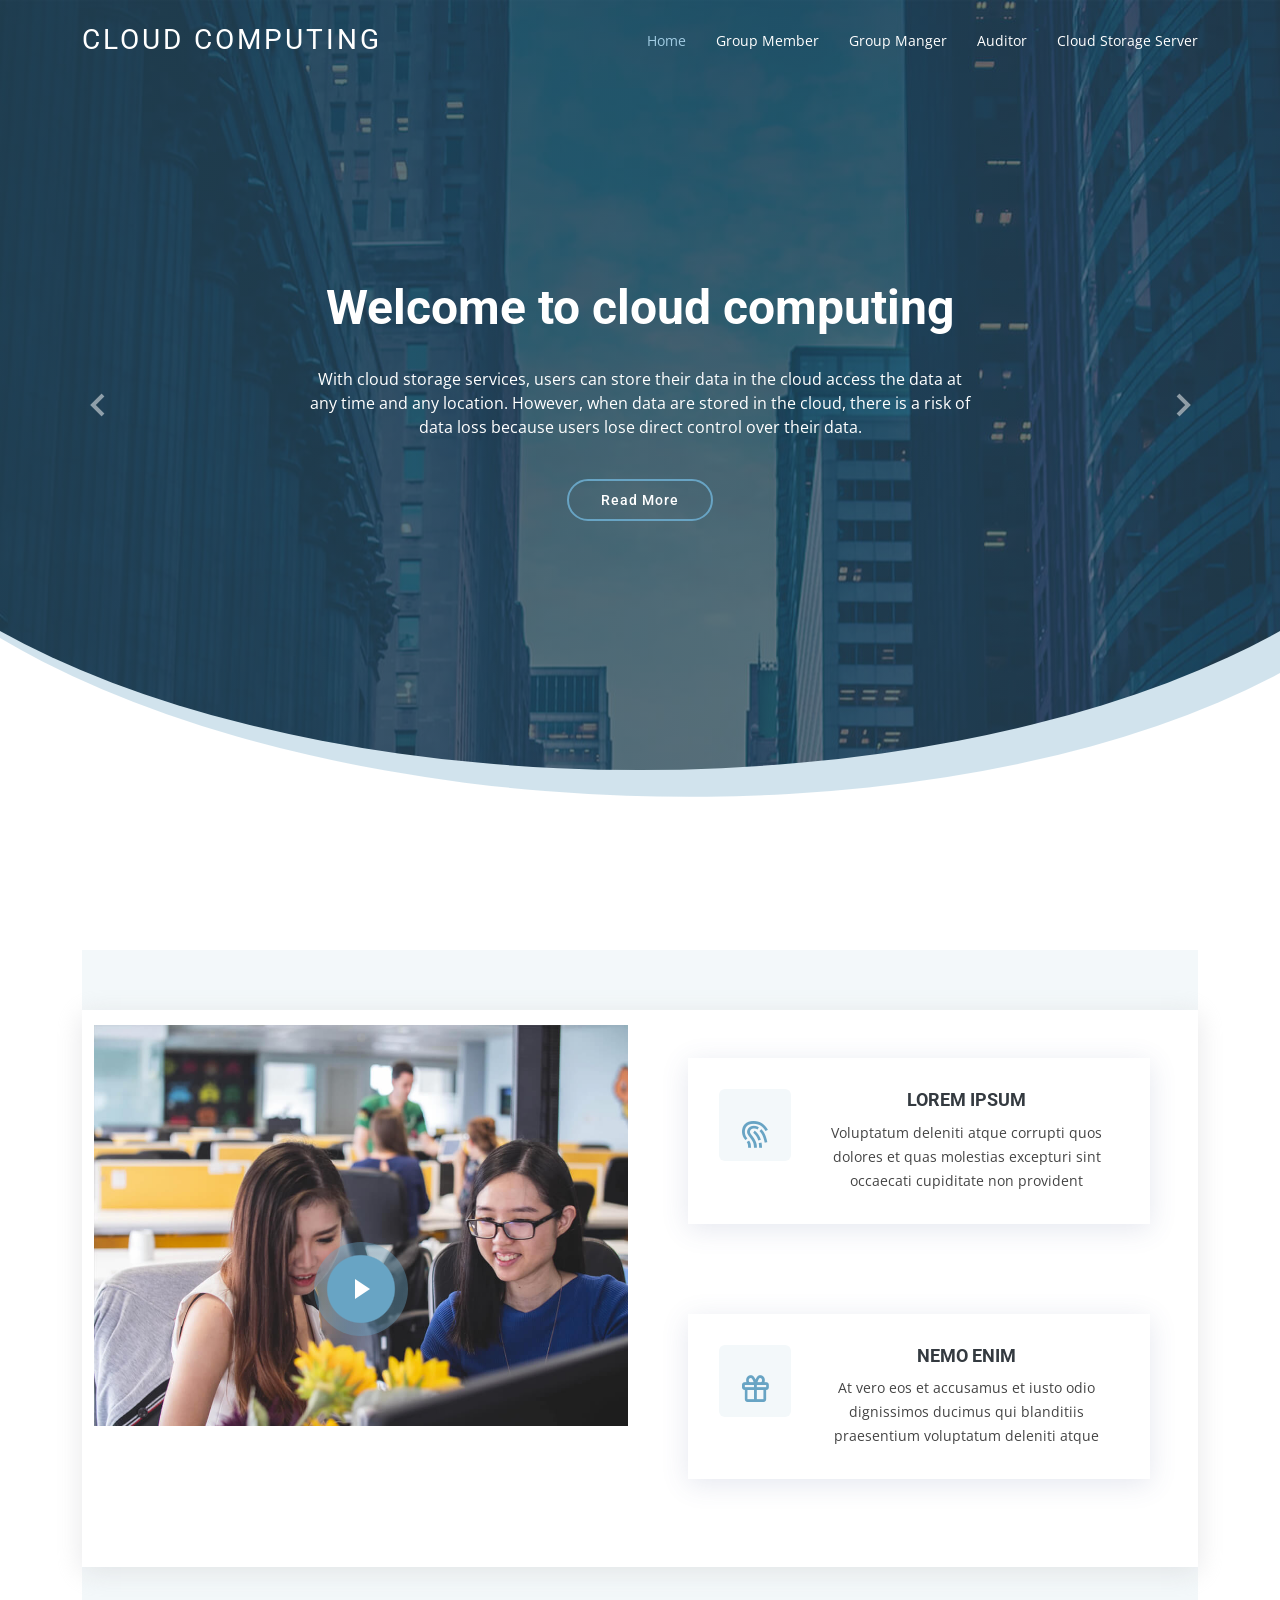
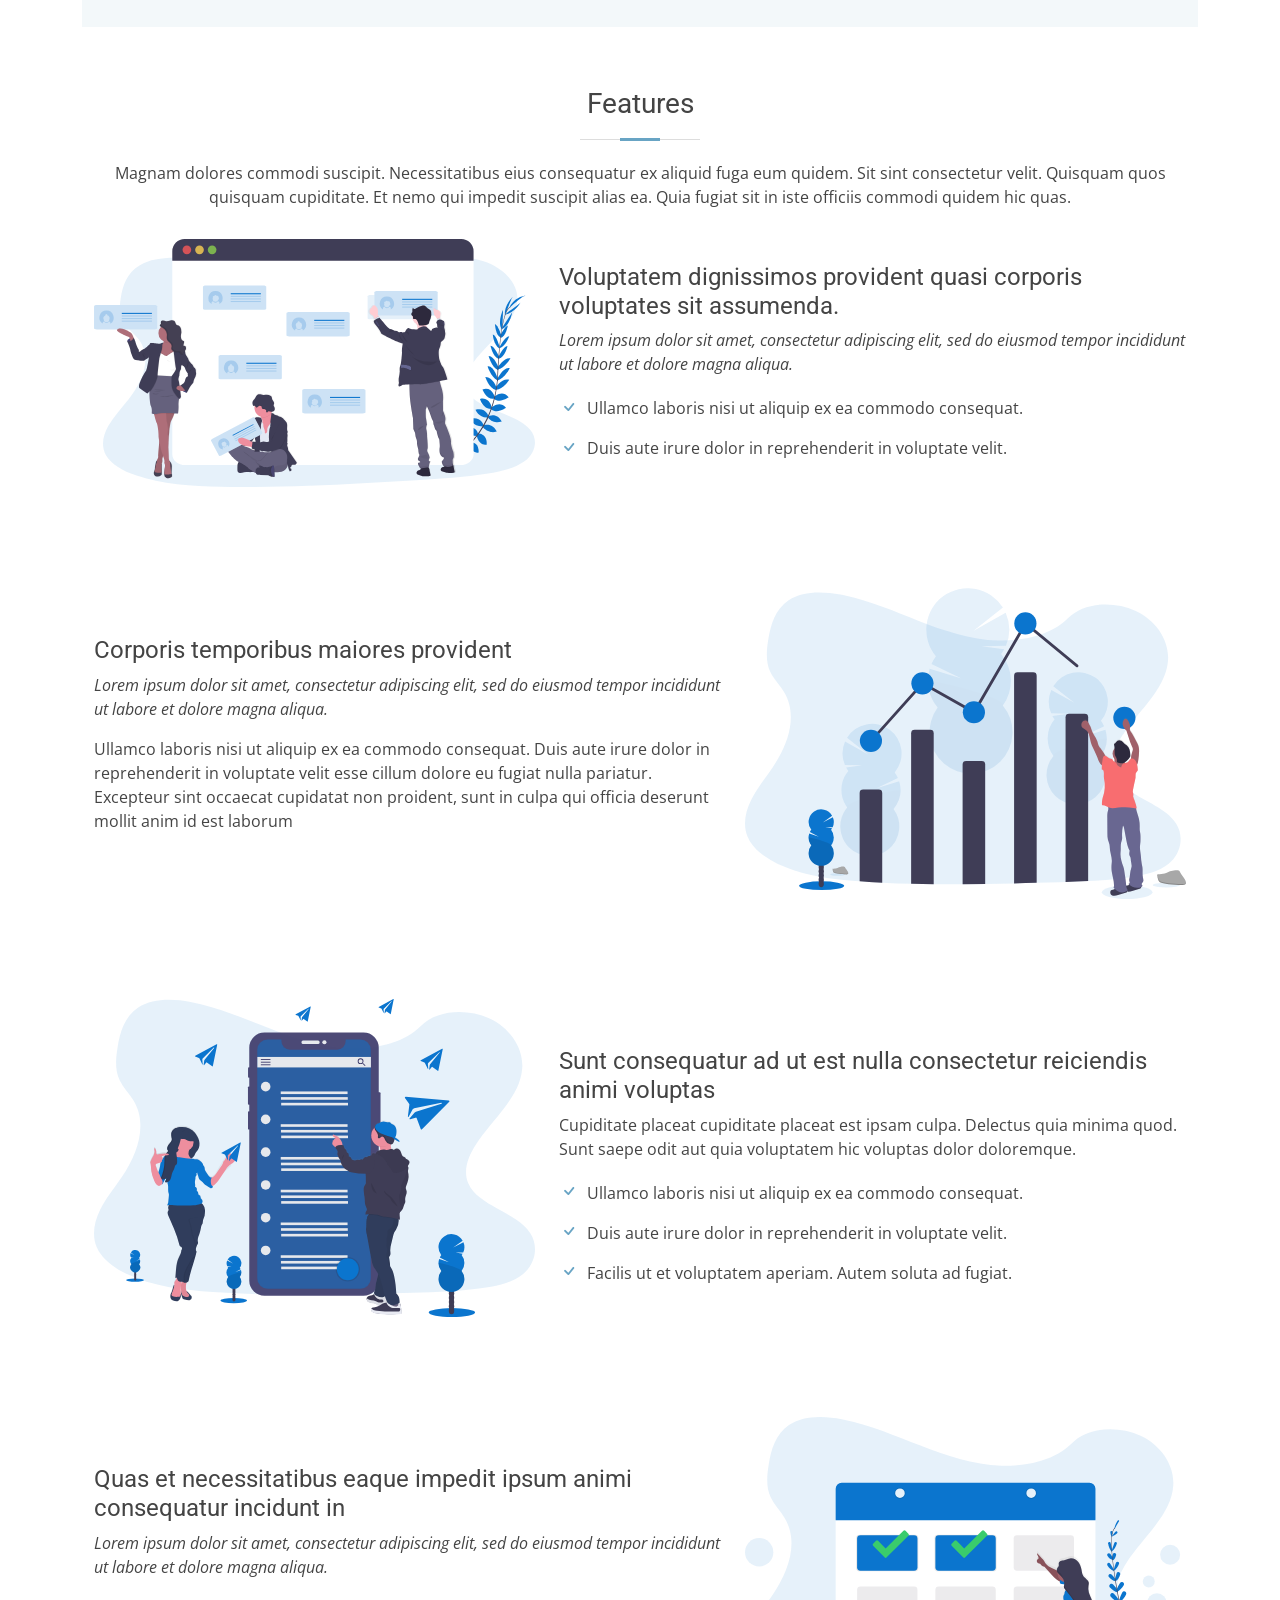
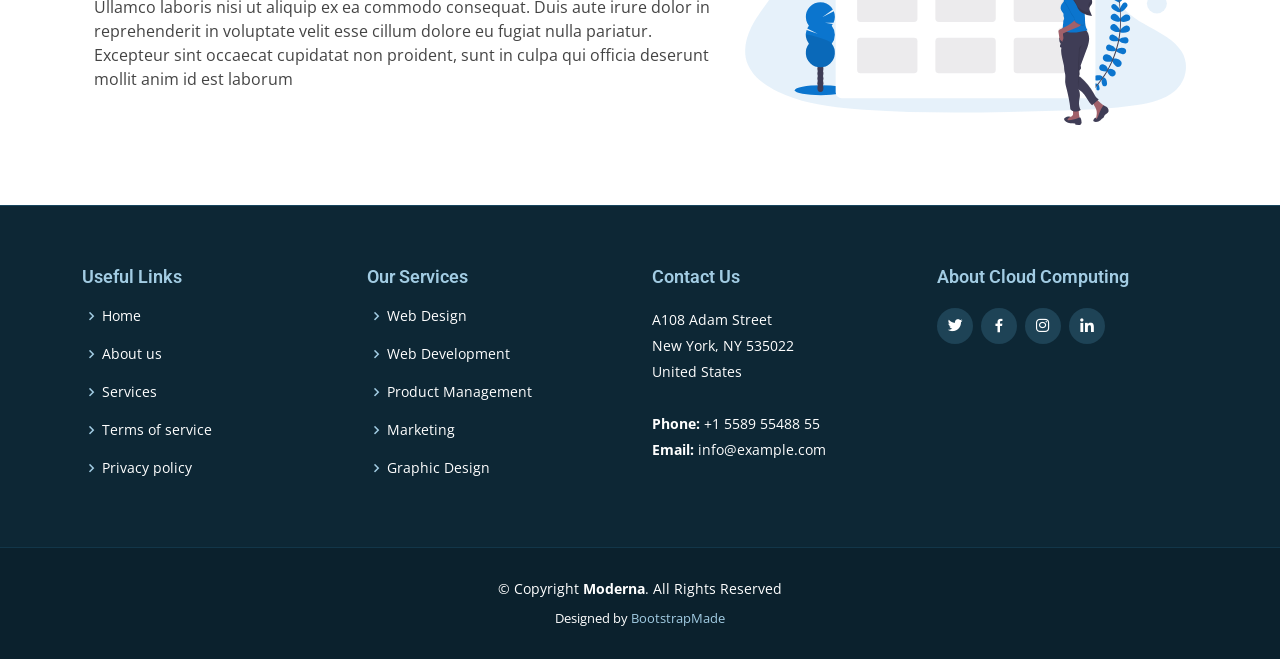
<file: MJCC16-2025/WebContent/index.html>
<!DOCTYPE html>
<html lang="en">

<head>
  <meta charset="utf-8">
  <meta content="width=device-width, initial-scale=1.0" name="viewport">

  <title>vtjcc07</title>
  <meta content="" name="description">
  <meta content="" name="keywords">

  <!-- Favicons -->
  <link href="assets/img/favicon.png" rel="icon">
  <link href="assets/img/apple-touch-icon.png" rel="apple-touch-icon">

  <!-- Google Fonts -->
  <link href="https://fonts.googleapis.com/css?family=Open+Sans:300,300i,400,400i,600,600i,700,700i|Roboto:300,300i,400,400i,500,500i,700,700i&display=swap" rel="stylesheet">

  <!-- Vendor CSS Files -->
  <link href="assets/vendor/animate.css/animate.min.css" rel="stylesheet">
  <link href="assets/vendor/aos/aos.css" rel="stylesheet">
  <link href="assets/vendor/bootstrap/css/bootstrap.min.css" rel="stylesheet">
  <link href="assets/vendor/bootstrap-icons/bootstrap-icons.css" rel="stylesheet">
  <link href="assets/vendor/boxicons/css/boxicons.min.css" rel="stylesheet">
  <link href="assets/vendor/glightbox/css/glightbox.min.css" rel="stylesheet">
  <link href="assets/vendor/swiper/swiper-bundle.min.css" rel="stylesheet">

  <!-- Template Main CSS File -->
  <link href="assets/css/style.css" rel="stylesheet">

  <!-- =======================================================
  * Template Name: Moderna - v4.10.1
  * Template URL: https://bootstrapmade.com/free-bootstrap-template-corporate-moderna/
  * Author: BootstrapMade.com
  * License: https://bootstrapmade.com/license/
  ======================================================== -->
</head>

<body>

  <!-- ======= Header ======= -->
  <header id="header" class="fixed-top d-flex align-items-center header-transparent">
    <div class="container d-flex justify-content-between align-items-center">

      <div class="logo">
        <h1 class="text-light"><a href="index.html"><span>CLOUD COMPUTING</span></a></h1>
        <!-- Uncomment below if you prefer to use an image logo -->
        <!-- <a href="index.html"><img src="assets/img/logo.png" alt="" class="img-fluid"></a>-->
      </div>

      <nav id="navbar" class="navbar">
        <ul>
          <li><a class="active " href="index.html">Home</a></li>
          <li><a href="groupmember.html">Group Member</a></li>
          <li><a href="groupmanager.html">Group Manger</a></li>
          <li><a href="publicver.jsp"> Auditor</a></li>
          <li><a href="Cloudlogin.jsp">Cloud Storage Server</a></li>
         
         
         <!--  <li class="dropdown"><a href="#"><span>Drop Down</span> <i class="bi bi-chevron-down"></i></a>
            <ul>
              <li><a href="#">Drop Down 1</a></li>
              <li class="dropdown"><a href="#"><span>Deep Drop Down</span> <i class="bi bi-chevron-right"></i></a>
                <ul>
                  <li><a href="#">Deep Drop Down 1</a></li>
                  <li><a href="#">Deep Drop Down 2</a></li>
                  <li><a href="#">Deep Drop Down 3</a></li>
                  <li><a href="#">Deep Drop Down 4</a></li>
                  <li><a href="#">Deep Drop Down 5</a></li>
                </ul>
              </li>
              <li><a href="#">Drop Down 2</a></li>
              <li><a href="#">Drop Down 3</a></li>
              <li><a href="#">Drop Down 4</a></li>
            </ul>
          </li>
          <li><a href="contact.html">Contact Us</a></li> -->
        </ul>
        <i class="bi bi-list mobile-nav-toggle"></i>
      </nav><!-- .navbar -->

    </div>
  </header><!-- End Header -->

  <!-- ======= Hero Section ======= -->
  <section id="hero" class="d-flex justify-cntent-center align-items-center">
    <div id="heroCarousel" class="container carousel carousel-fade" data-bs-ride="carousel" data-bs-interval="5000">

      <!-- Slide 1 -->
      <div class="carousel-item active">
        <div class="carousel-container">
          <h2 class="animate__animated animate__fadeInDown">Welcome to <span>cloud computing</span></h2>
          <p class="animate__animated animate__fadeInUp">With cloud storage services, users can store their data in the cloud access the data
at any time and any location. However, when data are stored in the cloud, there is a risk of data loss because
users lose direct control over their data.</p>
          <a href="" class="btn-get-started animate__animated animate__fadeInUp">Read More</a>
        </div>
      </div>

      <!-- Slide 2 -->
      <div class="carousel-item">
        <div class="carousel-container">
          <h2 class="animate__animated animate__fadeInDown">Abstract</h2>
          <p class="animate__animated animate__fadeInUp">With cloud storage services, users can store their data in the cloud access the data
at any time and any location. However, when data are stored in the cloud, there is a risk of data loss because
users lose direct control over their data. To solve this problem, many cloud storage auditing techniques have
been studied.  proposed a public auditing scheme for shared data that supports data privacy,
identity traceability, and group dynamics. In this paper, we point out that their scheme is insecure against
tag forgery or proof forgery attacks, which means that, even if the cloud server has deleted some outsourced
data, it can still generate valid proof that the server had accurately stored the data. We then propose a new
scheme that provides the same functionalities and is secure against the above attacks. Moreover, we compare
the results with other schemes in terms of computation and communication costs.</p>
          <a href="" class="btn-get-started animate__animated animate__fadeInUp">Read More</a>
        </div>
      </div>

      

      <a class="carousel-control-prev" href="#heroCarousel" role="button" data-bs-slide="prev">
        <span class="carousel-control-prev-icon bx bx-chevron-left" aria-hidden="true"></span>
      </a>

      <a class="carousel-control-next" href="#heroCarousel" role="button" data-bs-slide="next">
        <span class="carousel-control-next-icon bx bx-chevron-right" aria-hidden="true"></span>
      </a>

    </div>
  </section><!-- End Hero -->

  <main id="main">

    <!-- ======= Services Section ======= -->
    <section class="services">
      <div class="container">

       
    <!-- ======= Why Us Section ======= -->
    <section class="why-us section-bg" data-aos="fade-up" date-aos-delay="200">
      <div class="container">

        <div class="row">
          <div class="col-lg-6 video-box">
            <img src="assets/img/why-us.jpg" class="img-fluid" alt="">
            <a href="https://in.video.search.yahoo.com/yhs/search?fr=yhs-fc-2461&ei=UTF-8&hsimp=yhs-2461&hspart=fc&param1=7&param2=eJwti0EKgzAQRa8ySwWJk5jEBo%2FRVREXqaYajImoxdLTd4Qym%2FfeZ0Y%2FtE13f3BEKYxsiy6SG2NuhNeEStRCkPQk3BD4lUgaJlAxITQTiuLoElUfCd%2BWaElfH4ItFUPITh%2BHdO4QD%2BDIsAEKWjbw0TIHu67Bne45%2B6NUVc0qDdk8HUsoIPjZwej6OeXQT1taXMnxxvA62O3Lbv7%2F8gPiqzrw&p=cloud+computing+tutorial&type=fc_ADDA49F0A8D_s58_g_e_d052722_n9998_c19#id=1&vid=7b3dfee40f3a49c26fdd85727904ce77&action=click" class="venobox play-btn mb-4" data-vbtype="video" data-autoplay="true"></a>
          </div>

          <div class="col-lg-6 d-flex flex-column justify-content-center p-5">

            <div class="icon-box">
              <div class="icon"><i class="bx bx-fingerprint"></i></div>
              <h4 class="title"><a href="">Lorem Ipsum</a></h4>
              <p class="description">Voluptatum deleniti atque corrupti quos dolores et quas molestias excepturi sint occaecati cupiditate non provident</p>
            </div>

            <div class="icon-box">
              <div class="icon"><i class="bx bx-gift"></i></div>
              <h4 class="title"><a href="">Nemo Enim</a></h4>
              <p class="description">At vero eos et accusamus et iusto odio dignissimos ducimus qui blanditiis praesentium voluptatum deleniti atque</p>
            </div>

          </div>
        </div>

      </div>
    </section><!-- End Why Us Section -->

    <!-- ======= Features Section ======= -->
    <section class="features">
      <div class="container">

        <div class="section-title">
          <h2>Features</h2>
          <p>Magnam dolores commodi suscipit. Necessitatibus eius consequatur ex aliquid fuga eum quidem. Sit sint consectetur velit. Quisquam quos quisquam cupiditate. Et nemo qui impedit suscipit alias ea. Quia fugiat sit in iste officiis commodi quidem hic quas.</p>
        </div>

        <div class="row" data-aos="fade-up">
          <div class="col-md-5">
            <img src="assets/img/features-1.svg" class="img-fluid" alt="">
          </div>
          <div class="col-md-7 pt-4">
            <h3>Voluptatem dignissimos provident quasi corporis voluptates sit assumenda.</h3>
            <p class="fst-italic">
              Lorem ipsum dolor sit amet, consectetur adipiscing elit, sed do eiusmod tempor incididunt ut labore et dolore
              magna aliqua.
            </p>
            <ul>
              <li><i class="bi bi-check"></i> Ullamco laboris nisi ut aliquip ex ea commodo consequat.</li>
              <li><i class="bi bi-check"></i> Duis aute irure dolor in reprehenderit in voluptate velit.</li>
            </ul>
          </div>
        </div>

        <div class="row" data-aos="fade-up">
          <div class="col-md-5 order-1 order-md-2">
            <img src="assets/img/features-2.svg" class="img-fluid" alt="">
          </div>
          <div class="col-md-7 pt-5 order-2 order-md-1">
            <h3>Corporis temporibus maiores provident</h3>
            <p class="fst-italic">
              Lorem ipsum dolor sit amet, consectetur adipiscing elit, sed do eiusmod tempor incididunt ut labore et dolore
              magna aliqua.
            </p>
            <p>
              Ullamco laboris nisi ut aliquip ex ea commodo consequat. Duis aute irure dolor in reprehenderit in voluptate
              velit esse cillum dolore eu fugiat nulla pariatur. Excepteur sint occaecat cupidatat non proident, sunt in
              culpa qui officia deserunt mollit anim id est laborum
            </p>
          </div>
        </div>

        <div class="row" data-aos="fade-up">
          <div class="col-md-5">
            <img src="assets/img/features-3.svg" class="img-fluid" alt="">
          </div>
          <div class="col-md-7 pt-5">
            <h3>Sunt consequatur ad ut est nulla consectetur reiciendis animi voluptas</h3>
            <p>Cupiditate placeat cupiditate placeat est ipsam culpa. Delectus quia minima quod. Sunt saepe odit aut quia voluptatem hic voluptas dolor doloremque.</p>
            <ul>
              <li><i class="bi bi-check"></i> Ullamco laboris nisi ut aliquip ex ea commodo consequat.</li>
              <li><i class="bi bi-check"></i> Duis aute irure dolor in reprehenderit in voluptate velit.</li>
              <li><i class="bi bi-check"></i> Facilis ut et voluptatem aperiam. Autem soluta ad fugiat.</li>
            </ul>
          </div>
        </div>

        <div class="row" data-aos="fade-up">
          <div class="col-md-5 order-1 order-md-2">
            <img src="assets/img/features-4.svg" class="img-fluid" alt="">
          </div>
          <div class="col-md-7 pt-5 order-2 order-md-1">
            <h3>Quas et necessitatibus eaque impedit ipsum animi consequatur incidunt in</h3>
            <p class="fst-italic">
              Lorem ipsum dolor sit amet, consectetur adipiscing elit, sed do eiusmod tempor incididunt ut labore et dolore
              magna aliqua.
            </p>
            <p>
              Ullamco laboris nisi ut aliquip ex ea commodo consequat. Duis aute irure dolor in reprehenderit in voluptate
              velit esse cillum dolore eu fugiat nulla pariatur. Excepteur sint occaecat cupidatat non proident, sunt in
              culpa qui officia deserunt mollit anim id est laborum
            </p>
          </div>
        </div>

      </div>
    </section><!-- End Features Section -->

  </main><!-- End #main -->

  <!-- ======= Footer ======= -->
  <footer id="footer" data-aos="fade-up" data-aos-easing="ease-in-out" data-aos-duration="500">

   

    <div class="footer-top">
      <div class="container">
        <div class="row">

          <div class="col-lg-3 col-md-6 footer-links">
            <h4>Useful Links</h4>
            <ul>
              <li><i class="bx bx-chevron-right"></i> <a href="#">Home</a></li>
              <li><i class="bx bx-chevron-right"></i> <a href="#">About us</a></li>
              <li><i class="bx bx-chevron-right"></i> <a href="#">Services</a></li>
              <li><i class="bx bx-chevron-right"></i> <a href="#">Terms of service</a></li>
              <li><i class="bx bx-chevron-right"></i> <a href="#">Privacy policy</a></li>
            </ul>
          </div>

          <div class="col-lg-3 col-md-6 footer-links">
            <h4>Our Services</h4>
            <ul>
              <li><i class="bx bx-chevron-right"></i> <a href="#">Web Design</a></li>
              <li><i class="bx bx-chevron-right"></i> <a href="#">Web Development</a></li>
              <li><i class="bx bx-chevron-right"></i> <a href="#">Product Management</a></li>
              <li><i class="bx bx-chevron-right"></i> <a href="#">Marketing</a></li>
              <li><i class="bx bx-chevron-right"></i> <a href="#">Graphic Design</a></li>
            </ul>
          </div>

          <div class="col-lg-3 col-md-6 footer-contact">
            <h4>Contact Us</h4>
            <p>
              A108 Adam Street <br>
              New York, NY 535022<br>
              United States <br><br>
              <strong>Phone:</strong> +1 5589 55488 55<br>
              <strong>Email:</strong> info@example.com<br>
            </p>

          </div>

          <div class="col-lg-3 col-md-6 footer-info">
            <h3>About Cloud Computing</h3>
            
            <div class="social-links mt-3">
              <a href="#" class="twitter"><i class="bx bxl-twitter"></i></a>
              <a href="#" class="facebook"><i class="bx bxl-facebook"></i></a>
              <a href="#" class="instagram"><i class="bx bxl-instagram"></i></a>
              <a href="#" class="linkedin"><i class="bx bxl-linkedin"></i></a>
            </div>
          </div>

        </div>
      </div>
    </div>

    <div class="container">
      <div class="copyright">
        &copy; Copyright <strong><span>Moderna</span></strong>. All Rights Reserved
      </div>
      <div class="credits">
        <!-- All the links in the footer should remain intact. -->
        <!-- You can delete the links only if you purchased the pro version. -->
        <!-- Licensing information: https://bootstrapmade.com/license/ -->
        <!-- Purchase the pro version with working PHP/AJAX contact form: https://bootstrapmade.com/free-bootstrap-template-corporate-moderna/ -->
        Designed by <a href="https://bootstrapmade.com/">BootstrapMade</a>
      </div>
    </div>
  </footer><!-- End Footer -->

  <a href="#" class="back-to-top d-flex align-items-center justify-content-center"><i class="bi bi-arrow-up-short"></i></a>

  <!-- Vendor JS Files -->
  <script src="assets/vendor/purecounter/purecounter_vanilla.js"></script>
  <script src="assets/vendor/aos/aos.js"></script>
  <script src="assets/vendor/bootstrap/js/bootstrap.bundle.min.js"></script>
  <script src="assets/vendor/glightbox/js/glightbox.min.js"></script>
  <script src="assets/vendor/isotope-layout/isotope.pkgd.min.js"></script>
  <script src="assets/vendor/swiper/swiper-bundle.min.js"></script>
  <script src="assets/vendor/waypoints/noframework.waypoints.js"></script>
  <script src="assets/vendor/php-email-form/validate.js"></script>

  <!-- Template Main JS File -->
  <script src="assets/js/main.js"></script>

</body>

</html>
</file>
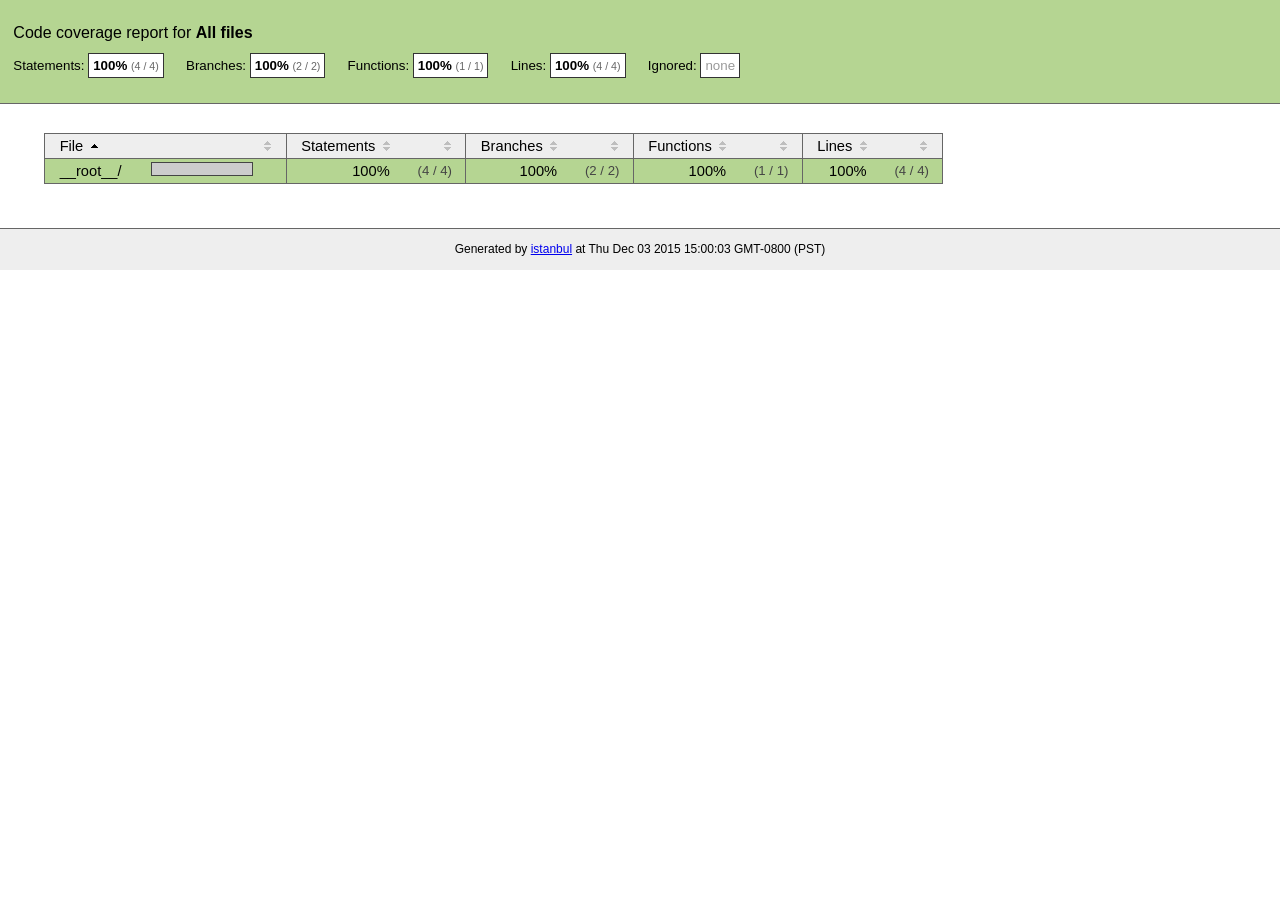
<file: .metadata/.plugins/org.eclipse.wildwebdeveloper.embedder.node/node-v16.14.2-win-x64/node_modules/npm/node_modules/unique-filename/coverage/index.html>
<!doctype html>
<html lang="en">
<head>
    <title>Code coverage report for All files</title>
    <meta charset="utf-8">
    <link rel="stylesheet" href="prettify.css">
    <link rel="stylesheet" href="base.css">
    <style type='text/css'>
        div.coverage-summary .sorter {
            background-image: url(sort-arrow-sprite.png);
        }
    </style>
</head>
<body>
<div class="header high">
    <h1>Code coverage report for <span class="entity">All files</span></h1>
    <h2>
        Statements: <span class="metric">100% <small>(4 / 4)</small></span> &nbsp;&nbsp;&nbsp;&nbsp;
        Branches: <span class="metric">100% <small>(2 / 2)</small></span> &nbsp;&nbsp;&nbsp;&nbsp;
        Functions: <span class="metric">100% <small>(1 / 1)</small></span> &nbsp;&nbsp;&nbsp;&nbsp;
        Lines: <span class="metric">100% <small>(4 / 4)</small></span> &nbsp;&nbsp;&nbsp;&nbsp;
        Ignored: <span class="metric"><span class="ignore-none">none</span></span> &nbsp;&nbsp;&nbsp;&nbsp;
    </h2>
    <div class="path"></div>
</div>
<div class="body">
<div class="coverage-summary">
<table>
<thead>
<tr>
   <th data-col="file" data-fmt="html" data-html="true" class="file">File</th>
   <th data-col="pic" data-type="number" data-fmt="html" data-html="true" class="pic"></th>
   <th data-col="statements" data-type="number" data-fmt="pct" class="pct">Statements</th>
   <th data-col="statements_raw" data-type="number" data-fmt="html" class="abs"></th>
   <th data-col="branches" data-type="number" data-fmt="pct" class="pct">Branches</th>
   <th data-col="branches_raw" data-type="number" data-fmt="html" class="abs"></th>
   <th data-col="functions" data-type="number" data-fmt="pct" class="pct">Functions</th>
   <th data-col="functions_raw" data-type="number" data-fmt="html" class="abs"></th>
   <th data-col="lines" data-type="number" data-fmt="pct" class="pct">Lines</th>
   <th data-col="lines_raw" data-type="number" data-fmt="html" class="abs"></th>
</tr>
</thead>
<tbody><tr>
	<td class="file high" data-value="__root__/"><a href="__root__/index.html">__root__/</a></td>
	<td data-value="100" class="pic high"><span class="cover-fill cover-full" style="width: 100px;"></span><span class="cover-empty" style="width:0px;"></span></td>
	<td data-value="100" class="pct high">100%</td>
	<td data-value="4" class="abs high">(4&nbsp;/&nbsp;4)</td>
	<td data-value="100" class="pct high">100%</td>
	<td data-value="2" class="abs high">(2&nbsp;/&nbsp;2)</td>
	<td data-value="100" class="pct high">100%</td>
	<td data-value="1" class="abs high">(1&nbsp;/&nbsp;1)</td>
	<td data-value="100" class="pct high">100%</td>
	<td data-value="4" class="abs high">(4&nbsp;/&nbsp;4)</td>
	</tr>

</tbody>
</table>
</div>
</div>
<div class="footer">
    <div class="meta">Generated by <a href="http://istanbul-js.org/" target="_blank">istanbul</a> at Thu Dec 03 2015 15:00:03 GMT-0800 (PST)</div>
</div>
<script src="prettify.js"></script>
<script>
window.onload = function () {
        if (typeof prettyPrint === 'function') {
            prettyPrint();
        }
};
</script>
<script src="sorter.js"></script>
</body>
</html>
</file>
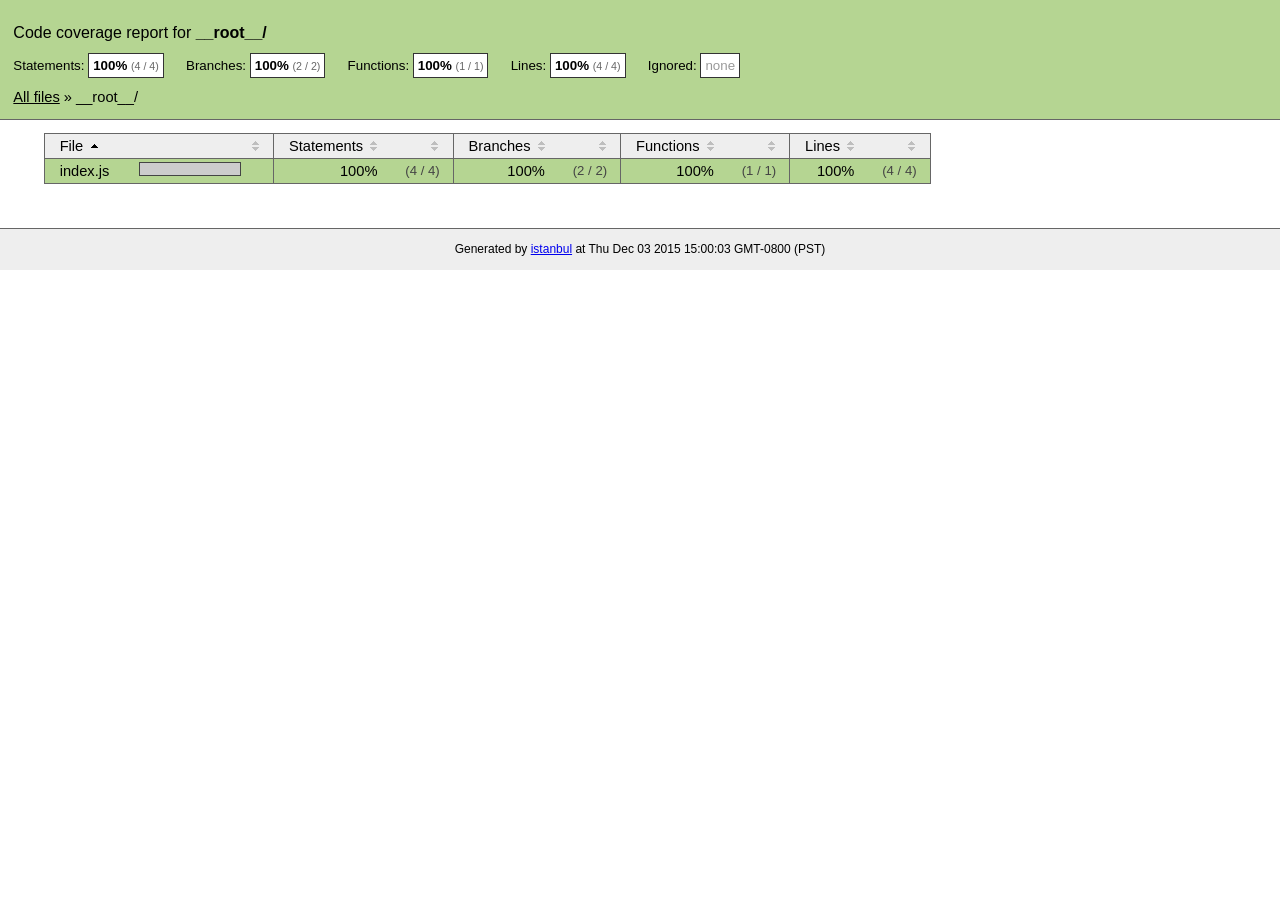
<file: .metadata/.plugins/org.eclipse.wildwebdeveloper.embedder.node/node-v16.14.2-win-x64/node_modules/npm/node_modules/unique-filename/coverage/__root__/index.html>
<!doctype html>
<html lang="en">
<head>
    <title>Code coverage report for __root__/</title>
    <meta charset="utf-8">
    <link rel="stylesheet" href="../prettify.css">
    <link rel="stylesheet" href="../base.css">
    <style type='text/css'>
        div.coverage-summary .sorter {
            background-image: url(../sort-arrow-sprite.png);
        }
    </style>
</head>
<body>
<div class="header high">
    <h1>Code coverage report for <span class="entity">__root__/</span></h1>
    <h2>
        Statements: <span class="metric">100% <small>(4 / 4)</small></span> &nbsp;&nbsp;&nbsp;&nbsp;
        Branches: <span class="metric">100% <small>(2 / 2)</small></span> &nbsp;&nbsp;&nbsp;&nbsp;
        Functions: <span class="metric">100% <small>(1 / 1)</small></span> &nbsp;&nbsp;&nbsp;&nbsp;
        Lines: <span class="metric">100% <small>(4 / 4)</small></span> &nbsp;&nbsp;&nbsp;&nbsp;
        Ignored: <span class="metric"><span class="ignore-none">none</span></span> &nbsp;&nbsp;&nbsp;&nbsp;
    </h2>
    <div class="path"><a href="../index.html">All files</a> &#187; __root__/</div>
</div>
<div class="body">
<div class="coverage-summary">
<table>
<thead>
<tr>
   <th data-col="file" data-fmt="html" data-html="true" class="file">File</th>
   <th data-col="pic" data-type="number" data-fmt="html" data-html="true" class="pic"></th>
   <th data-col="statements" data-type="number" data-fmt="pct" class="pct">Statements</th>
   <th data-col="statements_raw" data-type="number" data-fmt="html" class="abs"></th>
   <th data-col="branches" data-type="number" data-fmt="pct" class="pct">Branches</th>
   <th data-col="branches_raw" data-type="number" data-fmt="html" class="abs"></th>
   <th data-col="functions" data-type="number" data-fmt="pct" class="pct">Functions</th>
   <th data-col="functions_raw" data-type="number" data-fmt="html" class="abs"></th>
   <th data-col="lines" data-type="number" data-fmt="pct" class="pct">Lines</th>
   <th data-col="lines_raw" data-type="number" data-fmt="html" class="abs"></th>
</tr>
</thead>
<tbody><tr>
	<td class="file high" data-value="index.js"><a href="index.js.html">index.js</a></td>
	<td data-value="100" class="pic high"><span class="cover-fill cover-full" style="width: 100px;"></span><span class="cover-empty" style="width:0px;"></span></td>
	<td data-value="100" class="pct high">100%</td>
	<td data-value="4" class="abs high">(4&nbsp;/&nbsp;4)</td>
	<td data-value="100" class="pct high">100%</td>
	<td data-value="2" class="abs high">(2&nbsp;/&nbsp;2)</td>
	<td data-value="100" class="pct high">100%</td>
	<td data-value="1" class="abs high">(1&nbsp;/&nbsp;1)</td>
	<td data-value="100" class="pct high">100%</td>
	<td data-value="4" class="abs high">(4&nbsp;/&nbsp;4)</td>
	</tr>

</tbody>
</table>
</div>
</div>
<div class="footer">
    <div class="meta">Generated by <a href="http://istanbul-js.org/" target="_blank">istanbul</a> at Thu Dec 03 2015 15:00:03 GMT-0800 (PST)</div>
</div>
<script src="../prettify.js"></script>
<script>
window.onload = function () {
        if (typeof prettyPrint === 'function') {
            prettyPrint();
        }
};
</script>
<script src="../sorter.js"></script>
</body>
</html>
</file>
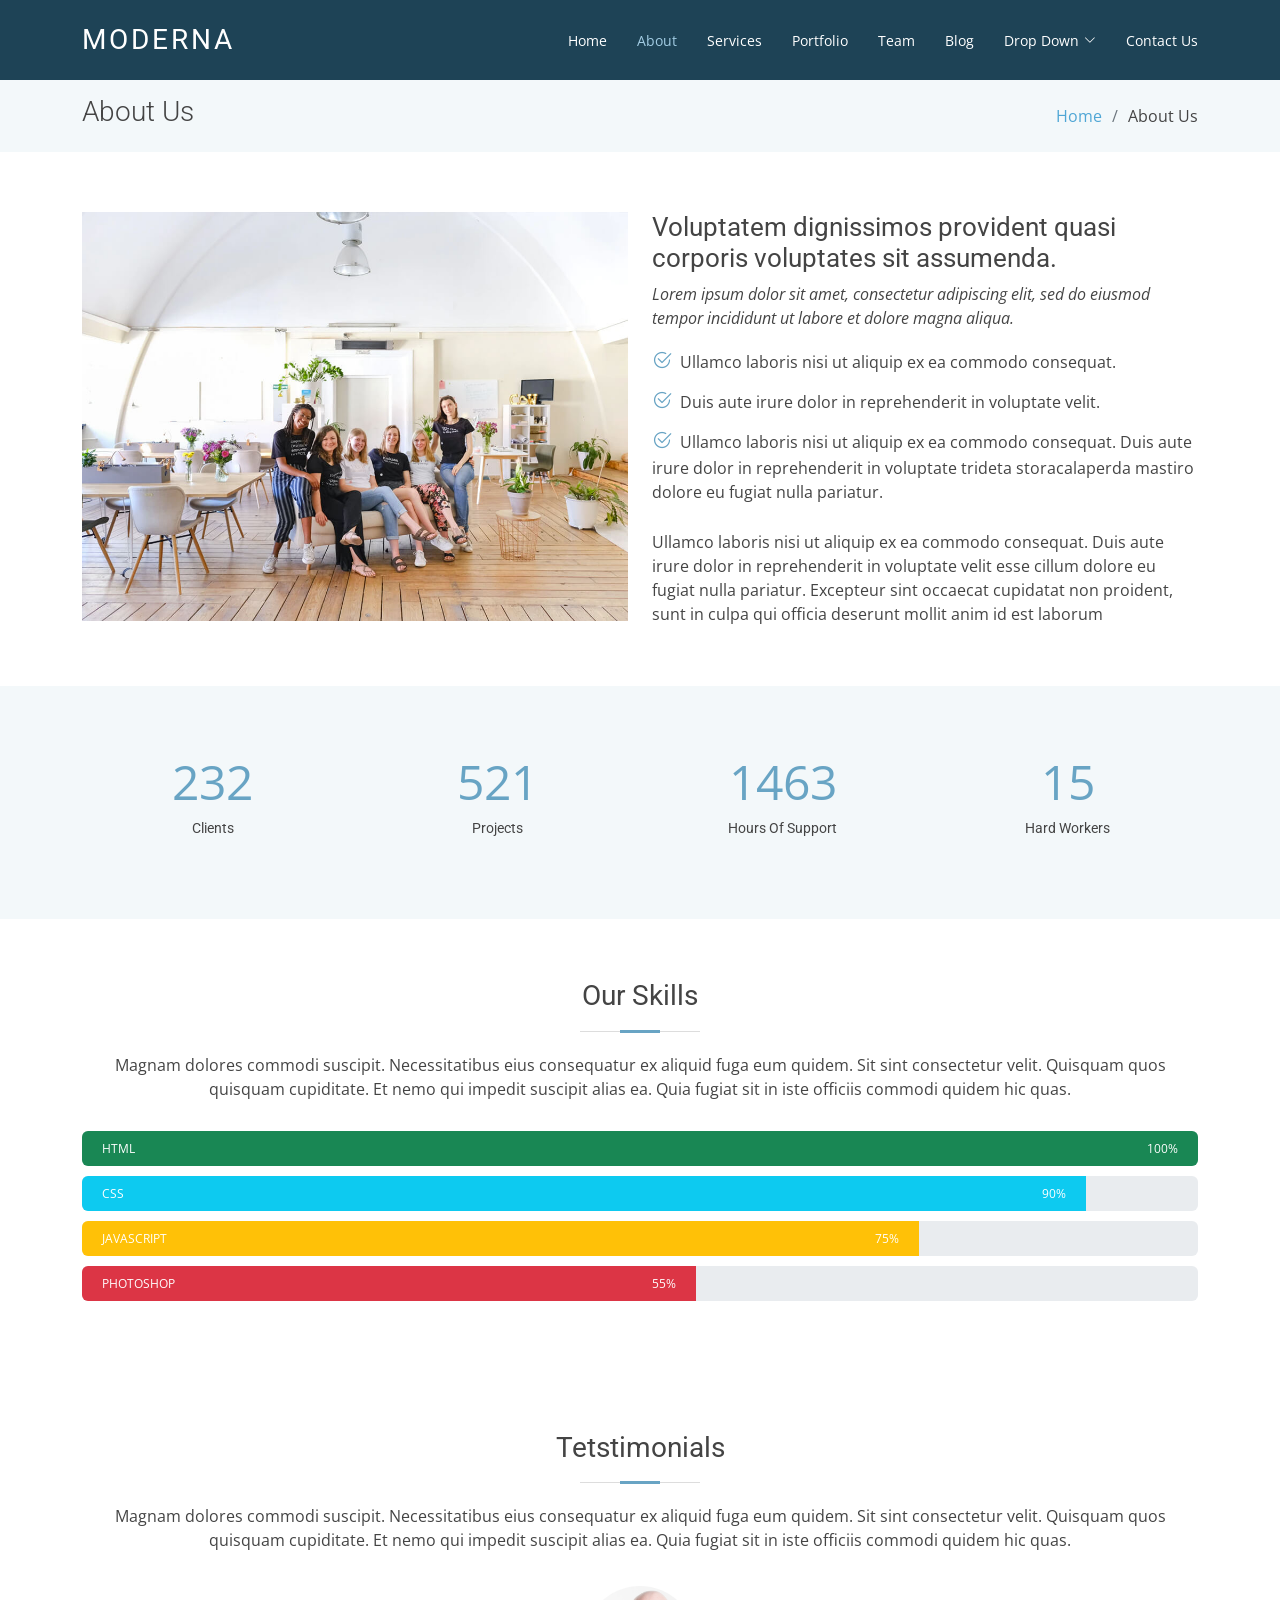
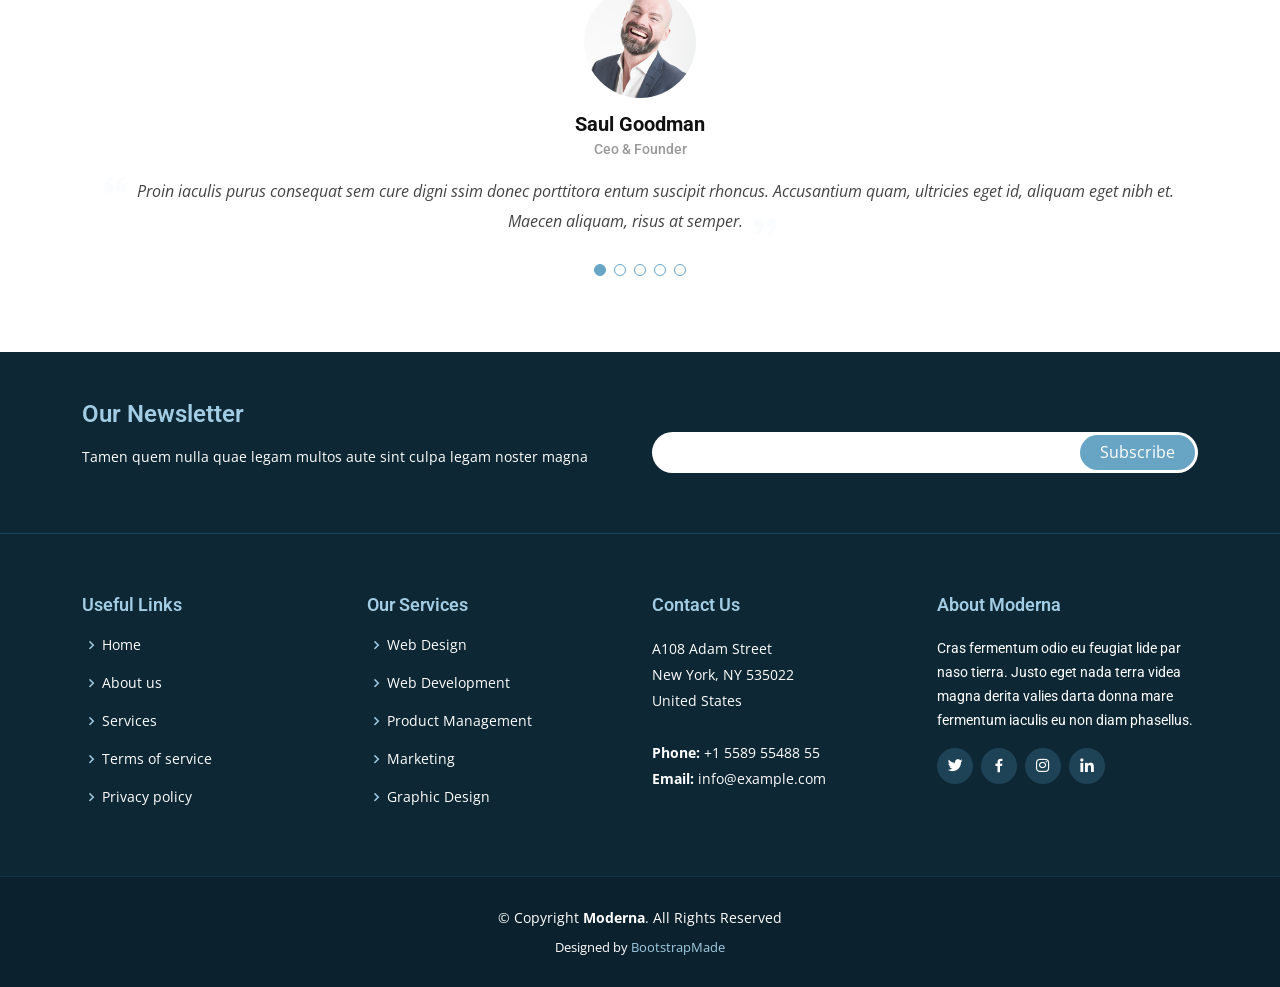
<file: MJCC16-2025/WebContent/about.html>
<!DOCTYPE html>
<html lang="en">

<head>
  <meta charset="utf-8">
  <meta content="width=device-width, initial-scale=1.0" name="viewport">

  <title>About - Moderna Bootstrap Template</title>
  <meta content="" name="description">
  <meta content="" name="keywords">

  <!-- Favicons -->
  <link href="assets/img/favicon.png" rel="icon">
  <link href="assets/img/apple-touch-icon.png" rel="apple-touch-icon">

  <!-- Google Fonts -->
  <link href="https://fonts.googleapis.com/css?family=Open+Sans:300,300i,400,400i,600,600i,700,700i|Roboto:300,300i,400,400i,500,500i,700,700i&display=swap" rel="stylesheet">

  <!-- Vendor CSS Files -->
  <link href="assets/vendor/animate.css/animate.min.css" rel="stylesheet">
  <link href="assets/vendor/aos/aos.css" rel="stylesheet">
  <link href="assets/vendor/bootstrap/css/bootstrap.min.css" rel="stylesheet">
  <link href="assets/vendor/bootstrap-icons/bootstrap-icons.css" rel="stylesheet">
  <link href="assets/vendor/boxicons/css/boxicons.min.css" rel="stylesheet">
  <link href="assets/vendor/glightbox/css/glightbox.min.css" rel="stylesheet">
  <link href="assets/vendor/swiper/swiper-bundle.min.css" rel="stylesheet">

  <!-- Template Main CSS File -->
  <link href="assets/css/style.css" rel="stylesheet">

  <!-- =======================================================
  * Template Name: Moderna - v4.10.1
  * Template URL: https://bootstrapmade.com/free-bootstrap-template-corporate-moderna/
  * Author: BootstrapMade.com
  * License: https://bootstrapmade.com/license/
  ======================================================== -->
</head>

<body>

  <!-- ======= Header ======= -->
  <header id="header" class="fixed-top d-flex align-items-center ">
    <div class="container d-flex justify-content-between align-items-center">

      <div class="logo">
        <h1 class="text-light"><a href="index.html"><span>Moderna</span></a></h1>
        <!-- Uncomment below if you prefer to use an image logo -->
        <!-- <a href="index.html"><img src="assets/img/logo.png" alt="" class="img-fluid"></a>-->
      </div>

      <nav id="navbar" class="navbar">
        <ul>
          <li><a class="" href="index.html">Home</a></li>
          <li><a class="active" href="about.html">About</a></li>
          <li><a href="services.html">Services</a></li>
          <li><a href="portfolio.html">Portfolio</a></li>
          <li><a href="team.html">Team</a></li>
          <li><a href="blog.html">Blog</a></li>
          <li class="dropdown"><a href="#"><span>Drop Down</span> <i class="bi bi-chevron-down"></i></a>
            <ul>
              <li><a href="#">Drop Down 1</a></li>
              <li class="dropdown"><a href="#"><span>Deep Drop Down</span> <i class="bi bi-chevron-right"></i></a>
                <ul>
                  <li><a href="#">Deep Drop Down 1</a></li>
                  <li><a href="#">Deep Drop Down 2</a></li>
                  <li><a href="#">Deep Drop Down 3</a></li>
                  <li><a href="#">Deep Drop Down 4</a></li>
                  <li><a href="#">Deep Drop Down 5</a></li>
                </ul>
              </li>
              <li><a href="#">Drop Down 2</a></li>
              <li><a href="#">Drop Down 3</a></li>
              <li><a href="#">Drop Down 4</a></li>
            </ul>
          </li>
          <li><a href="contact.html">Contact Us</a></li>
        </ul>
        <i class="bi bi-list mobile-nav-toggle"></i>
      </nav><!-- .navbar -->

    </div>
  </header><!-- End Header -->

  <main id="main">

    <!-- ======= About Us Section ======= -->
    <section class="breadcrumbs">
      <div class="container">

        <div class="d-flex justify-content-between align-items-center">
          <h2>About Us</h2>
          <ol>
            <li><a href="index.html">Home</a></li>
            <li>About Us</li>
          </ol>
        </div>

      </div>
    </section><!-- End About Us Section -->

    <!-- ======= About Section ======= -->
    <section class="about" data-aos="fade-up">
      <div class="container">

        <div class="row">
          <div class="col-lg-6">
            <img src="assets/img/about.jpg" class="img-fluid" alt="">
          </div>
          <div class="col-lg-6 pt-4 pt-lg-0">
            <h3>Voluptatem dignissimos provident quasi corporis voluptates sit assumenda.</h3>
            <p class="fst-italic">
              Lorem ipsum dolor sit amet, consectetur adipiscing elit, sed do eiusmod tempor incididunt ut labore et dolore
              magna aliqua.
            </p>
            <ul>
              <li><i class="bi bi-check2-circle"></i> Ullamco laboris nisi ut aliquip ex ea commodo consequat.</li>
              <li><i class="bi bi-check2-circle"></i> Duis aute irure dolor in reprehenderit in voluptate velit.</li>
              <li><i class="bi bi-check2-circle"></i> Ullamco laboris nisi ut aliquip ex ea commodo consequat. Duis aute irure dolor in reprehenderit in voluptate trideta storacalaperda mastiro dolore eu fugiat nulla pariatur.</li>
            </ul>
            <p>
              Ullamco laboris nisi ut aliquip ex ea commodo consequat. Duis aute irure dolor in reprehenderit in voluptate
              velit esse cillum dolore eu fugiat nulla pariatur. Excepteur sint occaecat cupidatat non proident, sunt in
              culpa qui officia deserunt mollit anim id est laborum
            </p>
          </div>
        </div>

      </div>
    </section><!-- End About Section -->

    <!-- ======= Facts Section ======= -->
    <section class="facts section-bg" data-aos="fade-up">
      <div class="container">

        <div class="row counters">

          <div class="col-lg-3 col-6 text-center">
            <span data-purecounter-start="0" data-purecounter-end="232" data-purecounter-duration="1" class="purecounter"></span>
            <p>Clients</p>
          </div>

          <div class="col-lg-3 col-6 text-center">
            <span data-purecounter-start="0" data-purecounter-end="521" data-purecounter-duration="1" class="purecounter"></span>
            <p>Projects</p>
          </div>

          <div class="col-lg-3 col-6 text-center">
            <span data-purecounter-start="0" data-purecounter-end="1463" data-purecounter-duration="1" class="purecounter"></span>
            <p>Hours Of Support</p>
          </div>

          <div class="col-lg-3 col-6 text-center">
            <span data-purecounter-start="0" data-purecounter-end="15" data-purecounter-duration="1" class="purecounter"></span>
            <p>Hard Workers</p>
          </div>

        </div>

      </div>
    </section><!-- End Facts Section -->

    <!-- ======= Our Skills Section ======= -->
    <section class="skills" data-aos="fade-up">
      <div class="container">

        <div class="section-title">
          <h2>Our Skills</h2>
          <p>Magnam dolores commodi suscipit. Necessitatibus eius consequatur ex aliquid fuga eum quidem. Sit sint consectetur velit. Quisquam quos quisquam cupiditate. Et nemo qui impedit suscipit alias ea. Quia fugiat sit in iste officiis commodi quidem hic quas.</p>
        </div>

        <div class="skills-content">

          <div class="progress">
            <div class="progress-bar bg-success" role="progressbar" aria-valuenow="100" aria-valuemin="0" aria-valuemax="100">
              <span class="skill">HTML <i class="val">100%</i></span>
            </div>
          </div>

          <div class="progress">
            <div class="progress-bar bg-info" role="progressbar" aria-valuenow="90" aria-valuemin="0" aria-valuemax="100">
              <span class="skill">CSS <i class="val">90%</i></span>
            </div>
          </div>

          <div class="progress">
            <div class="progress-bar bg-warning" role="progressbar" aria-valuenow="75" aria-valuemin="0" aria-valuemax="100">
              <span class="skill">JavaScript <i class="val">75%</i></span>
            </div>
          </div>

          <div class="progress">
            <div class="progress-bar bg-danger" role="progressbar" aria-valuenow="55" aria-valuemin="0" aria-valuemax="100">
              <span class="skill">Photoshop <i class="val">55%</i></span>
            </div>
          </div>

        </div>

      </div>
    </section><!-- End Our Skills Section -->

    <!-- ======= Tetstimonials Section ======= -->
    <section class="testimonials" data-aos="fade-up">
      <div class="container">

        <div class="section-title">
          <h2>Tetstimonials</h2>
          <p>Magnam dolores commodi suscipit. Necessitatibus eius consequatur ex aliquid fuga eum quidem. Sit sint consectetur velit. Quisquam quos quisquam cupiditate. Et nemo qui impedit suscipit alias ea. Quia fugiat sit in iste officiis commodi quidem hic quas.</p>
        </div>

        <div class="testimonials-carousel swiper">
          <div class="swiper-wrapper">
            <div class="testimonial-item swiper-slide">
              <img src="assets/img/testimonials/testimonials-1.jpg" class="testimonial-img" alt="">
              <h3>Saul Goodman</h3>
              <h4>Ceo &amp; Founder</h4>
              <p>
                <i class="bx bxs-quote-alt-left quote-icon-left"></i>
                Proin iaculis purus consequat sem cure digni ssim donec porttitora entum suscipit rhoncus. Accusantium quam, ultricies eget id, aliquam eget nibh et. Maecen aliquam, risus at semper.
                <i class="bx bxs-quote-alt-right quote-icon-right"></i>
              </p>
            </div>

            <div class="testimonial-item swiper-slide">
              <img src="assets/img/testimonials/testimonials-2.jpg" class="testimonial-img" alt="">
              <h3>Sara Wilsson</h3>
              <h4>Designer</h4>
              <p>
                <i class="bx bxs-quote-alt-left quote-icon-left"></i>
                Export tempor illum tamen malis malis eram quae irure esse labore quem cillum quid cillum eram malis quorum velit fore eram velit sunt aliqua noster fugiat irure amet legam anim culpa.
                <i class="bx bxs-quote-alt-right quote-icon-right"></i>
              </p>
            </div>

            <div class="testimonial-item swiper-slide">
              <img src="assets/img/testimonials/testimonials-3.jpg" class="testimonial-img" alt="">
              <h3>Jena Karlis</h3>
              <h4>Store Owner</h4>
              <p>
                <i class="bx bxs-quote-alt-left quote-icon-left"></i>
                Enim nisi quem export duis labore cillum quae magna enim sint quorum nulla quem veniam duis minim tempor labore quem eram duis noster aute amet eram fore quis sint minim.
                <i class="bx bxs-quote-alt-right quote-icon-right"></i>
              </p>
            </div>

            <div class="testimonial-item swiper-slide">
              <img src="assets/img/testimonials/testimonials-4.jpg" class="testimonial-img" alt="">
              <h3>Matt Brandon</h3>
              <h4>Freelancer</h4>
              <p>
                <i class="bx bxs-quote-alt-left quote-icon-left"></i>
                Fugiat enim eram quae cillum dolore dolor amet nulla culpa multos export minim fugiat minim velit minim dolor enim duis veniam ipsum anim magna sunt elit fore quem dolore labore illum veniam.
                <i class="bx bxs-quote-alt-right quote-icon-right"></i>
              </p>
            </div>

            <div class="testimonial-item swiper-slide">
              <img src="assets/img/testimonials/testimonials-5.jpg" class="testimonial-img" alt="">
              <h3>John Larson</h3>
              <h4>Entrepreneur</h4>
              <p>
                <i class="bx bxs-quote-alt-left quote-icon-left"></i>
                Quis quorum aliqua sint quem legam fore sunt eram irure aliqua veniam tempor noster veniam enim culpa labore duis sunt culpa nulla illum cillum fugiat legam esse veniam culpa fore nisi cillum quid.
                <i class="bx bxs-quote-alt-right quote-icon-right"></i>
              </p>
            </div>
          </div>
          <div class="swiper-pagination"></div>
        </div>

      </div>
    </section><!-- End Ttstimonials Section -->

  </main><!-- End #main -->

  <!-- ======= Footer ======= -->
  <footer id="footer" data-aos="fade-up" data-aos-easing="ease-in-out" data-aos-duration="500">

    <div class="footer-newsletter">
      <div class="container">
        <div class="row">
          <div class="col-lg-6">
            <h4>Our Newsletter</h4>
            <p>Tamen quem nulla quae legam multos aute sint culpa legam noster magna</p>
          </div>
          <div class="col-lg-6">
            <form action="" method="post">
              <input type="email" name="email"><input type="submit" value="Subscribe">
            </form>
          </div>
        </div>
      </div>
    </div>

    <div class="footer-top">
      <div class="container">
        <div class="row">

          <div class="col-lg-3 col-md-6 footer-links">
            <h4>Useful Links</h4>
            <ul>
              <li><i class="bx bx-chevron-right"></i> <a href="#">Home</a></li>
              <li><i class="bx bx-chevron-right"></i> <a href="#">About us</a></li>
              <li><i class="bx bx-chevron-right"></i> <a href="#">Services</a></li>
              <li><i class="bx bx-chevron-right"></i> <a href="#">Terms of service</a></li>
              <li><i class="bx bx-chevron-right"></i> <a href="#">Privacy policy</a></li>
            </ul>
          </div>

          <div class="col-lg-3 col-md-6 footer-links">
            <h4>Our Services</h4>
            <ul>
              <li><i class="bx bx-chevron-right"></i> <a href="#">Web Design</a></li>
              <li><i class="bx bx-chevron-right"></i> <a href="#">Web Development</a></li>
              <li><i class="bx bx-chevron-right"></i> <a href="#">Product Management</a></li>
              <li><i class="bx bx-chevron-right"></i> <a href="#">Marketing</a></li>
              <li><i class="bx bx-chevron-right"></i> <a href="#">Graphic Design</a></li>
            </ul>
          </div>

          <div class="col-lg-3 col-md-6 footer-contact">
            <h4>Contact Us</h4>
            <p>
              A108 Adam Street <br>
              New York, NY 535022<br>
              United States <br><br>
              <strong>Phone:</strong> +1 5589 55488 55<br>
              <strong>Email:</strong> info@example.com<br>
            </p>

          </div>

          <div class="col-lg-3 col-md-6 footer-info">
            <h3>About Moderna</h3>
            <p>Cras fermentum odio eu feugiat lide par naso tierra. Justo eget nada terra videa magna derita valies darta donna mare fermentum iaculis eu non diam phasellus.</p>
            <div class="social-links mt-3">
              <a href="#" class="twitter"><i class="bx bxl-twitter"></i></a>
              <a href="#" class="facebook"><i class="bx bxl-facebook"></i></a>
              <a href="#" class="instagram"><i class="bx bxl-instagram"></i></a>
              <a href="#" class="linkedin"><i class="bx bxl-linkedin"></i></a>
            </div>
          </div>

        </div>
      </div>
    </div>

    <div class="container">
      <div class="copyright">
        &copy; Copyright <strong><span>Moderna</span></strong>. All Rights Reserved
      </div>
      <div class="credits">
        <!-- All the links in the footer should remain intact. -->
        <!-- You can delete the links only if you purchased the pro version. -->
        <!-- Licensing information: https://bootstrapmade.com/license/ -->
        <!-- Purchase the pro version with working PHP/AJAX contact form: https://bootstrapmade.com/free-bootstrap-template-corporate-moderna/ -->
        Designed by <a href="https://bootstrapmade.com/">BootstrapMade</a>
      </div>
    </div>
  </footer><!-- End Footer -->

  <a href="#" class="back-to-top d-flex align-items-center justify-content-center"><i class="bi bi-arrow-up-short"></i></a>

  <!-- Vendor JS Files -->
  <script src="assets/vendor/purecounter/purecounter_vanilla.js"></script>
  <script src="assets/vendor/aos/aos.js"></script>
  <script src="assets/vendor/bootstrap/js/bootstrap.bundle.min.js"></script>
  <script src="assets/vendor/glightbox/js/glightbox.min.js"></script>
  <script src="assets/vendor/isotope-layout/isotope.pkgd.min.js"></script>
  <script src="assets/vendor/swiper/swiper-bundle.min.js"></script>
  <script src="assets/vendor/waypoints/noframework.waypoints.js"></script>
  <script src="assets/vendor/php-email-form/validate.js"></script>

  <!-- Template Main JS File -->
  <script src="assets/js/main.js"></script>

</body>

</html>
</file>
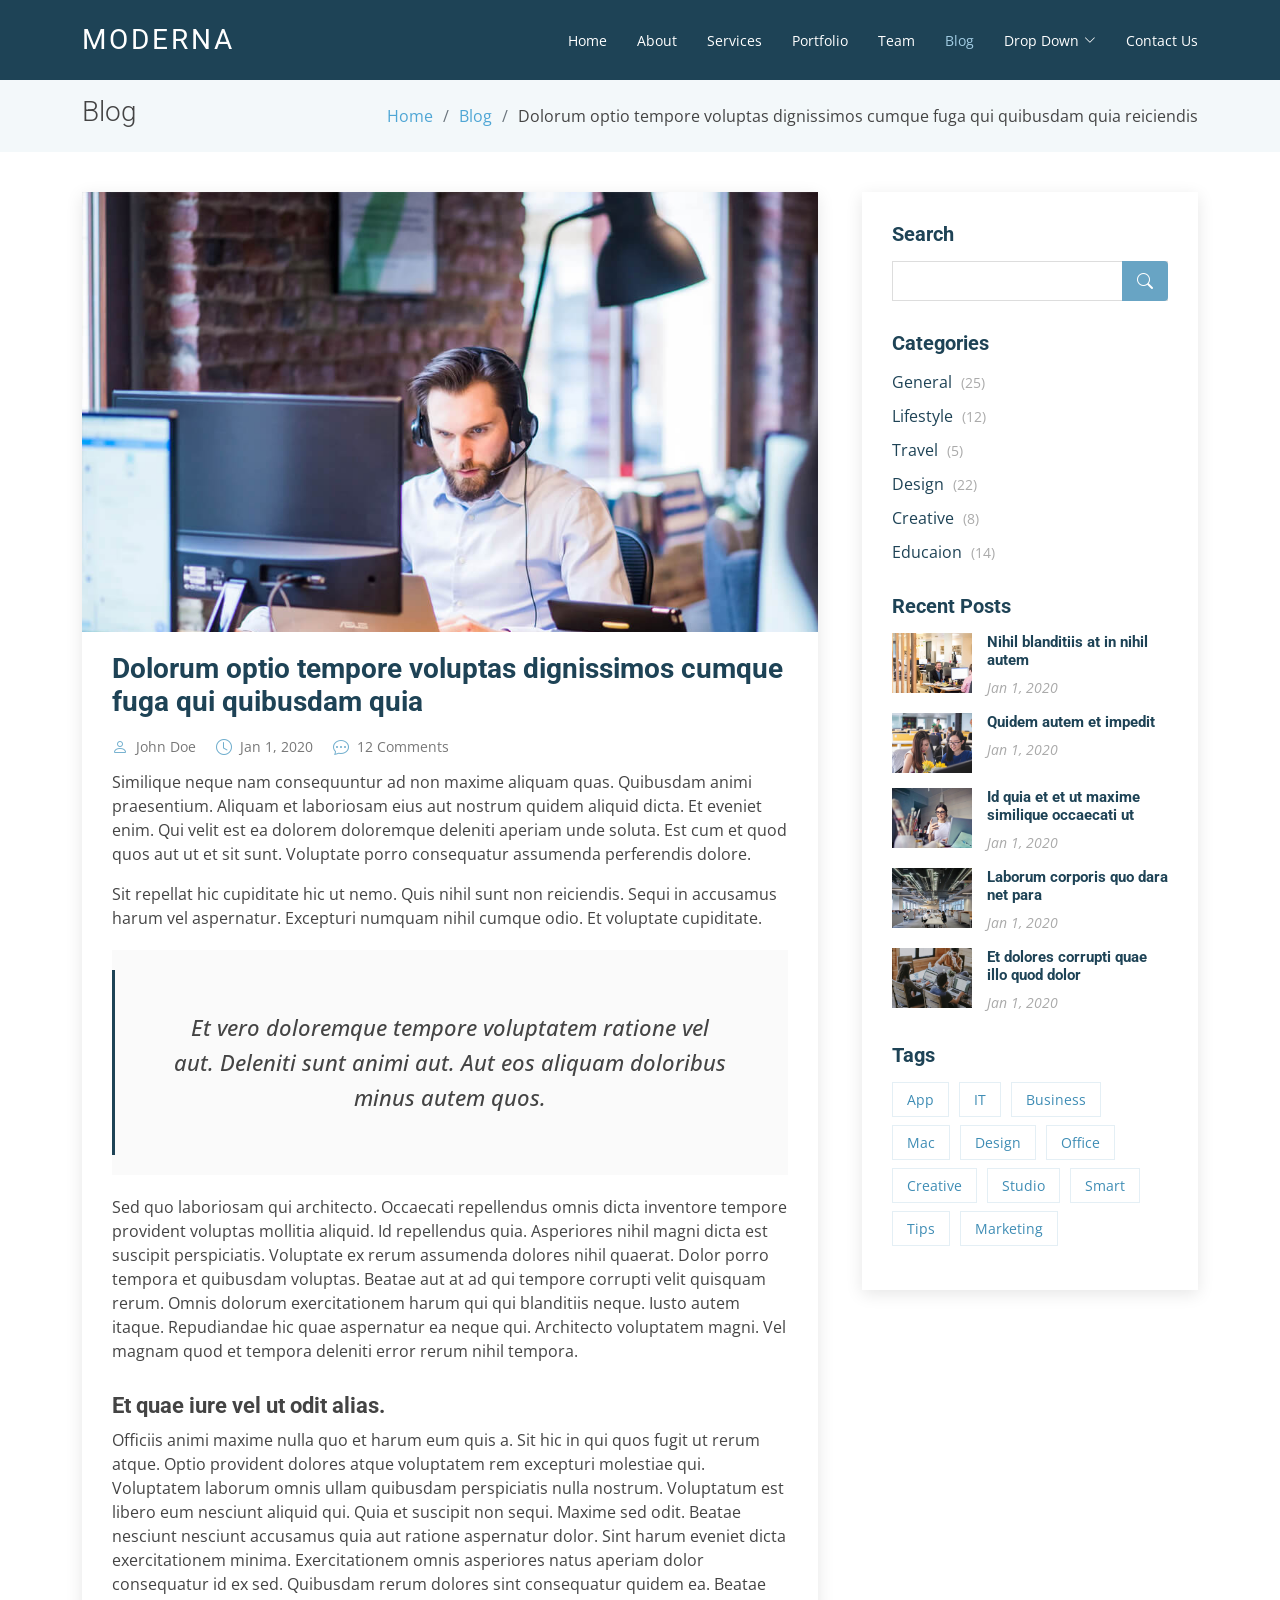
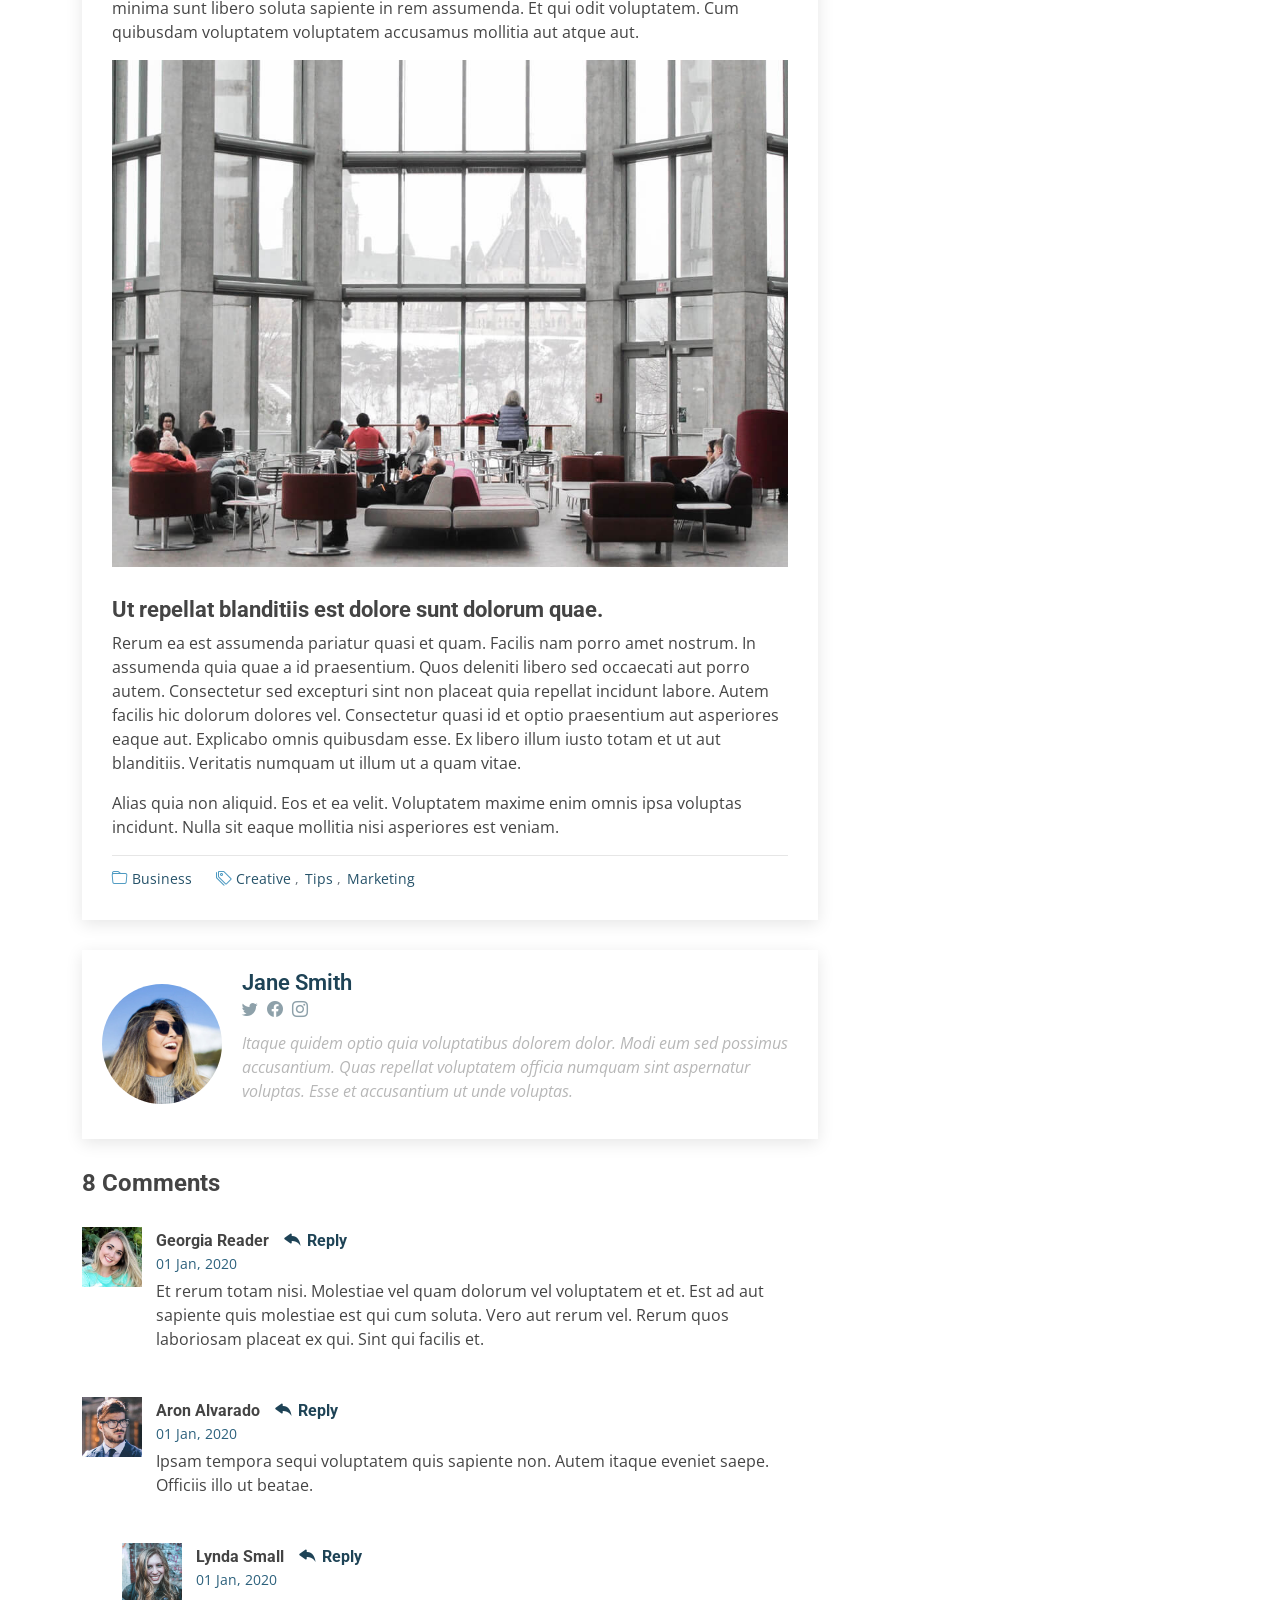
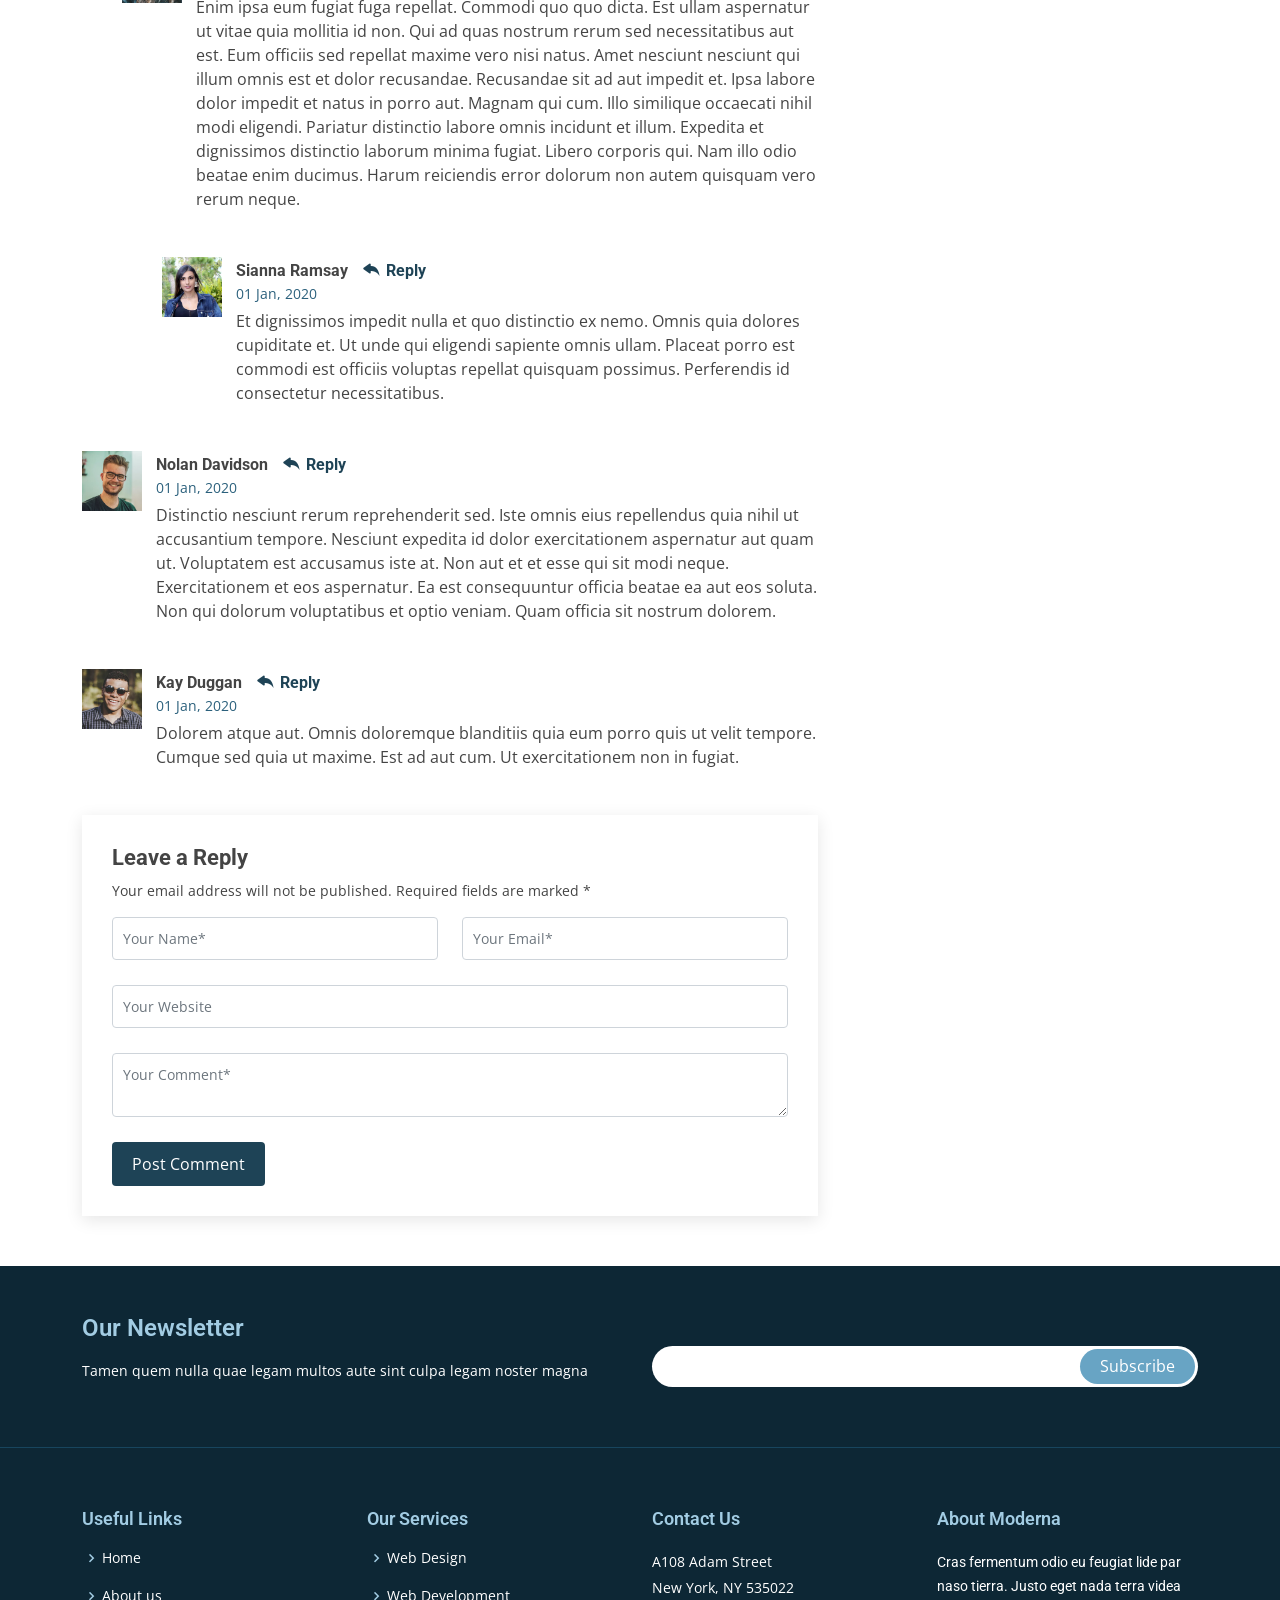
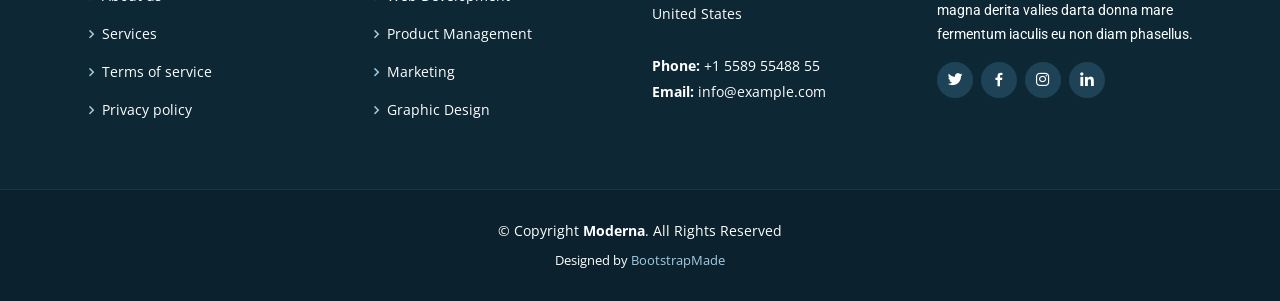
<file: MJCC16-2025/WebContent/blog-single.html>
<!DOCTYPE html>
<html lang="en">

<head>
  <meta charset="utf-8">
  <meta content="width=device-width, initial-scale=1.0" name="viewport">

  <title>Blog Single - Moderna Bootstrap Template</title>
  <meta content="" name="description">
  <meta content="" name="keywords">

  <!-- Favicons -->
  <link href="assets/img/favicon.png" rel="icon">
  <link href="assets/img/apple-touch-icon.png" rel="apple-touch-icon">

  <!-- Google Fonts -->
  <link href="https://fonts.googleapis.com/css?family=Open+Sans:300,300i,400,400i,600,600i,700,700i|Roboto:300,300i,400,400i,500,500i,700,700i&display=swap" rel="stylesheet">

  <!-- Vendor CSS Files -->
  <link href="assets/vendor/animate.css/animate.min.css" rel="stylesheet">
  <link href="assets/vendor/aos/aos.css" rel="stylesheet">
  <link href="assets/vendor/bootstrap/css/bootstrap.min.css" rel="stylesheet">
  <link href="assets/vendor/bootstrap-icons/bootstrap-icons.css" rel="stylesheet">
  <link href="assets/vendor/boxicons/css/boxicons.min.css" rel="stylesheet">
  <link href="assets/vendor/glightbox/css/glightbox.min.css" rel="stylesheet">
  <link href="assets/vendor/swiper/swiper-bundle.min.css" rel="stylesheet">

  <!-- Template Main CSS File -->
  <link href="assets/css/style.css" rel="stylesheet">

  <!-- =======================================================
  * Template Name: Moderna - v4.10.1
  * Template URL: https://bootstrapmade.com/free-bootstrap-template-corporate-moderna/
  * Author: BootstrapMade.com
  * License: https://bootstrapmade.com/license/
  ======================================================== -->
</head>

<body>

  <!-- ======= Header ======= -->
  <header id="header" class="fixed-top d-flex align-items-center ">
    <div class="container d-flex justify-content-between align-items-center">

      <div class="logo">
        <h1 class="text-light"><a href="index.html"><span>Moderna</span></a></h1>
        <!-- Uncomment below if you prefer to use an image logo -->
        <!-- <a href="index.html"><img src="assets/img/logo.png" alt="" class="img-fluid"></a>-->
      </div>

      <nav id="navbar" class="navbar">
        <ul>
          <li><a class="" href="index.html">Home</a></li>
          <li><a href="about.html">About</a></li>
          <li><a href="services.html">Services</a></li>
          <li><a href="portfolio.html">Portfolio</a></li>
          <li><a href="team.html">Team</a></li>
          <li><a class="active" href="blog.html">Blog</a></li>
          <li class="dropdown"><a href="#"><span>Drop Down</span> <i class="bi bi-chevron-down"></i></a>
            <ul>
              <li><a href="#">Drop Down 1</a></li>
              <li class="dropdown"><a href="#"><span>Deep Drop Down</span> <i class="bi bi-chevron-right"></i></a>
                <ul>
                  <li><a href="#">Deep Drop Down 1</a></li>
                  <li><a href="#">Deep Drop Down 2</a></li>
                  <li><a href="#">Deep Drop Down 3</a></li>
                  <li><a href="#">Deep Drop Down 4</a></li>
                  <li><a href="#">Deep Drop Down 5</a></li>
                </ul>
              </li>
              <li><a href="#">Drop Down 2</a></li>
              <li><a href="#">Drop Down 3</a></li>
              <li><a href="#">Drop Down 4</a></li>
            </ul>
          </li>
          <li><a href="contact.html">Contact Us</a></li>
        </ul>
        <i class="bi bi-list mobile-nav-toggle"></i>
      </nav><!-- .navbar -->

    </div>
  </header><!-- End Header -->

  <main id="main">

    <!-- ======= Blog Section ======= -->
    <section class="breadcrumbs">
      <div class="container">

        <div class="d-flex justify-content-between align-items-center">
          <h2>Blog</h2>

          <ol>
            <li><a href="index.html">Home</a></li>
            <li><a href="blog.html">Blog</a></li>
            <li>Dolorum optio tempore voluptas dignissimos cumque fuga qui quibusdam quia reiciendis</li>
          </ol>
        </div>

      </div>
    </section><!-- End Blog Section -->

    <!-- ======= Blog Single Section ======= -->
    <section id="blog" class="blog">
      <div class="container" data-aos="fade-up">

        <div class="row">

          <div class="col-lg-8 entries">

            <article class="entry entry-single">

              <div class="entry-img">
                <img src="assets/img/blog/blog-1.jpg" alt="" class="img-fluid">
              </div>

              <h2 class="entry-title">
                <a href="blog-single.html">Dolorum optio tempore voluptas dignissimos cumque fuga qui quibusdam quia</a>
              </h2>

              <div class="entry-meta">
                <ul>
                  <li class="d-flex align-items-center"><i class="bi bi-person"></i> <a href="blog-single.html">John Doe</a></li>
                  <li class="d-flex align-items-center"><i class="bi bi-clock"></i> <a href="blog-single.html"><time datetime="2020-01-01">Jan 1, 2020</time></a></li>
                  <li class="d-flex align-items-center"><i class="bi bi-chat-dots"></i> <a href="blog-single.html">12 Comments</a></li>
                </ul>
              </div>

              <div class="entry-content">
                <p>
                  Similique neque nam consequuntur ad non maxime aliquam quas. Quibusdam animi praesentium. Aliquam et laboriosam eius aut nostrum quidem aliquid dicta.
                  Et eveniet enim. Qui velit est ea dolorem doloremque deleniti aperiam unde soluta. Est cum et quod quos aut ut et sit sunt. Voluptate porro consequatur assumenda perferendis dolore.
                </p>

                <p>
                  Sit repellat hic cupiditate hic ut nemo. Quis nihil sunt non reiciendis. Sequi in accusamus harum vel aspernatur. Excepturi numquam nihil cumque odio. Et voluptate cupiditate.
                </p>

                <blockquote>
                  <p>
                    Et vero doloremque tempore voluptatem ratione vel aut. Deleniti sunt animi aut. Aut eos aliquam doloribus minus autem quos.
                  </p>
                </blockquote>

                <p>
                  Sed quo laboriosam qui architecto. Occaecati repellendus omnis dicta inventore tempore provident voluptas mollitia aliquid. Id repellendus quia. Asperiores nihil magni dicta est suscipit perspiciatis. Voluptate ex rerum assumenda dolores nihil quaerat.
                  Dolor porro tempora et quibusdam voluptas. Beatae aut at ad qui tempore corrupti velit quisquam rerum. Omnis dolorum exercitationem harum qui qui blanditiis neque.
                  Iusto autem itaque. Repudiandae hic quae aspernatur ea neque qui. Architecto voluptatem magni. Vel magnam quod et tempora deleniti error rerum nihil tempora.
                </p>

                <h3>Et quae iure vel ut odit alias.</h3>
                <p>
                  Officiis animi maxime nulla quo et harum eum quis a. Sit hic in qui quos fugit ut rerum atque. Optio provident dolores atque voluptatem rem excepturi molestiae qui. Voluptatem laborum omnis ullam quibusdam perspiciatis nulla nostrum. Voluptatum est libero eum nesciunt aliquid qui.
                  Quia et suscipit non sequi. Maxime sed odit. Beatae nesciunt nesciunt accusamus quia aut ratione aspernatur dolor. Sint harum eveniet dicta exercitationem minima. Exercitationem omnis asperiores natus aperiam dolor consequatur id ex sed. Quibusdam rerum dolores sint consequatur quidem ea.
                  Beatae minima sunt libero soluta sapiente in rem assumenda. Et qui odit voluptatem. Cum quibusdam voluptatem voluptatem accusamus mollitia aut atque aut.
                </p>
                <img src="assets/img/blog/blog-inside-post.jpg" class="img-fluid" alt="">

                <h3>Ut repellat blanditiis est dolore sunt dolorum quae.</h3>
                <p>
                  Rerum ea est assumenda pariatur quasi et quam. Facilis nam porro amet nostrum. In assumenda quia quae a id praesentium. Quos deleniti libero sed occaecati aut porro autem. Consectetur sed excepturi sint non placeat quia repellat incidunt labore. Autem facilis hic dolorum dolores vel.
                  Consectetur quasi id et optio praesentium aut asperiores eaque aut. Explicabo omnis quibusdam esse. Ex libero illum iusto totam et ut aut blanditiis. Veritatis numquam ut illum ut a quam vitae.
                </p>
                <p>
                  Alias quia non aliquid. Eos et ea velit. Voluptatem maxime enim omnis ipsa voluptas incidunt. Nulla sit eaque mollitia nisi asperiores est veniam.
                </p>

              </div>

              <div class="entry-footer">
                <i class="bi bi-folder"></i>
                <ul class="cats">
                  <li><a href="#">Business</a></li>
                </ul>

                <i class="bi bi-tags"></i>
                <ul class="tags">
                  <li><a href="#">Creative</a></li>
                  <li><a href="#">Tips</a></li>
                  <li><a href="#">Marketing</a></li>
                </ul>
              </div>

            </article><!-- End blog entry -->

            <div class="blog-author d-flex align-items-center">
              <img src="assets/img/blog/blog-author.jpg" class="rounded-circle float-left" alt="">
              <div>
                <h4>Jane Smith</h4>
                <div class="social-links">
                  <a href="https://twitters.com/#"><i class="bi bi-twitter"></i></a>
                  <a href="https://facebook.com/#"><i class="bi bi-facebook"></i></a>
                  <a href="https://instagram.com/#"><i class="biu bi-instagram"></i></a>
                </div>
                <p>
                  Itaque quidem optio quia voluptatibus dolorem dolor. Modi eum sed possimus accusantium. Quas repellat voluptatem officia numquam sint aspernatur voluptas. Esse et accusantium ut unde voluptas.
                </p>
              </div>
            </div><!-- End blog author bio -->

            <div class="blog-comments">

              <h4 class="comments-count">8 Comments</h4>

              <div id="comment-1" class="comment">
                <div class="d-flex">
                  <div class="comment-img"><img src="assets/img/blog/comments-1.jpg" alt=""></div>
                  <div>
                    <h5><a href="">Georgia Reader</a> <a href="#" class="reply"><i class="bi bi-reply-fill"></i> Reply</a></h5>
                    <time datetime="2020-01-01">01 Jan, 2020</time>
                    <p>
                      Et rerum totam nisi. Molestiae vel quam dolorum vel voluptatem et et. Est ad aut sapiente quis molestiae est qui cum soluta.
                      Vero aut rerum vel. Rerum quos laboriosam placeat ex qui. Sint qui facilis et.
                    </p>
                  </div>
                </div>
              </div><!-- End comment #1 -->

              <div id="comment-2" class="comment">
                <div class="d-flex">
                  <div class="comment-img"><img src="assets/img/blog/comments-2.jpg" alt=""></div>
                  <div>
                    <h5><a href="">Aron Alvarado</a> <a href="#" class="reply"><i class="bi bi-reply-fill"></i> Reply</a></h5>
                    <time datetime="2020-01-01">01 Jan, 2020</time>
                    <p>
                      Ipsam tempora sequi voluptatem quis sapiente non. Autem itaque eveniet saepe. Officiis illo ut beatae.
                    </p>
                  </div>
                </div>

                <div id="comment-reply-1" class="comment comment-reply">
                  <div class="d-flex">
                    <div class="comment-img"><img src="assets/img/blog/comments-3.jpg" alt=""></div>
                    <div>
                      <h5><a href="">Lynda Small</a> <a href="#" class="reply"><i class="bi bi-reply-fill"></i> Reply</a></h5>
                      <time datetime="2020-01-01">01 Jan, 2020</time>
                      <p>
                        Enim ipsa eum fugiat fuga repellat. Commodi quo quo dicta. Est ullam aspernatur ut vitae quia mollitia id non. Qui ad quas nostrum rerum sed necessitatibus aut est. Eum officiis sed repellat maxime vero nisi natus. Amet nesciunt nesciunt qui illum omnis est et dolor recusandae.

                        Recusandae sit ad aut impedit et. Ipsa labore dolor impedit et natus in porro aut. Magnam qui cum. Illo similique occaecati nihil modi eligendi. Pariatur distinctio labore omnis incidunt et illum. Expedita et dignissimos distinctio laborum minima fugiat.

                        Libero corporis qui. Nam illo odio beatae enim ducimus. Harum reiciendis error dolorum non autem quisquam vero rerum neque.
                      </p>
                    </div>
                  </div>

                  <div id="comment-reply-2" class="comment comment-reply">
                    <div class="d-flex">
                      <div class="comment-img"><img src="assets/img/blog/comments-4.jpg" alt=""></div>
                      <div>
                        <h5><a href="">Sianna Ramsay</a> <a href="#" class="reply"><i class="bi bi-reply-fill"></i> Reply</a></h5>
                        <time datetime="2020-01-01">01 Jan, 2020</time>
                        <p>
                          Et dignissimos impedit nulla et quo distinctio ex nemo. Omnis quia dolores cupiditate et. Ut unde qui eligendi sapiente omnis ullam. Placeat porro est commodi est officiis voluptas repellat quisquam possimus. Perferendis id consectetur necessitatibus.
                        </p>
                      </div>
                    </div>

                  </div><!-- End comment reply #2-->

                </div><!-- End comment reply #1-->

              </div><!-- End comment #2-->

              <div id="comment-3" class="comment">
                <div class="d-flex">
                  <div class="comment-img"><img src="assets/img/blog/comments-5.jpg" alt=""></div>
                  <div>
                    <h5><a href="">Nolan Davidson</a> <a href="#" class="reply"><i class="bi bi-reply-fill"></i> Reply</a></h5>
                    <time datetime="2020-01-01">01 Jan, 2020</time>
                    <p>
                      Distinctio nesciunt rerum reprehenderit sed. Iste omnis eius repellendus quia nihil ut accusantium tempore. Nesciunt expedita id dolor exercitationem aspernatur aut quam ut. Voluptatem est accusamus iste at.
                      Non aut et et esse qui sit modi neque. Exercitationem et eos aspernatur. Ea est consequuntur officia beatae ea aut eos soluta. Non qui dolorum voluptatibus et optio veniam. Quam officia sit nostrum dolorem.
                    </p>
                  </div>
                </div>

              </div><!-- End comment #3 -->

              <div id="comment-4" class="comment">
                <div class="d-flex">
                  <div class="comment-img"><img src="assets/img/blog/comments-6.jpg" alt=""></div>
                  <div>
                    <h5><a href="">Kay Duggan</a> <a href="#" class="reply"><i class="bi bi-reply-fill"></i> Reply</a></h5>
                    <time datetime="2020-01-01">01 Jan, 2020</time>
                    <p>
                      Dolorem atque aut. Omnis doloremque blanditiis quia eum porro quis ut velit tempore. Cumque sed quia ut maxime. Est ad aut cum. Ut exercitationem non in fugiat.
                    </p>
                  </div>
                </div>

              </div><!-- End comment #4 -->

              <div class="reply-form">
                <h4>Leave a Reply</h4>
                <p>Your email address will not be published. Required fields are marked * </p>
                <form action="">
                  <div class="row">
                    <div class="col-md-6 form-group">
                      <input name="name" type="text" class="form-control" placeholder="Your Name*">
                    </div>
                    <div class="col-md-6 form-group">
                      <input name="email" type="text" class="form-control" placeholder="Your Email*">
                    </div>
                  </div>
                  <div class="row">
                    <div class="col form-group">
                      <input name="website" type="text" class="form-control" placeholder="Your Website">
                    </div>
                  </div>
                  <div class="row">
                    <div class="col form-group">
                      <textarea name="comment" class="form-control" placeholder="Your Comment*"></textarea>
                    </div>
                  </div>
                  <button type="submit" class="btn btn-primary">Post Comment</button>

                </form>

              </div>

            </div><!-- End blog comments -->

          </div><!-- End blog entries list -->

          <div class="col-lg-4">

            <div class="sidebar">

              <h3 class="sidebar-title">Search</h3>
              <div class="sidebar-item search-form">
                <form action="">
                  <input type="text">
                  <button type="submit"><i class="bi bi-search"></i></button>
                </form>
              </div><!-- End sidebar search formn-->

              <h3 class="sidebar-title">Categories</h3>
              <div class="sidebar-item categories">
                <ul>
                  <li><a href="#">General <span>(25)</span></a></li>
                  <li><a href="#">Lifestyle <span>(12)</span></a></li>
                  <li><a href="#">Travel <span>(5)</span></a></li>
                  <li><a href="#">Design <span>(22)</span></a></li>
                  <li><a href="#">Creative <span>(8)</span></a></li>
                  <li><a href="#">Educaion <span>(14)</span></a></li>
                </ul>
              </div><!-- End sidebar categories-->

              <h3 class="sidebar-title">Recent Posts</h3>
              <div class="sidebar-item recent-posts">
                <div class="post-item clearfix">
                  <img src="assets/img/blog/blog-recent-1.jpg" alt="">
                  <h4><a href="blog-single.html">Nihil blanditiis at in nihil autem</a></h4>
                  <time datetime="2020-01-01">Jan 1, 2020</time>
                </div>

                <div class="post-item clearfix">
                  <img src="assets/img/blog/blog-recent-2.jpg" alt="">
                  <h4><a href="blog-single.html">Quidem autem et impedit</a></h4>
                  <time datetime="2020-01-01">Jan 1, 2020</time>
                </div>

                <div class="post-item clearfix">
                  <img src="assets/img/blog/blog-recent-3.jpg" alt="">
                  <h4><a href="blog-single.html">Id quia et et ut maxime similique occaecati ut</a></h4>
                  <time datetime="2020-01-01">Jan 1, 2020</time>
                </div>

                <div class="post-item clearfix">
                  <img src="assets/img/blog/blog-recent-4.jpg" alt="">
                  <h4><a href="blog-single.html">Laborum corporis quo dara net para</a></h4>
                  <time datetime="2020-01-01">Jan 1, 2020</time>
                </div>

                <div class="post-item clearfix">
                  <img src="assets/img/blog/blog-recent-5.jpg" alt="">
                  <h4><a href="blog-single.html">Et dolores corrupti quae illo quod dolor</a></h4>
                  <time datetime="2020-01-01">Jan 1, 2020</time>
                </div>

              </div><!-- End sidebar recent posts-->

              <h3 class="sidebar-title">Tags</h3>
              <div class="sidebar-item tags">
                <ul>
                  <li><a href="#">App</a></li>
                  <li><a href="#">IT</a></li>
                  <li><a href="#">Business</a></li>
                  <li><a href="#">Mac</a></li>
                  <li><a href="#">Design</a></li>
                  <li><a href="#">Office</a></li>
                  <li><a href="#">Creative</a></li>
                  <li><a href="#">Studio</a></li>
                  <li><a href="#">Smart</a></li>
                  <li><a href="#">Tips</a></li>
                  <li><a href="#">Marketing</a></li>
                </ul>
              </div><!-- End sidebar tags-->

            </div><!-- End sidebar -->

          </div><!-- End blog sidebar -->

        </div>

      </div>
    </section><!-- End Blog Single Section -->

  </main><!-- End #main -->

  <!-- ======= Footer ======= -->
  <footer id="footer" data-aos="fade-up" data-aos-easing="ease-in-out" data-aos-duration="500">

    <div class="footer-newsletter">
      <div class="container">
        <div class="row">
          <div class="col-lg-6">
            <h4>Our Newsletter</h4>
            <p>Tamen quem nulla quae legam multos aute sint culpa legam noster magna</p>
          </div>
          <div class="col-lg-6">
            <form action="" method="post">
              <input type="email" name="email"><input type="submit" value="Subscribe">
            </form>
          </div>
        </div>
      </div>
    </div>

    <div class="footer-top">
      <div class="container">
        <div class="row">

          <div class="col-lg-3 col-md-6 footer-links">
            <h4>Useful Links</h4>
            <ul>
              <li><i class="bx bx-chevron-right"></i> <a href="#">Home</a></li>
              <li><i class="bx bx-chevron-right"></i> <a href="#">About us</a></li>
              <li><i class="bx bx-chevron-right"></i> <a href="#">Services</a></li>
              <li><i class="bx bx-chevron-right"></i> <a href="#">Terms of service</a></li>
              <li><i class="bx bx-chevron-right"></i> <a href="#">Privacy policy</a></li>
            </ul>
          </div>

          <div class="col-lg-3 col-md-6 footer-links">
            <h4>Our Services</h4>
            <ul>
              <li><i class="bx bx-chevron-right"></i> <a href="#">Web Design</a></li>
              <li><i class="bx bx-chevron-right"></i> <a href="#">Web Development</a></li>
              <li><i class="bx bx-chevron-right"></i> <a href="#">Product Management</a></li>
              <li><i class="bx bx-chevron-right"></i> <a href="#">Marketing</a></li>
              <li><i class="bx bx-chevron-right"></i> <a href="#">Graphic Design</a></li>
            </ul>
          </div>

          <div class="col-lg-3 col-md-6 footer-contact">
            <h4>Contact Us</h4>
            <p>
              A108 Adam Street <br>
              New York, NY 535022<br>
              United States <br><br>
              <strong>Phone:</strong> +1 5589 55488 55<br>
              <strong>Email:</strong> info@example.com<br>
            </p>

          </div>

          <div class="col-lg-3 col-md-6 footer-info">
            <h3>About Moderna</h3>
            <p>Cras fermentum odio eu feugiat lide par naso tierra. Justo eget nada terra videa magna derita valies darta donna mare fermentum iaculis eu non diam phasellus.</p>
            <div class="social-links mt-3">
              <a href="#" class="twitter"><i class="bx bxl-twitter"></i></a>
              <a href="#" class="facebook"><i class="bx bxl-facebook"></i></a>
              <a href="#" class="instagram"><i class="bx bxl-instagram"></i></a>
              <a href="#" class="linkedin"><i class="bx bxl-linkedin"></i></a>
            </div>
          </div>

        </div>
      </div>
    </div>

    <div class="container">
      <div class="copyright">
        &copy; Copyright <strong><span>Moderna</span></strong>. All Rights Reserved
      </div>
      <div class="credits">
        <!-- All the links in the footer should remain intact. -->
        <!-- You can delete the links only if you purchased the pro version. -->
        <!-- Licensing information: https://bootstrapmade.com/license/ -->
        <!-- Purchase the pro version with working PHP/AJAX contact form: https://bootstrapmade.com/free-bootstrap-template-corporate-moderna/ -->
        Designed by <a href="https://bootstrapmade.com/">BootstrapMade</a>
      </div>
    </div>
  </footer><!-- End Footer -->

  <a href="#" class="back-to-top d-flex align-items-center justify-content-center"><i class="bi bi-arrow-up-short"></i></a>

  <!-- Vendor JS Files -->
  <script src="assets/vendor/purecounter/purecounter_vanilla.js"></script>
  <script src="assets/vendor/aos/aos.js"></script>
  <script src="assets/vendor/bootstrap/js/bootstrap.bundle.min.js"></script>
  <script src="assets/vendor/glightbox/js/glightbox.min.js"></script>
  <script src="assets/vendor/isotope-layout/isotope.pkgd.min.js"></script>
  <script src="assets/vendor/swiper/swiper-bundle.min.js"></script>
  <script src="assets/vendor/waypoints/noframework.waypoints.js"></script>
  <script src="assets/vendor/php-email-form/validate.js"></script>

  <!-- Template Main JS File -->
  <script src="assets/js/main.js"></script>

</body>

</html>
</file>
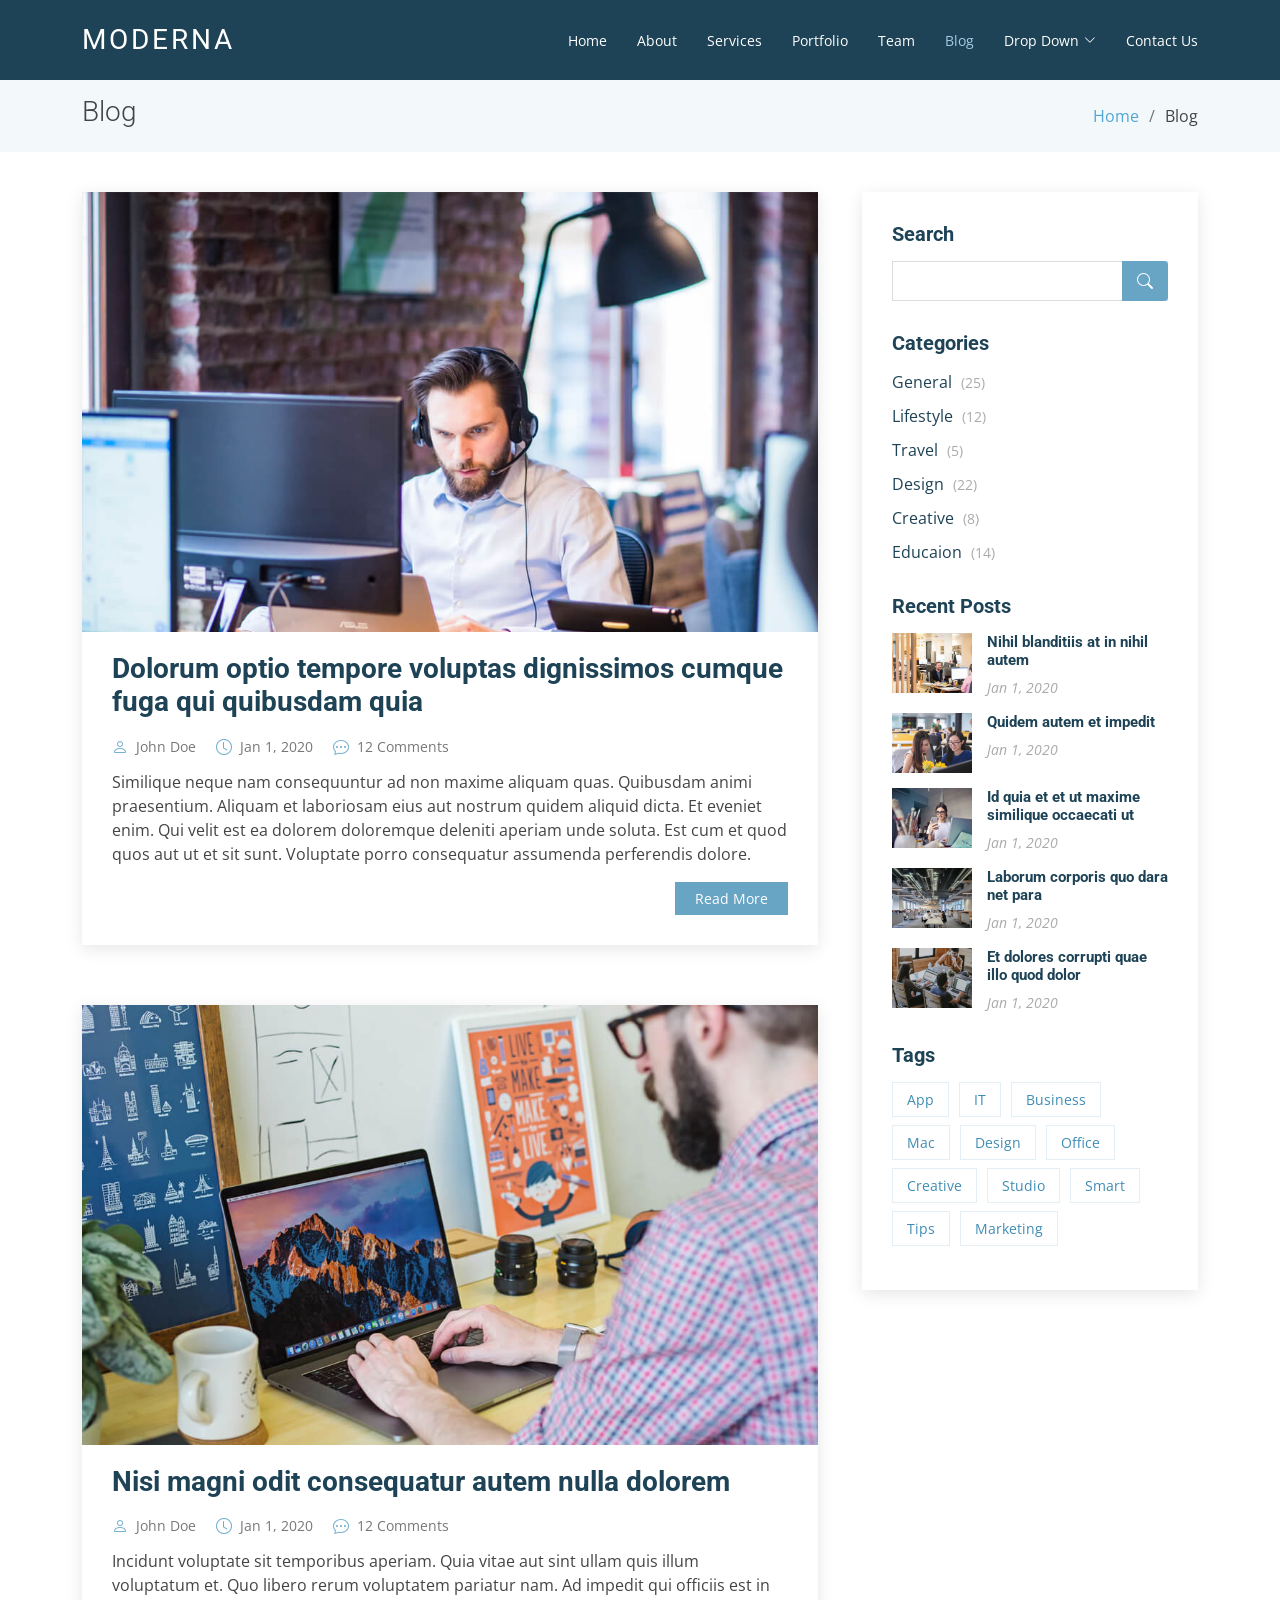
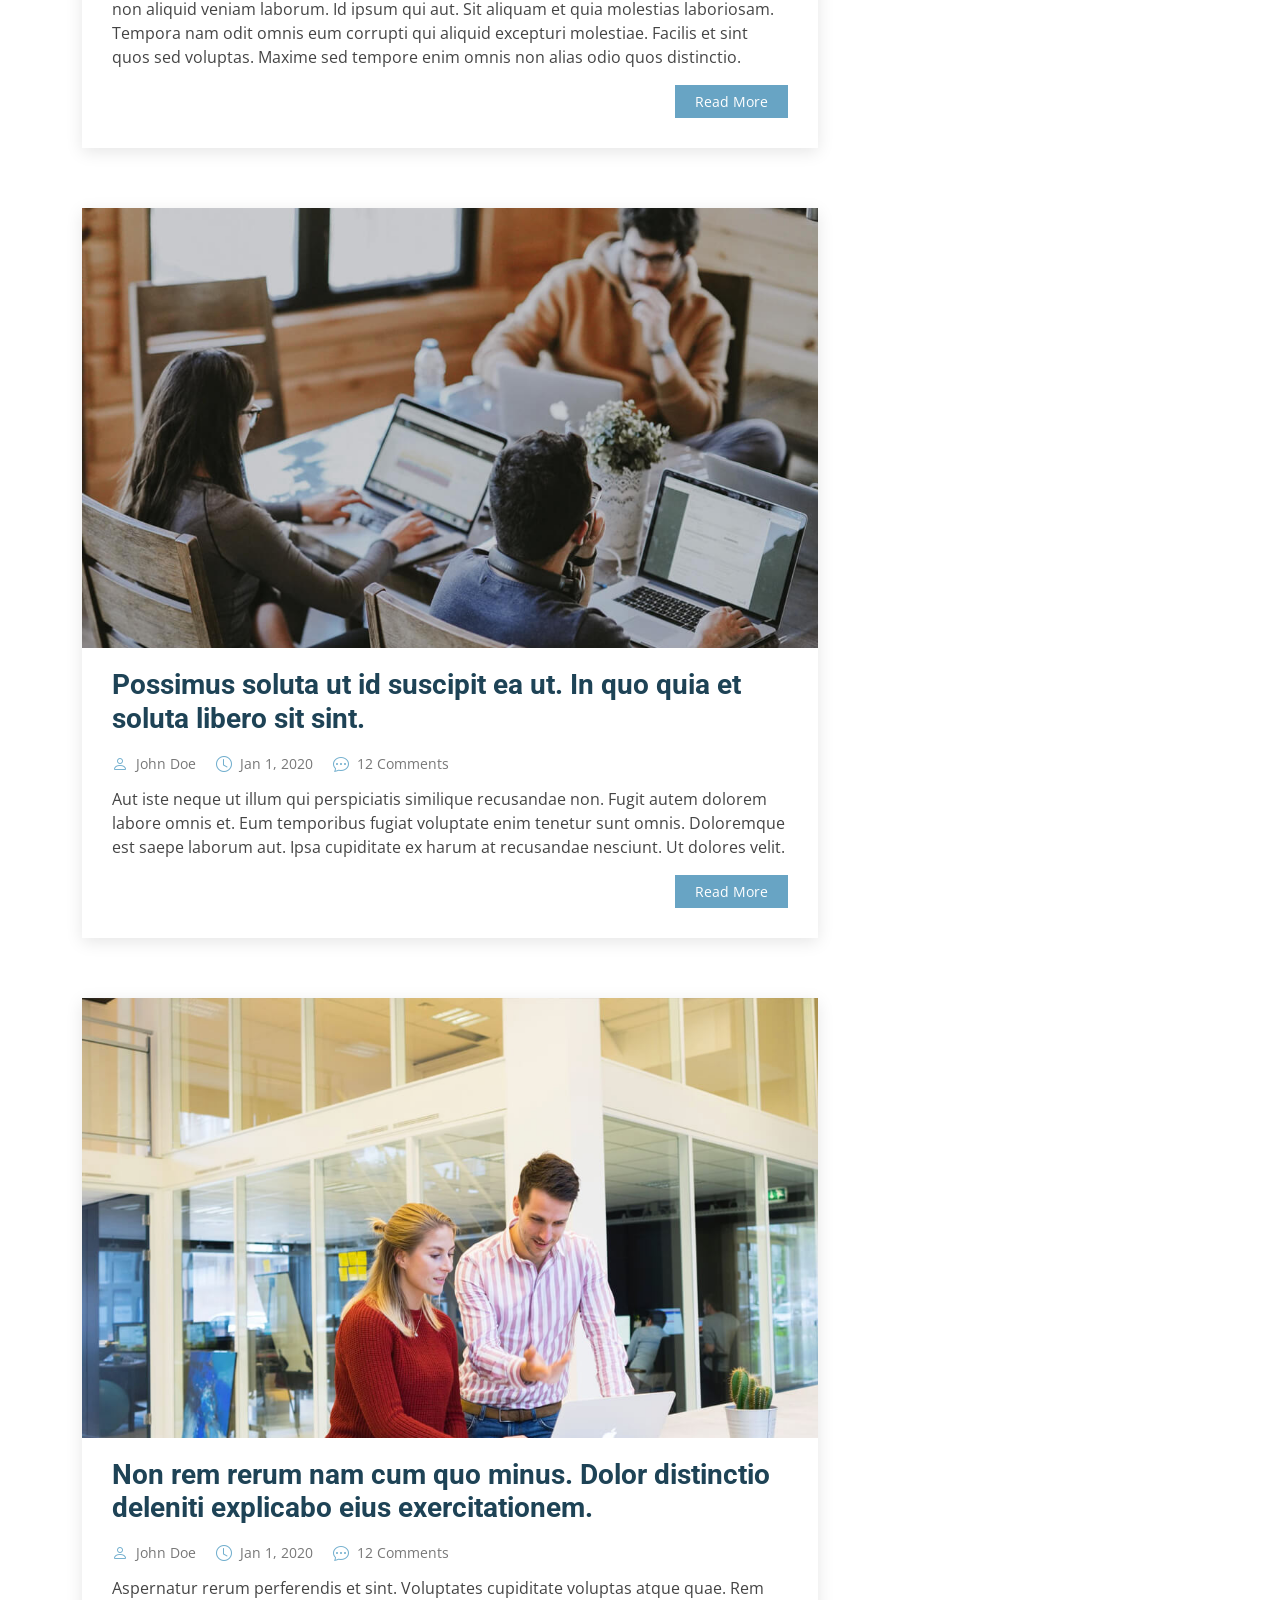
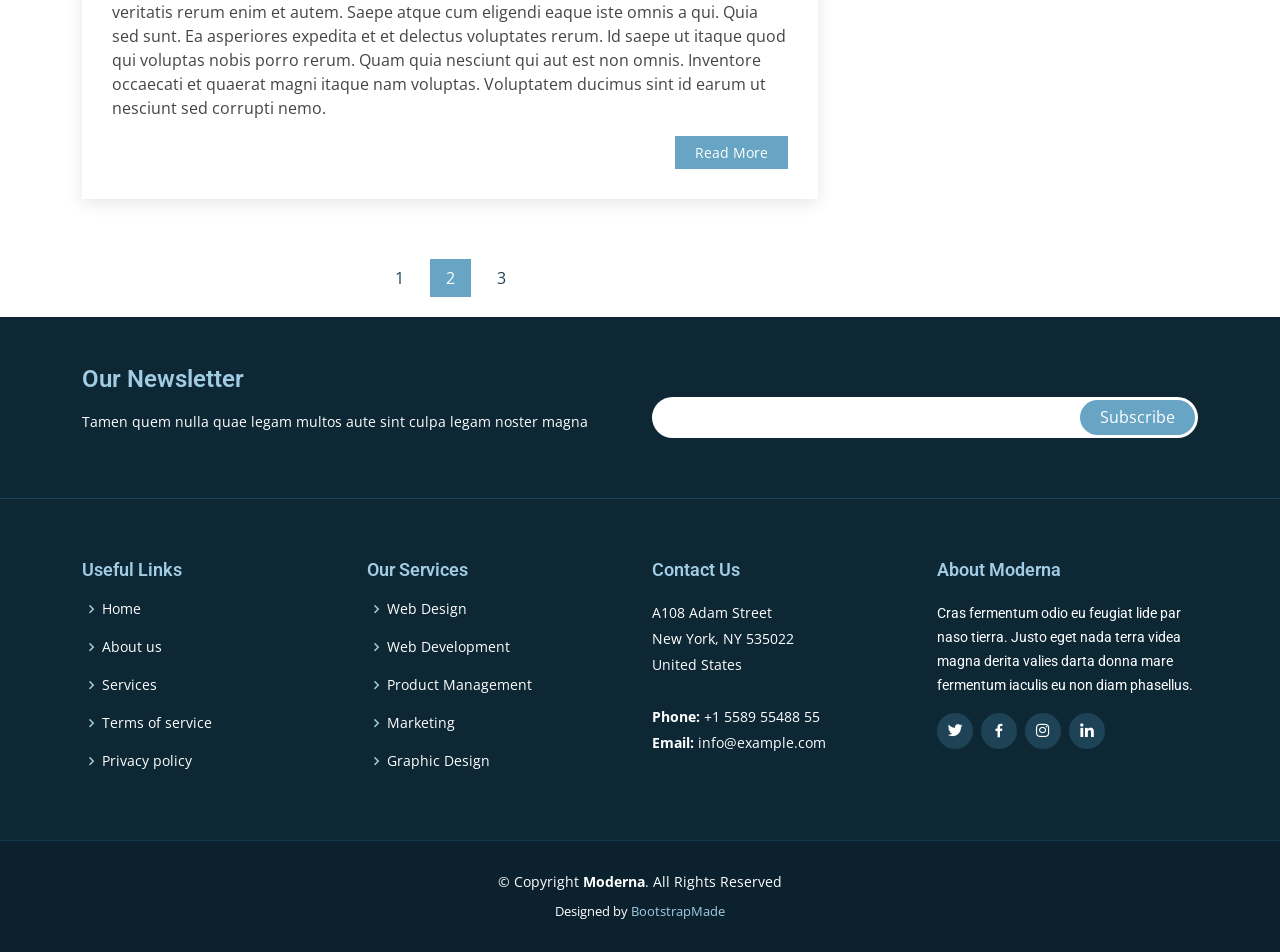
<file: MJCC16-2025/WebContent/blog.html>
<!DOCTYPE html>
<html lang="en">

<head>
  <meta charset="utf-8">
  <meta content="width=device-width, initial-scale=1.0" name="viewport">

  <title>Blog - Moderna Bootstrap Template</title>
  <meta content="" name="description">
  <meta content="" name="keywords">

  <!-- Favicons -->
  <link href="assets/img/favicon.png" rel="icon">
  <link href="assets/img/apple-touch-icon.png" rel="apple-touch-icon">

  <!-- Google Fonts -->
  <link href="https://fonts.googleapis.com/css?family=Open+Sans:300,300i,400,400i,600,600i,700,700i|Roboto:300,300i,400,400i,500,500i,700,700i&display=swap" rel="stylesheet">

  <!-- Vendor CSS Files -->
  <link href="assets/vendor/animate.css/animate.min.css" rel="stylesheet">
  <link href="assets/vendor/aos/aos.css" rel="stylesheet">
  <link href="assets/vendor/bootstrap/css/bootstrap.min.css" rel="stylesheet">
  <link href="assets/vendor/bootstrap-icons/bootstrap-icons.css" rel="stylesheet">
  <link href="assets/vendor/boxicons/css/boxicons.min.css" rel="stylesheet">
  <link href="assets/vendor/glightbox/css/glightbox.min.css" rel="stylesheet">
  <link href="assets/vendor/swiper/swiper-bundle.min.css" rel="stylesheet">

  <!-- Template Main CSS File -->
  <link href="assets/css/style.css" rel="stylesheet">

  <!-- =======================================================
  * Template Name: Moderna - v4.10.1
  * Template URL: https://bootstrapmade.com/free-bootstrap-template-corporate-moderna/
  * Author: BootstrapMade.com
  * License: https://bootstrapmade.com/license/
  ======================================================== -->
</head>

<body>

  <!-- ======= Header ======= -->
  <header id="header" class="fixed-top d-flex align-items-center ">
    <div class="container d-flex justify-content-between align-items-center">

      <div class="logo">
        <h1 class="text-light"><a href="index.html"><span>Moderna</span></a></h1>
        <!-- Uncomment below if you prefer to use an image logo -->
        <!-- <a href="index.html"><img src="assets/img/logo.png" alt="" class="img-fluid"></a>-->
      </div>

      <nav id="navbar" class="navbar">
        <ul>
          <li><a class="" href="index.html">Home</a></li>
          <li><a href="about.html">About</a></li>
          <li><a href="services.html">Services</a></li>
          <li><a href="portfolio.html">Portfolio</a></li>
          <li><a href="team.html">Team</a></li>
          <li><a class="active" href="blog.html">Blog</a></li>
          <li class="dropdown"><a href="#"><span>Drop Down</span> <i class="bi bi-chevron-down"></i></a>
            <ul>
              <li><a href="#">Drop Down 1</a></li>
              <li class="dropdown"><a href="#"><span>Deep Drop Down</span> <i class="bi bi-chevron-right"></i></a>
                <ul>
                  <li><a href="#">Deep Drop Down 1</a></li>
                  <li><a href="#">Deep Drop Down 2</a></li>
                  <li><a href="#">Deep Drop Down 3</a></li>
                  <li><a href="#">Deep Drop Down 4</a></li>
                  <li><a href="#">Deep Drop Down 5</a></li>
                </ul>
              </li>
              <li><a href="#">Drop Down 2</a></li>
              <li><a href="#">Drop Down 3</a></li>
              <li><a href="#">Drop Down 4</a></li>
            </ul>
          </li>
          <li><a href="contact.html">Contact Us</a></li>
        </ul>
        <i class="bi bi-list mobile-nav-toggle"></i>
      </nav><!-- .navbar -->

    </div>
  </header><!-- End Header -->

  <main id="main">

    <!-- ======= Blog Section ======= -->
    <section class="breadcrumbs">
      <div class="container">

        <div class="d-flex justify-content-between align-items-center">
          <h2>Blog</h2>

          <ol>
            <li><a href="index.html">Home</a></li>
            <li>Blog</li>
          </ol>
        </div>

      </div>
    </section><!-- End Blog Section -->

    <!-- ======= Blog Section ======= -->
    <section id="blog" class="blog">
      <div class="container" data-aos="fade-up">

        <div class="row">

          <div class="col-lg-8 entries">

            <article class="entry">

              <div class="entry-img">
                <img src="assets/img/blog/blog-1.jpg" alt="" class="img-fluid">
              </div>

              <h2 class="entry-title">
                <a href="blog-single.html">Dolorum optio tempore voluptas dignissimos cumque fuga qui quibusdam quia</a>
              </h2>

              <div class="entry-meta">
                <ul>
                  <li class="d-flex align-items-center"><i class="bi bi-person"></i> <a href="blog-single.html">John Doe</a></li>
                  <li class="d-flex align-items-center"><i class="bi bi-clock"></i> <a href="blog-single.html"><time datetime="2020-01-01">Jan 1, 2020</time></a></li>
                  <li class="d-flex align-items-center"><i class="bi bi-chat-dots"></i> <a href="blog-single.html">12 Comments</a></li>
                </ul>
              </div>

              <div class="entry-content">
                <p>
                  Similique neque nam consequuntur ad non maxime aliquam quas. Quibusdam animi praesentium. Aliquam et laboriosam eius aut nostrum quidem aliquid dicta.
                  Et eveniet enim. Qui velit est ea dolorem doloremque deleniti aperiam unde soluta. Est cum et quod quos aut ut et sit sunt. Voluptate porro consequatur assumenda perferendis dolore.
                </p>
                <div class="read-more">
                  <a href="blog-single.html">Read More</a>
                </div>
              </div>

            </article><!-- End blog entry -->

            <article class="entry">

              <div class="entry-img">
                <img src="assets/img/blog/blog-2.jpg" alt="" class="img-fluid">
              </div>

              <h2 class="entry-title">
                <a href="blog-single.html">Nisi magni odit consequatur autem nulla dolorem</a>
              </h2>

              <div class="entry-meta">
                <ul>
                  <li class="d-flex align-items-center"><i class="bi bi-person"></i> <a href="blog-single.html">John Doe</a></li>
                  <li class="d-flex align-items-center"><i class="bi bi-clock"></i> <a href="blog-single.html"><time datetime="2020-01-01">Jan 1, 2020</time></a></li>
                  <li class="d-flex align-items-center"><i class="bi bi-chat-dots"></i> <a href="blog-single.html">12 Comments</a></li>
                </ul>
              </div>

              <div class="entry-content">
                <p>
                  Incidunt voluptate sit temporibus aperiam. Quia vitae aut sint ullam quis illum voluptatum et. Quo libero rerum voluptatem pariatur nam.
                  Ad impedit qui officiis est in non aliquid veniam laborum. Id ipsum qui aut. Sit aliquam et quia molestias laboriosam. Tempora nam odit omnis eum corrupti qui aliquid excepturi molestiae. Facilis et sint quos sed voluptas. Maxime sed tempore enim omnis non alias odio quos distinctio.
                </p>
                <div class="read-more">
                  <a href="blog-single.html">Read More</a>
                </div>
              </div>

            </article><!-- End blog entry -->

            <article class="entry">

              <div class="entry-img">
                <img src="assets/img/blog/blog-3.jpg" alt="" class="img-fluid">
              </div>

              <h2 class="entry-title">
                <a href="blog-single.html">Possimus soluta ut id suscipit ea ut. In quo quia et soluta libero sit sint.</a>
              </h2>

              <div class="entry-meta">
                <ul>
                  <li class="d-flex align-items-center"><i class="bi bi-person"></i> <a href="blog-single.html">John Doe</a></li>
                  <li class="d-flex align-items-center"><i class="bi bi-clock"></i> <a href="blog-single.html"><time datetime="2020-01-01">Jan 1, 2020</time></a></li>
                  <li class="d-flex align-items-center"><i class="bi bi-chat-dots"></i> <a href="blog-single.html">12 Comments</a></li>
                </ul>
              </div>

              <div class="entry-content">
                <p>
                  Aut iste neque ut illum qui perspiciatis similique recusandae non. Fugit autem dolorem labore omnis et. Eum temporibus fugiat voluptate enim tenetur sunt omnis.
                  Doloremque est saepe laborum aut. Ipsa cupiditate ex harum at recusandae nesciunt. Ut dolores velit.
                </p>
                <div class="read-more">
                  <a href="blog-single.html">Read More</a>
                </div>
              </div>

            </article><!-- End blog entry -->

            <article class="entry">

              <div class="entry-img">
                <img src="assets/img/blog/blog-4.jpg" alt="" class="img-fluid">
              </div>

              <h2 class="entry-title">
                <a href="blog-single.html">Non rem rerum nam cum quo minus. Dolor distinctio deleniti explicabo eius exercitationem.</a>
              </h2>

              <div class="entry-meta">
                <ul>
                  <li class="d-flex align-items-center"><i class="bi bi-person"></i> <a href="blog-single.html">John Doe</a></li>
                  <li class="d-flex align-items-center"><i class="bi bi-clock"></i> <a href="blog-single.html"><time datetime="2020-01-01">Jan 1, 2020</time></a></li>
                  <li class="d-flex align-items-center"><i class="bi bi-chat-dots"></i> <a href="blog-single.html">12 Comments</a></li>
                </ul>
              </div>

              <div class="entry-content">
                <p>
                  Aspernatur rerum perferendis et sint. Voluptates cupiditate voluptas atque quae. Rem veritatis rerum enim et autem. Saepe atque cum eligendi eaque iste omnis a qui.
                  Quia sed sunt. Ea asperiores expedita et et delectus voluptates rerum. Id saepe ut itaque quod qui voluptas nobis porro rerum. Quam quia nesciunt qui aut est non omnis. Inventore occaecati et quaerat magni itaque nam voluptas. Voluptatem ducimus sint id earum ut nesciunt sed corrupti nemo.
                </p>
                <div class="read-more">
                  <a href="blog-single.html">Read More</a>
                </div>
              </div>

            </article><!-- End blog entry -->

            <div class="blog-pagination">
              <ul class="justify-content-center">
                <li><a href="#">1</a></li>
                <li class="active"><a href="#">2</a></li>
                <li><a href="#">3</a></li>
              </ul>
            </div>

          </div><!-- End blog entries list -->

          <div class="col-lg-4">

            <div class="sidebar">

              <h3 class="sidebar-title">Search</h3>
              <div class="sidebar-item search-form">
                <form action="">
                  <input type="text">
                  <button type="submit"><i class="bi bi-search"></i></button>
                </form>
              </div><!-- End sidebar search formn-->

              <h3 class="sidebar-title">Categories</h3>
              <div class="sidebar-item categories">
                <ul>
                  <li><a href="#">General <span>(25)</span></a></li>
                  <li><a href="#">Lifestyle <span>(12)</span></a></li>
                  <li><a href="#">Travel <span>(5)</span></a></li>
                  <li><a href="#">Design <span>(22)</span></a></li>
                  <li><a href="#">Creative <span>(8)</span></a></li>
                  <li><a href="#">Educaion <span>(14)</span></a></li>
                </ul>
              </div><!-- End sidebar categories-->

              <h3 class="sidebar-title">Recent Posts</h3>
              <div class="sidebar-item recent-posts">
                <div class="post-item clearfix">
                  <img src="assets/img/blog/blog-recent-1.jpg" alt="">
                  <h4><a href="blog-single.html">Nihil blanditiis at in nihil autem</a></h4>
                  <time datetime="2020-01-01">Jan 1, 2020</time>
                </div>

                <div class="post-item clearfix">
                  <img src="assets/img/blog/blog-recent-2.jpg" alt="">
                  <h4><a href="blog-single.html">Quidem autem et impedit</a></h4>
                  <time datetime="2020-01-01">Jan 1, 2020</time>
                </div>

                <div class="post-item clearfix">
                  <img src="assets/img/blog/blog-recent-3.jpg" alt="">
                  <h4><a href="blog-single.html">Id quia et et ut maxime similique occaecati ut</a></h4>
                  <time datetime="2020-01-01">Jan 1, 2020</time>
                </div>

                <div class="post-item clearfix">
                  <img src="assets/img/blog/blog-recent-4.jpg" alt="">
                  <h4><a href="blog-single.html">Laborum corporis quo dara net para</a></h4>
                  <time datetime="2020-01-01">Jan 1, 2020</time>
                </div>

                <div class="post-item clearfix">
                  <img src="assets/img/blog/blog-recent-5.jpg" alt="">
                  <h4><a href="blog-single.html">Et dolores corrupti quae illo quod dolor</a></h4>
                  <time datetime="2020-01-01">Jan 1, 2020</time>
                </div>

              </div><!-- End sidebar recent posts-->

              <h3 class="sidebar-title">Tags</h3>
              <div class="sidebar-item tags">
                <ul>
                  <li><a href="#">App</a></li>
                  <li><a href="#">IT</a></li>
                  <li><a href="#">Business</a></li>
                  <li><a href="#">Mac</a></li>
                  <li><a href="#">Design</a></li>
                  <li><a href="#">Office</a></li>
                  <li><a href="#">Creative</a></li>
                  <li><a href="#">Studio</a></li>
                  <li><a href="#">Smart</a></li>
                  <li><a href="#">Tips</a></li>
                  <li><a href="#">Marketing</a></li>
                </ul>
              </div><!-- End sidebar tags-->

            </div><!-- End sidebar -->

          </div><!-- End blog sidebar -->

        </div>

      </div>
    </section><!-- End Blog Section -->

  </main><!-- End #main -->

  <!-- ======= Footer ======= -->
  <footer id="footer" data-aos="fade-up" data-aos-easing="ease-in-out" data-aos-duration="500">

    <div class="footer-newsletter">
      <div class="container">
        <div class="row">
          <div class="col-lg-6">
            <h4>Our Newsletter</h4>
            <p>Tamen quem nulla quae legam multos aute sint culpa legam noster magna</p>
          </div>
          <div class="col-lg-6">
            <form action="" method="post">
              <input type="email" name="email"><input type="submit" value="Subscribe">
            </form>
          </div>
        </div>
      </div>
    </div>

    <div class="footer-top">
      <div class="container">
        <div class="row">

          <div class="col-lg-3 col-md-6 footer-links">
            <h4>Useful Links</h4>
            <ul>
              <li><i class="bx bx-chevron-right"></i> <a href="#">Home</a></li>
              <li><i class="bx bx-chevron-right"></i> <a href="#">About us</a></li>
              <li><i class="bx bx-chevron-right"></i> <a href="#">Services</a></li>
              <li><i class="bx bx-chevron-right"></i> <a href="#">Terms of service</a></li>
              <li><i class="bx bx-chevron-right"></i> <a href="#">Privacy policy</a></li>
            </ul>
          </div>

          <div class="col-lg-3 col-md-6 footer-links">
            <h4>Our Services</h4>
            <ul>
              <li><i class="bx bx-chevron-right"></i> <a href="#">Web Design</a></li>
              <li><i class="bx bx-chevron-right"></i> <a href="#">Web Development</a></li>
              <li><i class="bx bx-chevron-right"></i> <a href="#">Product Management</a></li>
              <li><i class="bx bx-chevron-right"></i> <a href="#">Marketing</a></li>
              <li><i class="bx bx-chevron-right"></i> <a href="#">Graphic Design</a></li>
            </ul>
          </div>

          <div class="col-lg-3 col-md-6 footer-contact">
            <h4>Contact Us</h4>
            <p>
              A108 Adam Street <br>
              New York, NY 535022<br>
              United States <br><br>
              <strong>Phone:</strong> +1 5589 55488 55<br>
              <strong>Email:</strong> info@example.com<br>
            </p>

          </div>

          <div class="col-lg-3 col-md-6 footer-info">
            <h3>About Moderna</h3>
            <p>Cras fermentum odio eu feugiat lide par naso tierra. Justo eget nada terra videa magna derita valies darta donna mare fermentum iaculis eu non diam phasellus.</p>
            <div class="social-links mt-3">
              <a href="#" class="twitter"><i class="bx bxl-twitter"></i></a>
              <a href="#" class="facebook"><i class="bx bxl-facebook"></i></a>
              <a href="#" class="instagram"><i class="bx bxl-instagram"></i></a>
              <a href="#" class="linkedin"><i class="bx bxl-linkedin"></i></a>
            </div>
          </div>

        </div>
      </div>
    </div>

    <div class="container">
      <div class="copyright">
        &copy; Copyright <strong><span>Moderna</span></strong>. All Rights Reserved
      </div>
      <div class="credits">
        <!-- All the links in the footer should remain intact. -->
        <!-- You can delete the links only if you purchased the pro version. -->
        <!-- Licensing information: https://bootstrapmade.com/license/ -->
        <!-- Purchase the pro version with working PHP/AJAX contact form: https://bootstrapmade.com/free-bootstrap-template-corporate-moderna/ -->
        Designed by <a href="https://bootstrapmade.com/">BootstrapMade</a>
      </div>
    </div>
  </footer><!-- End Footer -->

  <a href="#" class="back-to-top d-flex align-items-center justify-content-center"><i class="bi bi-arrow-up-short"></i></a>

  <!-- Vendor JS Files -->
  <script src="assets/vendor/purecounter/purecounter_vanilla.js"></script>
  <script src="assets/vendor/aos/aos.js"></script>
  <script src="assets/vendor/bootstrap/js/bootstrap.bundle.min.js"></script>
  <script src="assets/vendor/glightbox/js/glightbox.min.js"></script>
  <script src="assets/vendor/isotope-layout/isotope.pkgd.min.js"></script>
  <script src="assets/vendor/swiper/swiper-bundle.min.js"></script>
  <script src="assets/vendor/waypoints/noframework.waypoints.js"></script>
  <script src="assets/vendor/php-email-form/validate.js"></script>

  <!-- Template Main JS File -->
  <script src="assets/js/main.js"></script>

</body>

</html>
</file>
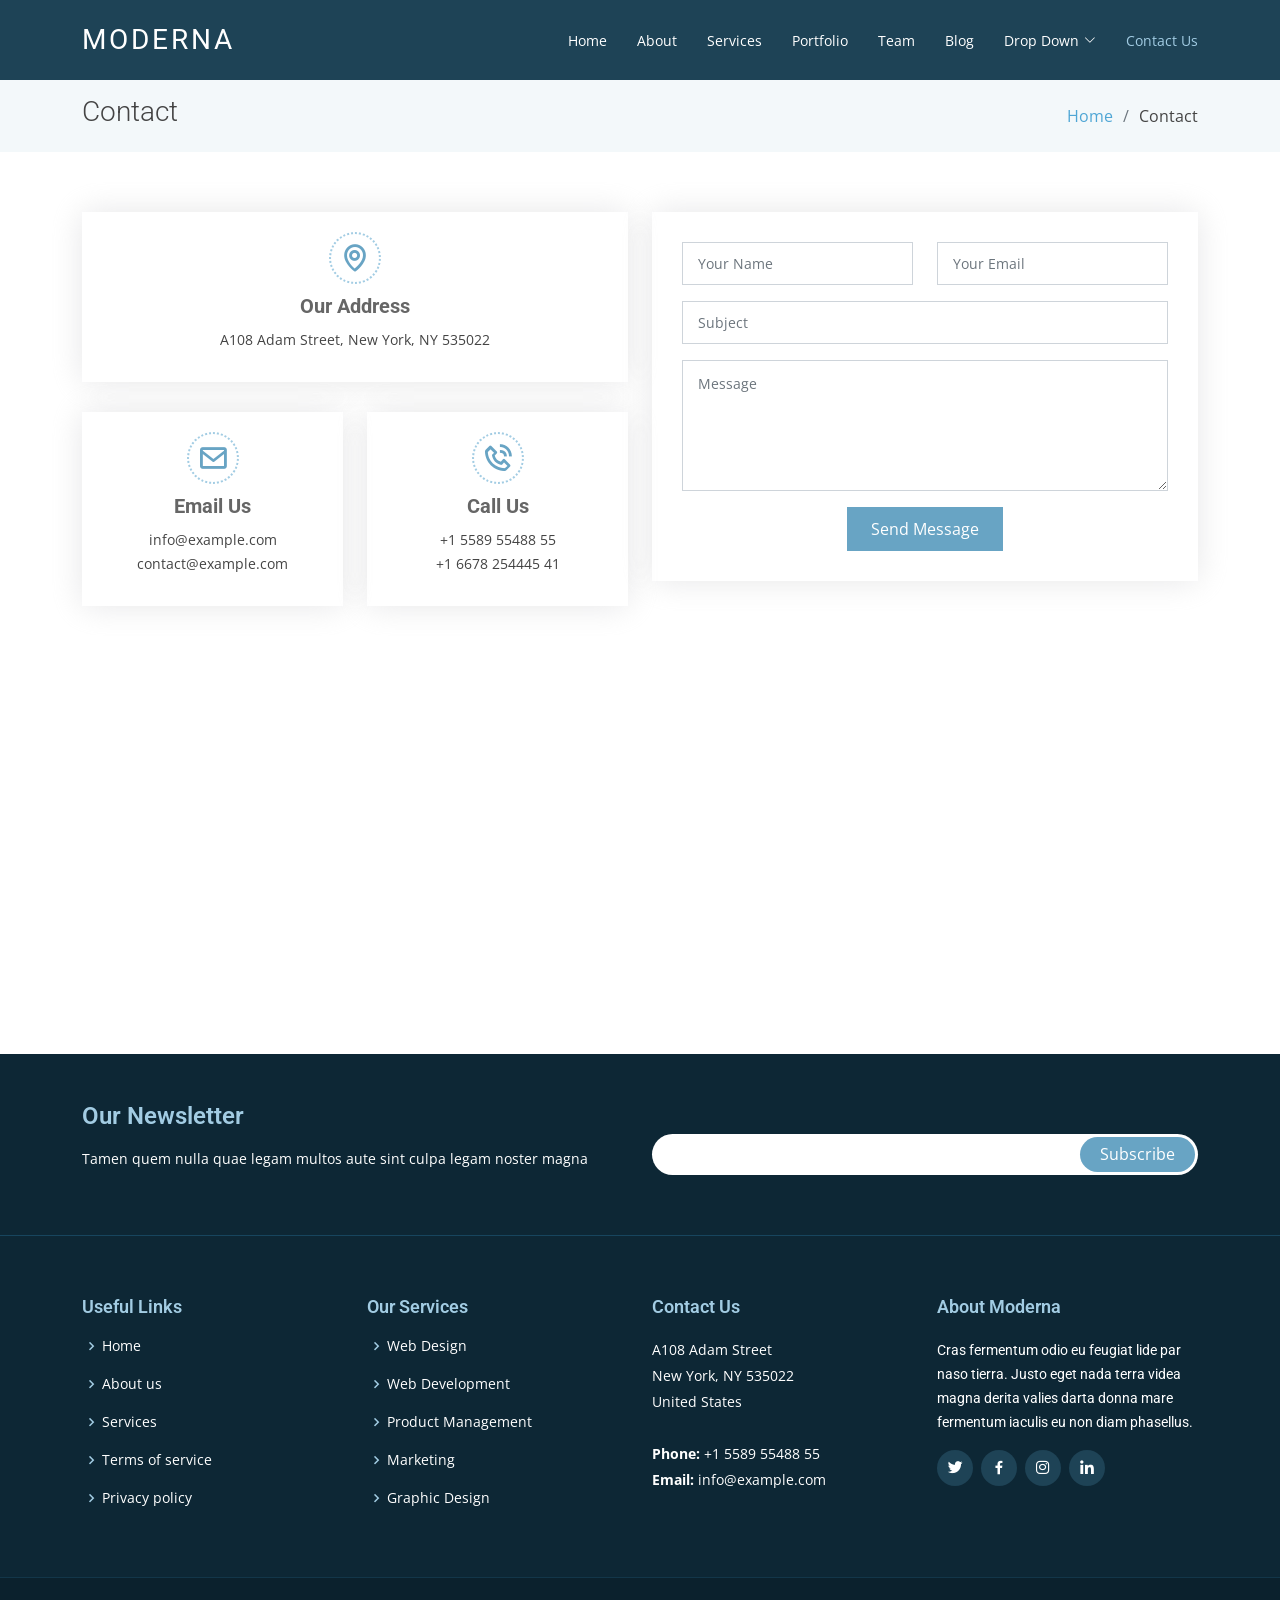
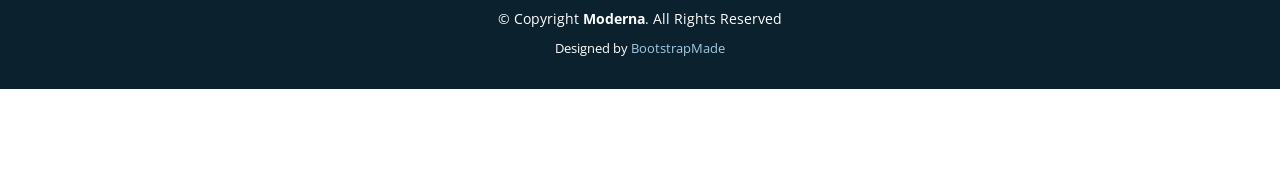
<file: MJCC16-2025/WebContent/contact.html>
<!DOCTYPE html>
<html lang="en">

<head>
  <meta charset="utf-8">
  <meta content="width=device-width, initial-scale=1.0" name="viewport">

  <title>Contact - Moderna Bootstrap Template</title>
  <meta content="" name="description">
  <meta content="" name="keywords">

  <!-- Favicons -->
  <link href="assets/img/favicon.png" rel="icon">
  <link href="assets/img/apple-touch-icon.png" rel="apple-touch-icon">

  <!-- Google Fonts -->
  <link href="https://fonts.googleapis.com/css?family=Open+Sans:300,300i,400,400i,600,600i,700,700i|Roboto:300,300i,400,400i,500,500i,700,700i&display=swap" rel="stylesheet">

  <!-- Vendor CSS Files -->
  <link href="assets/vendor/animate.css/animate.min.css" rel="stylesheet">
  <link href="assets/vendor/aos/aos.css" rel="stylesheet">
  <link href="assets/vendor/bootstrap/css/bootstrap.min.css" rel="stylesheet">
  <link href="assets/vendor/bootstrap-icons/bootstrap-icons.css" rel="stylesheet">
  <link href="assets/vendor/boxicons/css/boxicons.min.css" rel="stylesheet">
  <link href="assets/vendor/glightbox/css/glightbox.min.css" rel="stylesheet">
  <link href="assets/vendor/swiper/swiper-bundle.min.css" rel="stylesheet">

  <!-- Template Main CSS File -->
  <link href="assets/css/style.css" rel="stylesheet">

  <!-- =======================================================
  * Template Name: Moderna - v4.10.1
  * Template URL: https://bootstrapmade.com/free-bootstrap-template-corporate-moderna/
  * Author: BootstrapMade.com
  * License: https://bootstrapmade.com/license/
  ======================================================== -->
</head>

<body>

  <!-- ======= Header ======= -->
  <header id="header" class="fixed-top d-flex align-items-center ">
    <div class="container d-flex justify-content-between align-items-center">

      <div class="logo">
        <h1 class="text-light"><a href="index.html"><span>Moderna</span></a></h1>
        <!-- Uncomment below if you prefer to use an image logo -->
        <!-- <a href="index.html"><img src="assets/img/logo.png" alt="" class="img-fluid"></a>-->
      </div>

      <nav id="navbar" class="navbar">
        <ul>
          <li><a class="" href="index.html">Home</a></li>
          <li><a href="about.html">About</a></li>
          <li><a href="services.html">Services</a></li>
          <li><a href="portfolio.html">Portfolio</a></li>
          <li><a href="team.html">Team</a></li>
          <li><a href="blog.html">Blog</a></li>
          <li class="dropdown"><a href="#"><span>Drop Down</span> <i class="bi bi-chevron-down"></i></a>
            <ul>
              <li><a href="#">Drop Down 1</a></li>
              <li class="dropdown"><a href="#"><span>Deep Drop Down</span> <i class="bi bi-chevron-right"></i></a>
                <ul>
                  <li><a href="#">Deep Drop Down 1</a></li>
                  <li><a href="#">Deep Drop Down 2</a></li>
                  <li><a href="#">Deep Drop Down 3</a></li>
                  <li><a href="#">Deep Drop Down 4</a></li>
                  <li><a href="#">Deep Drop Down 5</a></li>
                </ul>
              </li>
              <li><a href="#">Drop Down 2</a></li>
              <li><a href="#">Drop Down 3</a></li>
              <li><a href="#">Drop Down 4</a></li>
            </ul>
          </li>
          <li><a class="active" href="contact.html">Contact Us</a></li>
        </ul>
        <i class="bi bi-list mobile-nav-toggle"></i>
      </nav><!-- .navbar -->

    </div>
  </header><!-- End Header -->

  <main id="main">

    <!-- ======= Contact Section ======= -->
    <section class="breadcrumbs">
      <div class="container">

        <div class="d-flex justify-content-between align-items-center">
          <h2>Contact</h2>
          <ol>
            <li><a href="index.html">Home</a></li>
            <li>Contact</li>
          </ol>
        </div>

      </div>
    </section><!-- End Contact Section -->

    <!-- ======= Contact Section ======= -->
    <section class="contact" data-aos="fade-up" data-aos-easing="ease-in-out" data-aos-duration="500">
      <div class="container">

        <div class="row">

          <div class="col-lg-6">

            <div class="row">
              <div class="col-md-12">
                <div class="info-box">
                  <i class="bx bx-map"></i>
                  <h3>Our Address</h3>
                  <p>A108 Adam Street, New York, NY 535022</p>
                </div>
              </div>
              <div class="col-md-6">
                <div class="info-box">
                  <i class="bx bx-envelope"></i>
                  <h3>Email Us</h3>
                  <p>info@example.com<br>contact@example.com</p>
                </div>
              </div>
              <div class="col-md-6">
                <div class="info-box">
                  <i class="bx bx-phone-call"></i>
                  <h3>Call Us</h3>
                  <p>+1 5589 55488 55<br>+1 6678 254445 41</p>
                </div>
              </div>
            </div>

          </div>

          <div class="col-lg-6">
            <form action="forms/contact.php" method="post" role="form" class="php-email-form">
              <div class="row">
                <div class="col-md-6 form-group">
                  <input type="text" name="name" class="form-control" id="name" placeholder="Your Name" required>
                </div>
                <div class="col-md-6 form-group mt-3 mt-md-0">
                  <input type="email" class="form-control" name="email" id="email" placeholder="Your Email" required>
                </div>
              </div>
              <div class="form-group mt-3">
                <input type="text" class="form-control" name="subject" id="subject" placeholder="Subject" required>
              </div>
              <div class="form-group mt-3">
                <textarea class="form-control" name="message" rows="5" placeholder="Message" required></textarea>
              </div>
              <div class="my-3">
                <div class="loading">Loading</div>
                <div class="error-message"></div>
                <div class="sent-message">Your message has been sent. Thank you!</div>
              </div>
              <div class="text-center"><button type="submit">Send Message</button></div>
            </form>
          </div>

        </div>

      </div>
    </section><!-- End Contact Section -->

    <!-- ======= Map Section ======= -->
    <section class="map mt-2">
      <div class="container-fluid p-0">
        <iframe src="https://www.google.com/maps/embed?pb=!1m18!1m12!1m3!1d3024.2219901290355!2d-74.00369368400567!3d40.71312937933185!2m3!1f0!2f0!3f0!3m2!1i1024!2i768!4f13.1!3m3!1m2!1s0x89c25a23e28c1191%3A0x49f75d3281df052a!2s150%20Park%20Row%2C%20New%20York%2C%20NY%2010007%2C%20USA!5e0!3m2!1sen!2sbg!4v1579767901424!5m2!1sen!2sbg" frameborder="0" style="border:0;" allowfullscreen=""></iframe>
      </div>
    </section><!-- End Map Section -->

  </main><!-- End #main -->

  <!-- ======= Footer ======= -->
  <footer id="footer" data-aos="fade-up" data-aos-easing="ease-in-out" data-aos-duration="500">

    <div class="footer-newsletter">
      <div class="container">
        <div class="row">
          <div class="col-lg-6">
            <h4>Our Newsletter</h4>
            <p>Tamen quem nulla quae legam multos aute sint culpa legam noster magna</p>
          </div>
          <div class="col-lg-6">
            <form action="" method="post">
              <input type="email" name="email"><input type="submit" value="Subscribe">
            </form>
          </div>
        </div>
      </div>
    </div>

    <div class="footer-top">
      <div class="container">
        <div class="row">

          <div class="col-lg-3 col-md-6 footer-links">
            <h4>Useful Links</h4>
            <ul>
              <li><i class="bx bx-chevron-right"></i> <a href="#">Home</a></li>
              <li><i class="bx bx-chevron-right"></i> <a href="#">About us</a></li>
              <li><i class="bx bx-chevron-right"></i> <a href="#">Services</a></li>
              <li><i class="bx bx-chevron-right"></i> <a href="#">Terms of service</a></li>
              <li><i class="bx bx-chevron-right"></i> <a href="#">Privacy policy</a></li>
            </ul>
          </div>

          <div class="col-lg-3 col-md-6 footer-links">
            <h4>Our Services</h4>
            <ul>
              <li><i class="bx bx-chevron-right"></i> <a href="#">Web Design</a></li>
              <li><i class="bx bx-chevron-right"></i> <a href="#">Web Development</a></li>
              <li><i class="bx bx-chevron-right"></i> <a href="#">Product Management</a></li>
              <li><i class="bx bx-chevron-right"></i> <a href="#">Marketing</a></li>
              <li><i class="bx bx-chevron-right"></i> <a href="#">Graphic Design</a></li>
            </ul>
          </div>

          <div class="col-lg-3 col-md-6 footer-contact">
            <h4>Contact Us</h4>
            <p>
              A108 Adam Street <br>
              New York, NY 535022<br>
              United States <br><br>
              <strong>Phone:</strong> +1 5589 55488 55<br>
              <strong>Email:</strong> info@example.com<br>
            </p>

          </div>

          <div class="col-lg-3 col-md-6 footer-info">
            <h3>About Moderna</h3>
            <p>Cras fermentum odio eu feugiat lide par naso tierra. Justo eget nada terra videa magna derita valies darta donna mare fermentum iaculis eu non diam phasellus.</p>
            <div class="social-links mt-3">
              <a href="#" class="twitter"><i class="bx bxl-twitter"></i></a>
              <a href="#" class="facebook"><i class="bx bxl-facebook"></i></a>
              <a href="#" class="instagram"><i class="bx bxl-instagram"></i></a>
              <a href="#" class="linkedin"><i class="bx bxl-linkedin"></i></a>
            </div>
          </div>

        </div>
      </div>
    </div>

    <div class="container">
      <div class="copyright">
        &copy; Copyright <strong><span>Moderna</span></strong>. All Rights Reserved
      </div>
      <div class="credits">
        <!-- All the links in the footer should remain intact. -->
        <!-- You can delete the links only if you purchased the pro version. -->
        <!-- Licensing information: https://bootstrapmade.com/license/ -->
        <!-- Purchase the pro version with working PHP/AJAX contact form: https://bootstrapmade.com/free-bootstrap-template-corporate-moderna/ -->
        Designed by <a href="https://bootstrapmade.com/">BootstrapMade</a>
      </div>
    </div>
  </footer><!-- End Footer -->

  <a href="#" class="back-to-top d-flex align-items-center justify-content-center"><i class="bi bi-arrow-up-short"></i></a>

  <!-- Vendor JS Files -->
  <script src="assets/vendor/purecounter/purecounter_vanilla.js"></script>
  <script src="assets/vendor/aos/aos.js"></script>
  <script src="assets/vendor/bootstrap/js/bootstrap.bundle.min.js"></script>
  <script src="assets/vendor/glightbox/js/glightbox.min.js"></script>
  <script src="assets/vendor/isotope-layout/isotope.pkgd.min.js"></script>
  <script src="assets/vendor/swiper/swiper-bundle.min.js"></script>
  <script src="assets/vendor/waypoints/noframework.waypoints.js"></script>
  <script src="assets/vendor/php-email-form/validate.js"></script>

  <!-- Template Main JS File -->
  <script src="assets/js/main.js"></script>

</body>

</html>
</file>
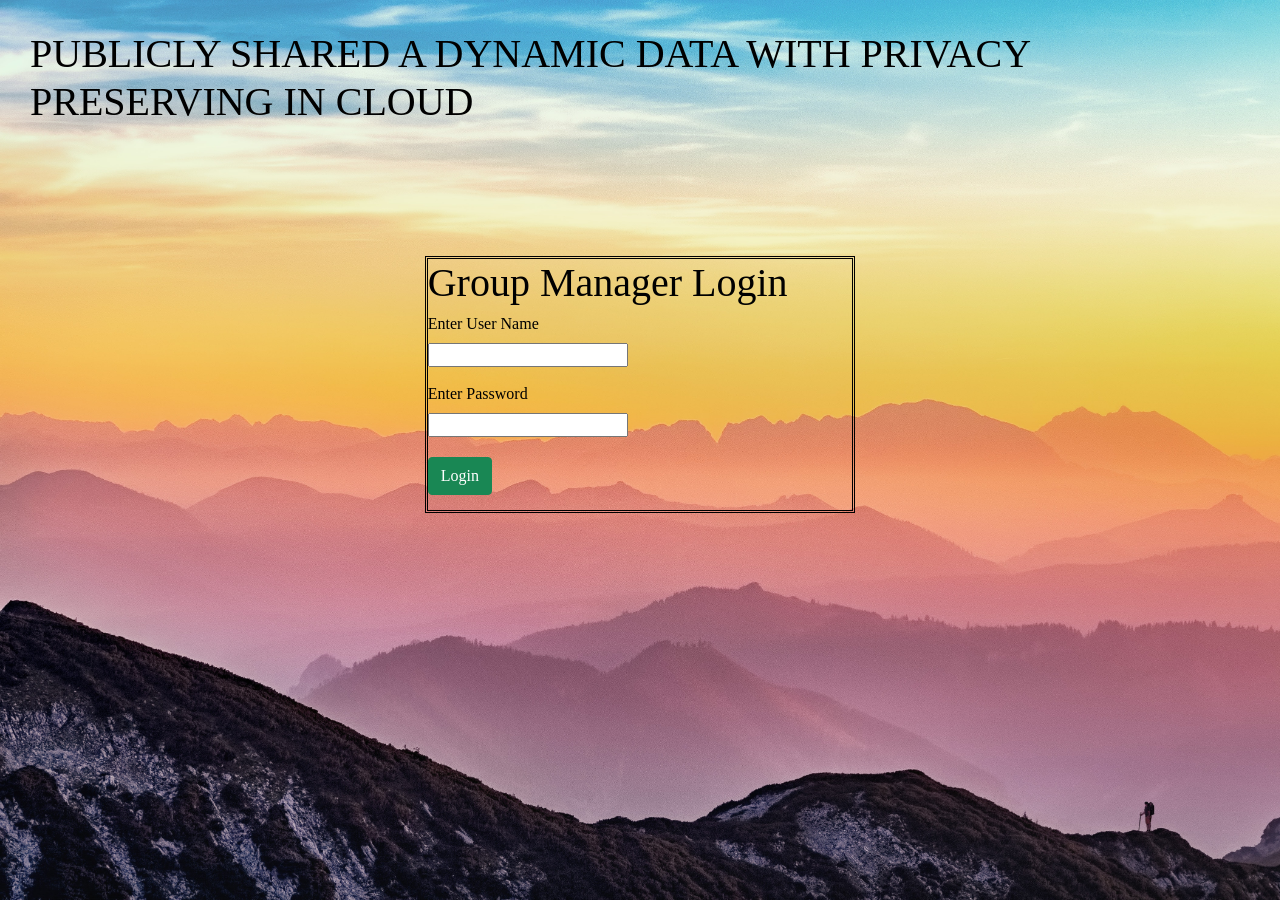
<file: MJCC16-2025/WebContent/groupmanager.html>
<!DOCTYPE html>
<html>
<head>
<meta charset="ISO-8859-1">
<title>Insert title here</title>
<link rel="stylesheet" href="./css/bootstrap.min.css">
<link rel="sytlesheet" href="./css/mystyle.css">
</head>
<body
	style="background-image: url('pexels-simon-berger-1323550.jpg'); background-repeat: no-repeat;background-attachment: fixed;
  background-size: cover;">


</body>

			</div>
		</div>
		</nav>
		<h1 style="padding: 30px;">
PUBLICLY SHARED A DYNAMIC DATA WITH PRIVACY PRESERVING IN CLOUD
</h1>
	</div>
</html>
<div style="margin-top: 100px;"container">
	<div class="row">
		<div class="col-sm"></div>
		<div class="col-sm" style="border-style: double;">
			<h1>Group Manager Login</h1>
			<form action="groupmanger" method="post">
				<label class="myfont" style="margin-bottom: 10px;">Enter
					User Name</label><br /> <input type="text" name="username" /><br />
				<br> <label style="margin-bottom: 10px;">Enter Password</label><br />
				<input type="password" style="margin-bottom: 10px;" name="password" /><br />
				<input type="submit" " value="Login" style="margin-top: 10px;"
					class="btn btn-success" /><br />
				<div style="margin-top: 15px;">
			</form>
		</div>
	</div>
	<div class="col-sm">
</file>
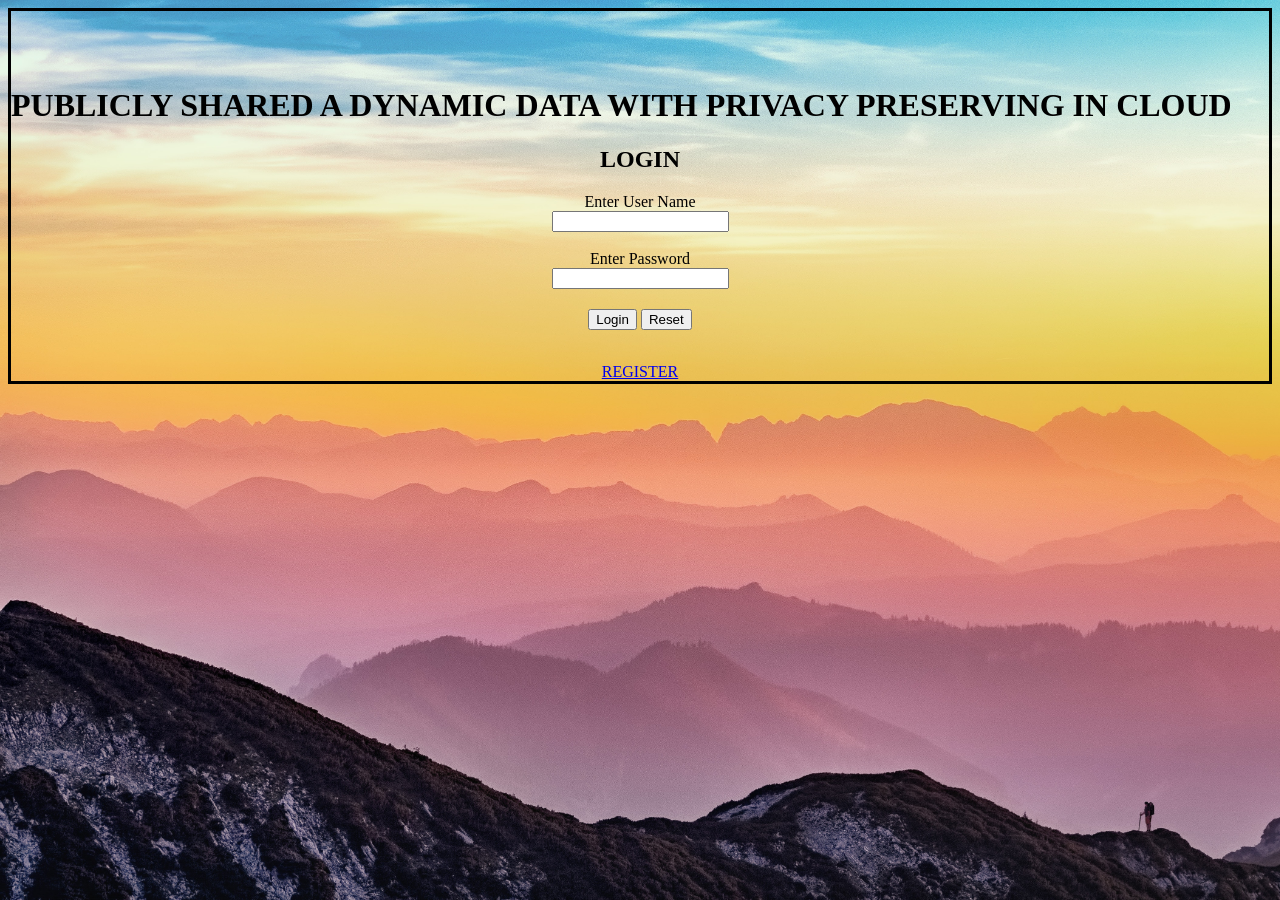
<file: MJCC16-2025/WebContent/groupmember.html>
<!DOCTYPE html>
<html>
<head>
<meta charset="ISO-8859-1">
<title>Insert title here</title>

</head>
<body style="background-image: url('pexels-simon-berger-1323550.jpg'); background-repeat: no-repeat;background-attachment: fixed;
  background-size: cover;">
	<div class="container">
		<body>
<div style="margin-top: 100px:">
		<div class="container">
			<div class="row">
				<div class="col-sm"></div>
				<div class="col-sm" style="border-style: solid;">
				</nav>
		<br>
		<h1>
			<br> 
PUBLICLY SHARED A DYNAMIC DATA WITH PRIVACY PRESERVING IN CLOUD
	</h1>
					<h2><center>LOGIN</center></h2>

					<form action="Login" method="post">
					<center>
					
						<label class="myfont" style="margin-bottom: 10px;">Enter
							User Name</label><br /> <input type="text" name="username" /><br />
						<br> <label style="margin-bottom: 10px;">Enter
							Password</label><br /> <input type="password"
							style="margin-bottom: 10px;" name="password" /><br /> 
							<input
							type="submit" " value="Login" style="margin-top: 10px;"
							class="btn btn-success" />
							<input
							type="Reset" " value="Reset" style="margin-top: 10px;"
							class="btn btn-success" /><br /><br />
						<div style="margin-top: 15px;">
							<a href="Register1.jsp">REGISTER</a>
					</form>
</center>
				</div>
			</div>
			<div class="col-sm"></div>
		</div>
	</div>
	</div>
	<div></div>

		<br>
	</div>

</body>
</html>
</file>
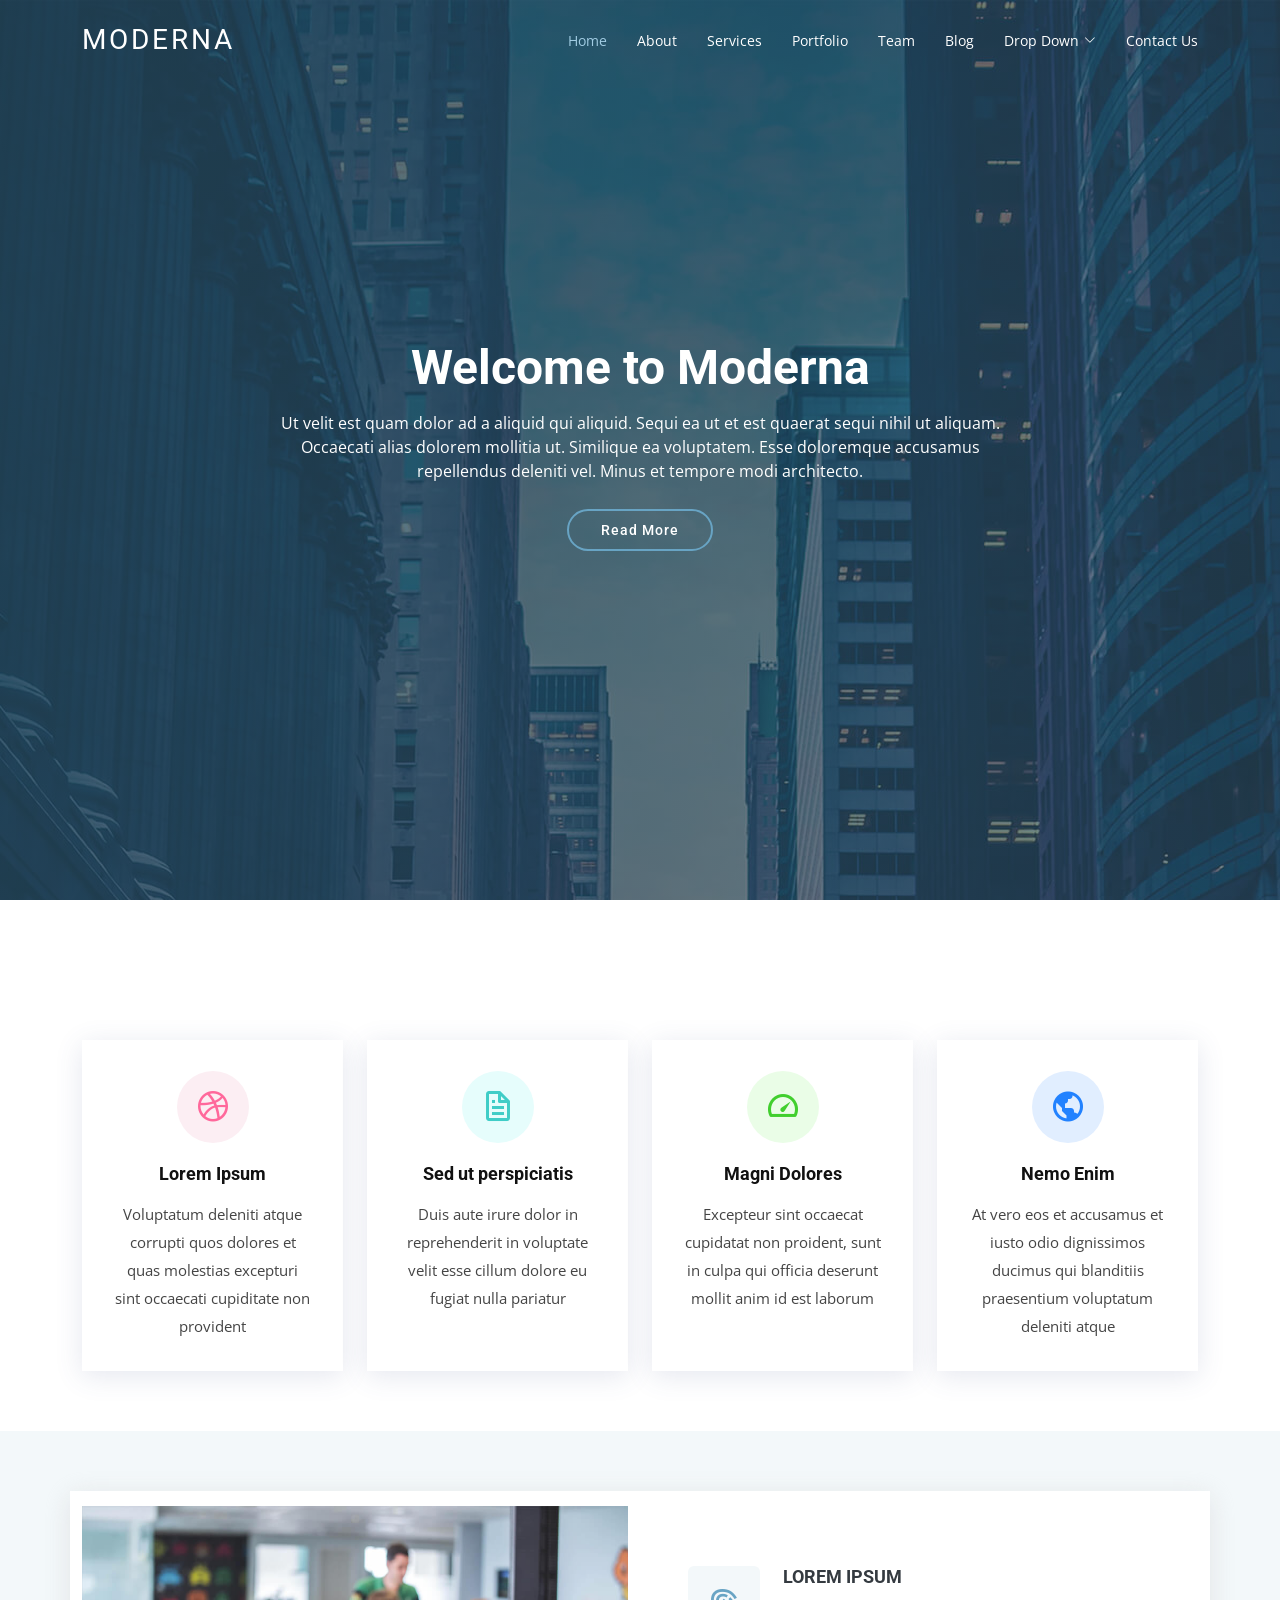
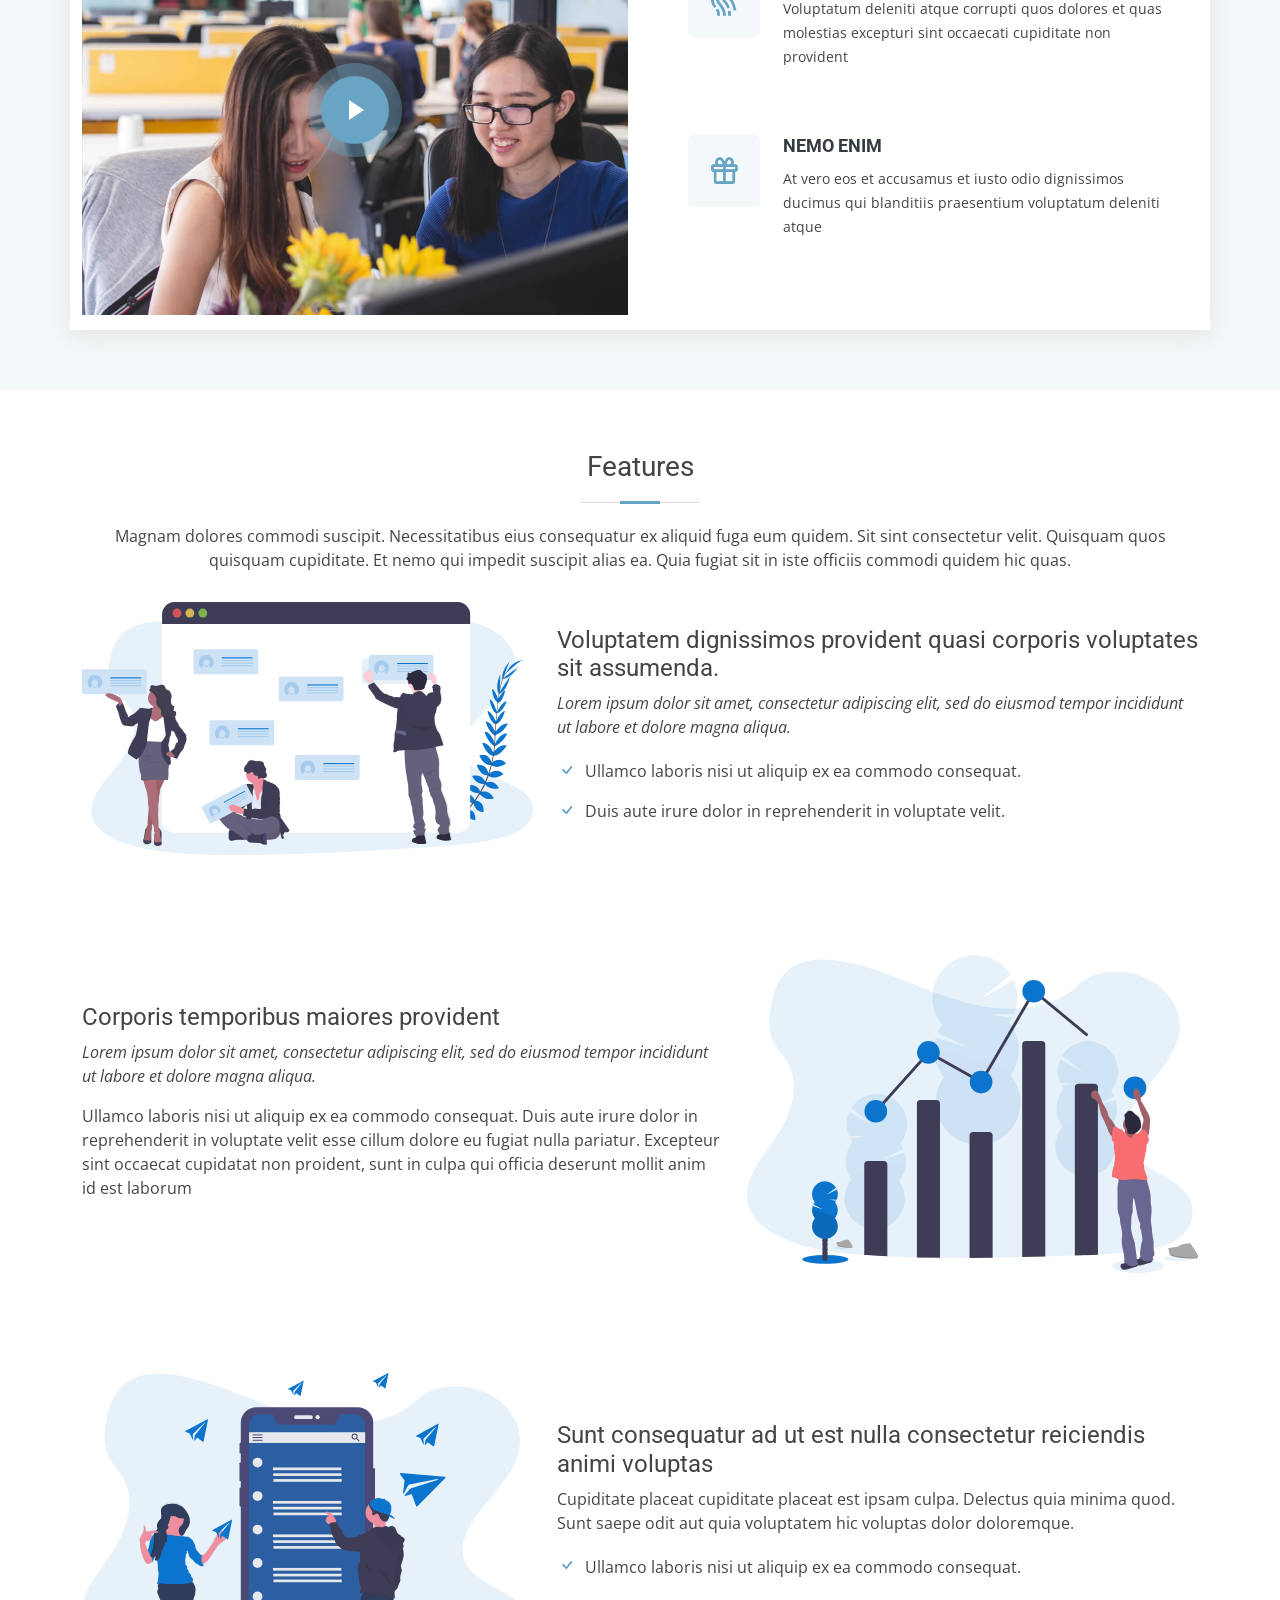
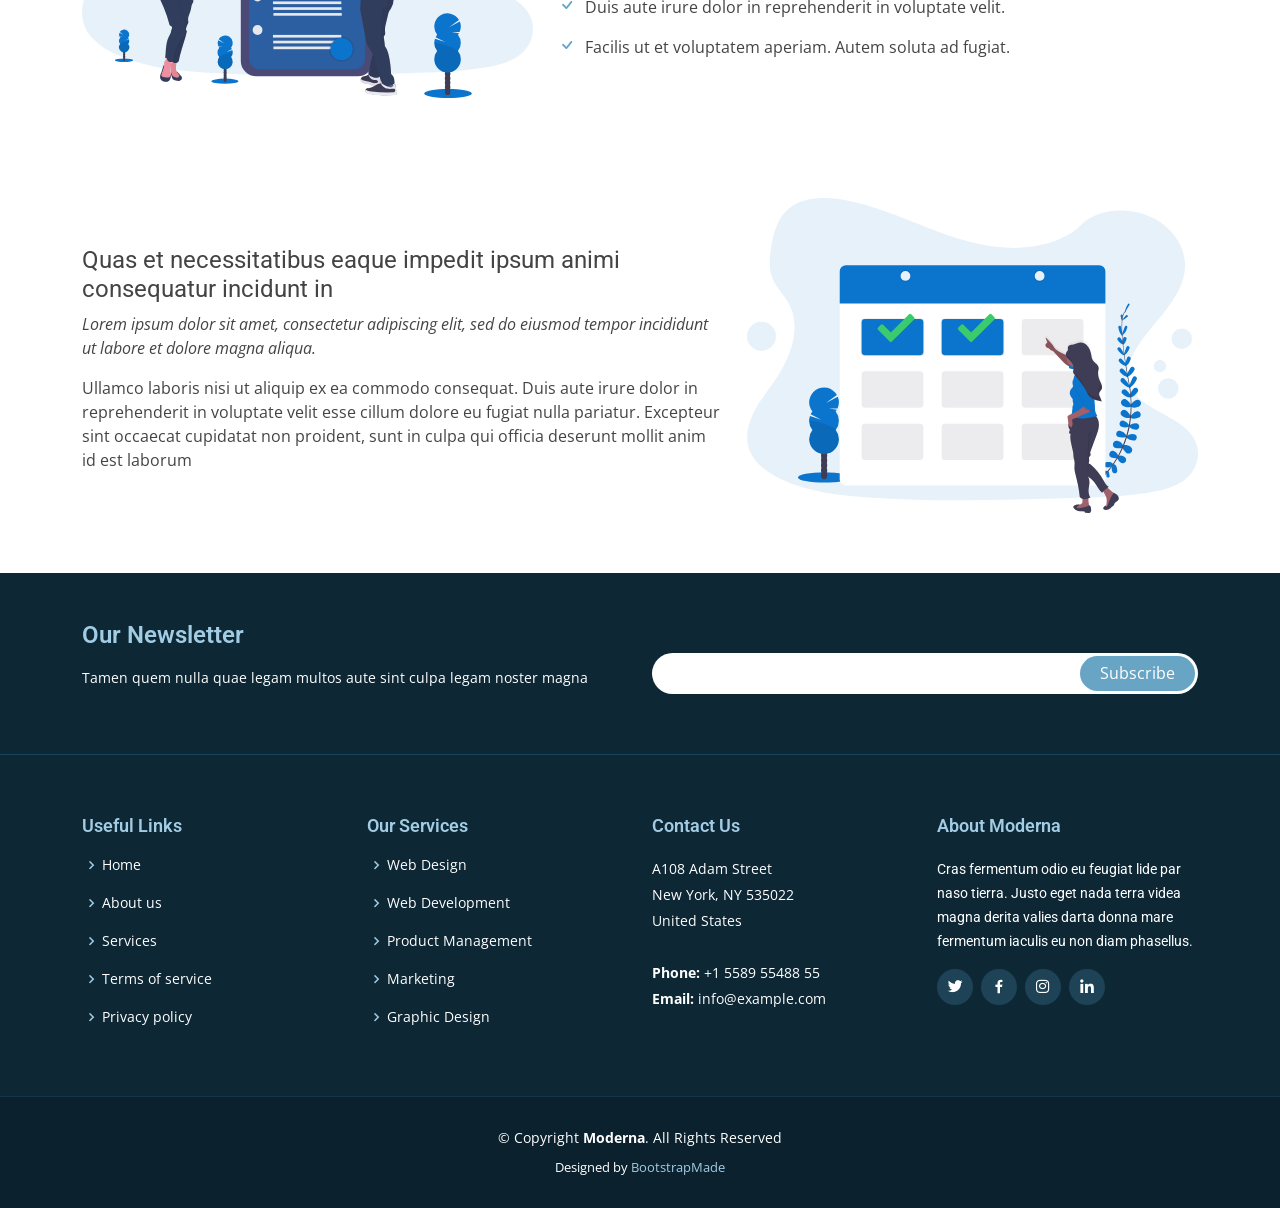
<file: MJCC16-2025/WebContent/index-2.html>
<!DOCTYPE html>
<html lang="en">

<head>
  <meta charset="utf-8">
  <meta content="width=device-width, initial-scale=1.0" name="viewport">

  <title>Moderna Bootstrap Template - Index 2 without slider</title>
  <meta content="" name="description">
  <meta content="" name="keywords">

  <!-- Favicons -->
  <link href="assets/img/favicon.png" rel="icon">
  <link href="assets/img/apple-touch-icon.png" rel="apple-touch-icon">

  <!-- Google Fonts -->
  <link href="https://fonts.googleapis.com/css?family=Open+Sans:300,300i,400,400i,600,600i,700,700i|Roboto:300,300i,400,400i,500,500i,700,700i&display=swap" rel="stylesheet">

  <!-- Vendor CSS Files -->
  <link href="assets/vendor/animate.css/animate.min.css" rel="stylesheet">
  <link href="assets/vendor/aos/aos.css" rel="stylesheet">
  <link href="assets/vendor/bootstrap/css/bootstrap.min.css" rel="stylesheet">
  <link href="assets/vendor/bootstrap-icons/bootstrap-icons.css" rel="stylesheet">
  <link href="assets/vendor/boxicons/css/boxicons.min.css" rel="stylesheet">
  <link href="assets/vendor/glightbox/css/glightbox.min.css" rel="stylesheet">
  <link href="assets/vendor/swiper/swiper-bundle.min.css" rel="stylesheet">

  <!-- Template Main CSS File -->
  <link href="assets/css/style.css" rel="stylesheet">

  <!-- =======================================================
  * Template Name: Moderna - v4.10.1
  * Template URL: https://bootstrapmade.com/free-bootstrap-template-corporate-moderna/
  * Author: BootstrapMade.com
  * License: https://bootstrapmade.com/license/
  ======================================================== -->
</head>

<body>

  <!-- ======= Header ======= -->
  <header id="header" class="fixed-top d-flex align-items-center header-transparent">
    <div class="container d-flex justify-content-between align-items-center">

      <div class="logo">
        <h1 class="text-light"><a href="index.html"><span>Moderna</span></a></h1>
        <!-- Uncomment below if you prefer to use an image logo -->
        <!-- <a href="index.html"><img src="assets/img/logo.png" alt="" class="img-fluid"></a>-->
      </div>

      <nav id="navbar" class="navbar">
        <ul>
          <li><a class="active " href="index.html">Home</a></li>
          <li><a href="about.html">About</a></li>
          <li><a href="services.html">Services</a></li>
          <li><a href="portfolio.html">Portfolio</a></li>
          <li><a href="team.html">Team</a></li>
          <li><a href="blog.html">Blog</a></li>
          <li class="dropdown"><a href="#"><span>Drop Down</span> <i class="bi bi-chevron-down"></i></a>
            <ul>
              <li><a href="#">Drop Down 1</a></li>
              <li class="dropdown"><a href="#"><span>Deep Drop Down</span> <i class="bi bi-chevron-right"></i></a>
                <ul>
                  <li><a href="#">Deep Drop Down 1</a></li>
                  <li><a href="#">Deep Drop Down 2</a></li>
                  <li><a href="#">Deep Drop Down 3</a></li>
                  <li><a href="#">Deep Drop Down 4</a></li>
                  <li><a href="#">Deep Drop Down 5</a></li>
                </ul>
              </li>
              <li><a href="#">Drop Down 2</a></li>
              <li><a href="#">Drop Down 3</a></li>
              <li><a href="#">Drop Down 4</a></li>
            </ul>
          </li>
          <li><a href="contact.html">Contact Us</a></li>
        </ul>
        <i class="bi bi-list mobile-nav-toggle"></i>
      </nav><!-- .navbar -->

    </div>
  </header><!-- End Header -->

  <!-- ======= Hero No Slider Section ======= -->
  <section id="hero-no-slider" class="d-flex justify-cntent-center align-items-center">
    <div class="container position-relative" data-aos="fade-up" data-aos-delay="100">
      <div class="row justify-content-center">
        <div class="col-xl-8">
          <h2>Welcome to Moderna</h2>
          <p>Ut velit est quam dolor ad a aliquid qui aliquid. Sequi ea ut et est quaerat sequi nihil ut aliquam. Occaecati alias dolorem mollitia ut. Similique ea voluptatem. Esse doloremque accusamus repellendus deleniti vel. Minus et tempore modi architecto.</p>
          <a href="" class="btn-get-started ">Read More</a>
        </div>
      </div>
    </div>
  </section><!-- End Hero No Slider Sectio -->

  <main id="main">

    <!-- ======= Services Section ======= -->
    <section class="services">
      <div class="container">

        <div class="row">
          <div class="col-md-6 col-lg-3 d-flex align-items-stretch" data-aos="fade-up">
            <div class="icon-box icon-box-pink">
              <div class="icon"><i class="bx bxl-dribbble"></i></div>
              <h4 class="title"><a href="">Lorem Ipsum</a></h4>
              <p class="description">Voluptatum deleniti atque corrupti quos dolores et quas molestias excepturi sint occaecati cupiditate non provident</p>
            </div>
          </div>

          <div class="col-md-6 col-lg-3 d-flex align-items-stretch" data-aos="fade-up" data-aos-delay="100">
            <div class="icon-box icon-box-cyan">
              <div class="icon"><i class="bx bx-file"></i></div>
              <h4 class="title"><a href="">Sed ut perspiciatis</a></h4>
              <p class="description">Duis aute irure dolor in reprehenderit in voluptate velit esse cillum dolore eu fugiat nulla pariatur</p>
            </div>
          </div>

          <div class="col-md-6 col-lg-3 d-flex align-items-stretch" data-aos="fade-up" data-aos-delay="200">
            <div class="icon-box icon-box-green">
              <div class="icon"><i class="bx bx-tachometer"></i></div>
              <h4 class="title"><a href="">Magni Dolores</a></h4>
              <p class="description">Excepteur sint occaecat cupidatat non proident, sunt in culpa qui officia deserunt mollit anim id est laborum</p>
            </div>
          </div>

          <div class="col-md-6 col-lg-3 d-flex align-items-stretch" data-aos="fade-up" data-aos-delay="200">
            <div class="icon-box icon-box-blue">
              <div class="icon"><i class="bx bx-world"></i></div>
              <h4 class="title"><a href="">Nemo Enim</a></h4>
              <p class="description">At vero eos et accusamus et iusto odio dignissimos ducimus qui blanditiis praesentium voluptatum deleniti atque</p>
            </div>
          </div>

        </div>

      </div>
    </section><!-- End Services Section -->

    <!-- ======= Why Us Section ======= -->
    <section class="why-us section-bg" data-aos="fade-up" date-aos-delay="200">
      <div class="container">

        <div class="row">
          <div class="col-lg-6 video-box">
            <img src="assets/img/why-us.jpg" class="img-fluid" alt="">
            <a href="https://www.youtube.com/watch?v=jDDaplaOz7Q" class="venobox play-btn mb-4" data-vbtype="video" data-autoplay="true"></a>
          </div>

          <div class="col-lg-6 d-flex flex-column justify-content-center p-5">

            <div class="icon-box">
              <div class="icon"><i class="bx bx-fingerprint"></i></div>
              <h4 class="title"><a href="">Lorem Ipsum</a></h4>
              <p class="description">Voluptatum deleniti atque corrupti quos dolores et quas molestias excepturi sint occaecati cupiditate non provident</p>
            </div>

            <div class="icon-box">
              <div class="icon"><i class="bx bx-gift"></i></div>
              <h4 class="title"><a href="">Nemo Enim</a></h4>
              <p class="description">At vero eos et accusamus et iusto odio dignissimos ducimus qui blanditiis praesentium voluptatum deleniti atque</p>
            </div>

          </div>
        </div>

      </div>
    </section><!-- End Why Us Section -->

    <!-- ======= Features Section ======= -->
    <section class="features">
      <div class="container">

        <div class="section-title">
          <h2>Features</h2>
          <p>Magnam dolores commodi suscipit. Necessitatibus eius consequatur ex aliquid fuga eum quidem. Sit sint consectetur velit. Quisquam quos quisquam cupiditate. Et nemo qui impedit suscipit alias ea. Quia fugiat sit in iste officiis commodi quidem hic quas.</p>
        </div>

        <div class="row" data-aos="fade-up">
          <div class="col-md-5">
            <img src="assets/img/features-1.svg" class="img-fluid" alt="">
          </div>
          <div class="col-md-7 pt-4">
            <h3>Voluptatem dignissimos provident quasi corporis voluptates sit assumenda.</h3>
            <p class="fst-italic">
              Lorem ipsum dolor sit amet, consectetur adipiscing elit, sed do eiusmod tempor incididunt ut labore et dolore
              magna aliqua.
            </p>
            <ul>
              <li><i class="bi bi-check"></i> Ullamco laboris nisi ut aliquip ex ea commodo consequat.</li>
              <li><i class="bi bi-check"></i> Duis aute irure dolor in reprehenderit in voluptate velit.</li>
            </ul>
          </div>
        </div>

        <div class="row" data-aos="fade-up">
          <div class="col-md-5 order-1 order-md-2">
            <img src="assets/img/features-2.svg" class="img-fluid" alt="">
          </div>
          <div class="col-md-7 pt-5 order-2 order-md-1">
            <h3>Corporis temporibus maiores provident</h3>
            <p class="fst-italic">
              Lorem ipsum dolor sit amet, consectetur adipiscing elit, sed do eiusmod tempor incididunt ut labore et dolore
              magna aliqua.
            </p>
            <p>
              Ullamco laboris nisi ut aliquip ex ea commodo consequat. Duis aute irure dolor in reprehenderit in voluptate
              velit esse cillum dolore eu fugiat nulla pariatur. Excepteur sint occaecat cupidatat non proident, sunt in
              culpa qui officia deserunt mollit anim id est laborum
            </p>
          </div>
        </div>

        <div class="row" data-aos="fade-up">
          <div class="col-md-5">
            <img src="assets/img/features-3.svg" class="img-fluid" alt="">
          </div>
          <div class="col-md-7 pt-5">
            <h3>Sunt consequatur ad ut est nulla consectetur reiciendis animi voluptas</h3>
            <p>Cupiditate placeat cupiditate placeat est ipsam culpa. Delectus quia minima quod. Sunt saepe odit aut quia voluptatem hic voluptas dolor doloremque.</p>
            <ul>
              <li><i class="bi bi-check"></i> Ullamco laboris nisi ut aliquip ex ea commodo consequat.</li>
              <li><i class="bi bi-check"></i> Duis aute irure dolor in reprehenderit in voluptate velit.</li>
              <li><i class="bi bi-check"></i> Facilis ut et voluptatem aperiam. Autem soluta ad fugiat.</li>
            </ul>
          </div>
        </div>

        <div class="row" data-aos="fade-up">
          <div class="col-md-5 order-1 order-md-2">
            <img src="assets/img/features-4.svg" class="img-fluid" alt="">
          </div>
          <div class="col-md-7 pt-5 order-2 order-md-1">
            <h3>Quas et necessitatibus eaque impedit ipsum animi consequatur incidunt in</h3>
            <p class="fst-italic">
              Lorem ipsum dolor sit amet, consectetur adipiscing elit, sed do eiusmod tempor incididunt ut labore et dolore
              magna aliqua.
            </p>
            <p>
              Ullamco laboris nisi ut aliquip ex ea commodo consequat. Duis aute irure dolor in reprehenderit in voluptate
              velit esse cillum dolore eu fugiat nulla pariatur. Excepteur sint occaecat cupidatat non proident, sunt in
              culpa qui officia deserunt mollit anim id est laborum
            </p>
          </div>
        </div>

      </div>
    </section><!-- End Features Section -->

  </main><!-- End #main -->

  <!-- ======= Footer ======= -->
  <footer id="footer" data-aos="fade-up" data-aos-easing="ease-in-out" data-aos-duration="500">

    <div class="footer-newsletter">
      <div class="container">
        <div class="row">
          <div class="col-lg-6">
            <h4>Our Newsletter</h4>
            <p>Tamen quem nulla quae legam multos aute sint culpa legam noster magna</p>
          </div>
          <div class="col-lg-6">
            <form action="" method="post">
              <input type="email" name="email"><input type="submit" value="Subscribe">
            </form>
          </div>
        </div>
      </div>
    </div>

    <div class="footer-top">
      <div class="container">
        <div class="row">

          <div class="col-lg-3 col-md-6 footer-links">
            <h4>Useful Links</h4>
            <ul>
              <li><i class="bx bx-chevron-right"></i> <a href="#">Home</a></li>
              <li><i class="bx bx-chevron-right"></i> <a href="#">About us</a></li>
              <li><i class="bx bx-chevron-right"></i> <a href="#">Services</a></li>
              <li><i class="bx bx-chevron-right"></i> <a href="#">Terms of service</a></li>
              <li><i class="bx bx-chevron-right"></i> <a href="#">Privacy policy</a></li>
            </ul>
          </div>

          <div class="col-lg-3 col-md-6 footer-links">
            <h4>Our Services</h4>
            <ul>
              <li><i class="bx bx-chevron-right"></i> <a href="#">Web Design</a></li>
              <li><i class="bx bx-chevron-right"></i> <a href="#">Web Development</a></li>
              <li><i class="bx bx-chevron-right"></i> <a href="#">Product Management</a></li>
              <li><i class="bx bx-chevron-right"></i> <a href="#">Marketing</a></li>
              <li><i class="bx bx-chevron-right"></i> <a href="#">Graphic Design</a></li>
            </ul>
          </div>

          <div class="col-lg-3 col-md-6 footer-contact">
            <h4>Contact Us</h4>
            <p>
              A108 Adam Street <br>
              New York, NY 535022<br>
              United States <br><br>
              <strong>Phone:</strong> +1 5589 55488 55<br>
              <strong>Email:</strong> info@example.com<br>
            </p>

          </div>

          <div class="col-lg-3 col-md-6 footer-info">
            <h3>About Moderna</h3>
            <p>Cras fermentum odio eu feugiat lide par naso tierra. Justo eget nada terra videa magna derita valies darta donna mare fermentum iaculis eu non diam phasellus.</p>
            <div class="social-links mt-3">
              <a href="#" class="twitter"><i class="bx bxl-twitter"></i></a>
              <a href="#" class="facebook"><i class="bx bxl-facebook"></i></a>
              <a href="#" class="instagram"><i class="bx bxl-instagram"></i></a>
              <a href="#" class="linkedin"><i class="bx bxl-linkedin"></i></a>
            </div>
          </div>

        </div>
      </div>
    </div>

    <div class="container">
      <div class="copyright">
        &copy; Copyright <strong><span>Moderna</span></strong>. All Rights Reserved
      </div>
      <div class="credits">
        <!-- All the links in the footer should remain intact. -->
        <!-- You can delete the links only if you purchased the pro version. -->
        <!-- Licensing information: https://bootstrapmade.com/license/ -->
        <!-- Purchase the pro version with working PHP/AJAX contact form: https://bootstrapmade.com/free-bootstrap-template-corporate-moderna/ -->
        Designed by <a href="https://bootstrapmade.com/">BootstrapMade</a>
      </div>
    </div>
  </footer><!-- End Footer -->

  <a href="#" class="back-to-top d-flex align-items-center justify-content-center"><i class="bi bi-arrow-up-short"></i></a>

  <!-- Vendor JS Files -->
  <script src="assets/vendor/purecounter/purecounter_vanilla.js"></script>
  <script src="assets/vendor/aos/aos.js"></script>
  <script src="assets/vendor/bootstrap/js/bootstrap.bundle.min.js"></script>
  <script src="assets/vendor/glightbox/js/glightbox.min.js"></script>
  <script src="assets/vendor/isotope-layout/isotope.pkgd.min.js"></script>
  <script src="assets/vendor/swiper/swiper-bundle.min.js"></script>
  <script src="assets/vendor/waypoints/noframework.waypoints.js"></script>
  <script src="assets/vendor/php-email-form/validate.js"></script>

  <!-- Template Main JS File -->
  <script src="assets/js/main.js"></script>

</body>

</html>
</file>
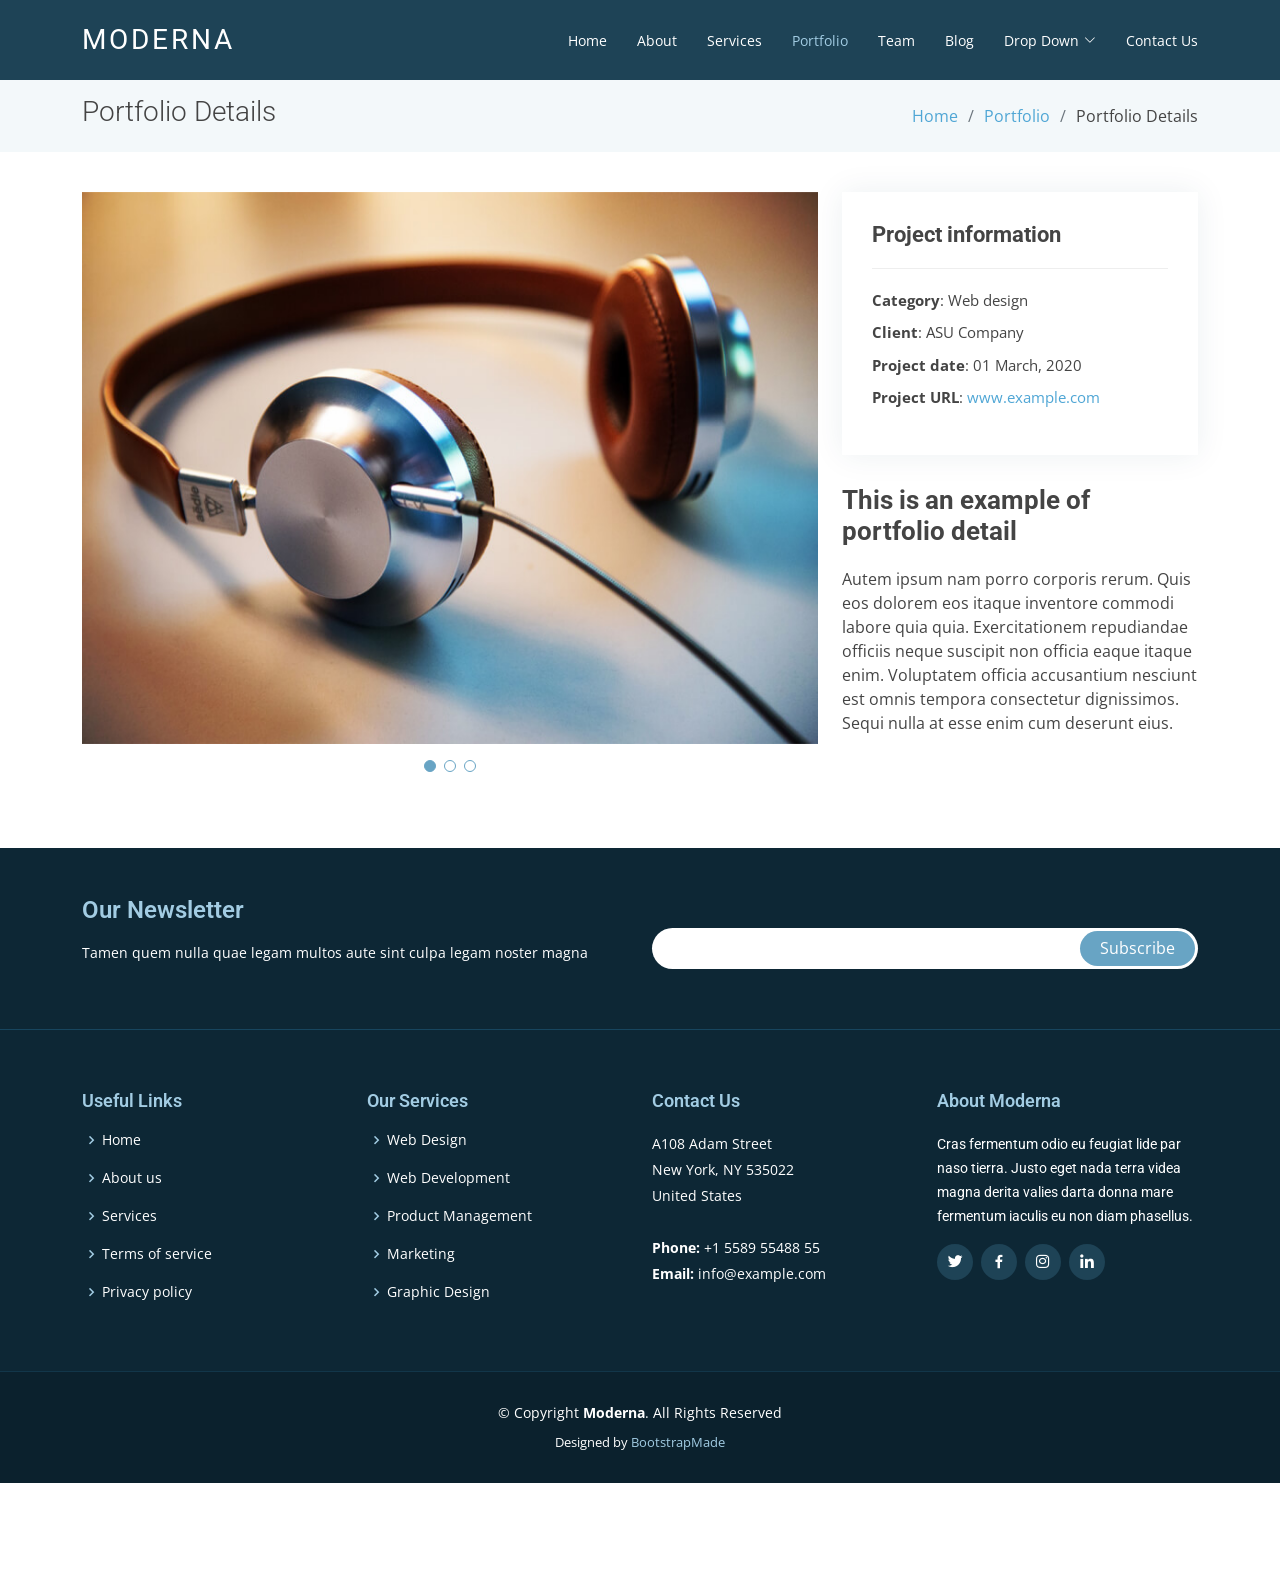
<file: MJCC16-2025/WebContent/portfolio-details.html>
<!DOCTYPE html>
<html lang="en">

<head>
  <meta charset="utf-8">
  <meta content="width=device-width, initial-scale=1.0" name="viewport">

  <title>Portfolio Details - Moderna Bootstrap Template</title>
  <meta content="" name="description">
  <meta content="" name="keywords">

  <!-- Favicons -->
  <link href="assets/img/favicon.png" rel="icon">
  <link href="assets/img/apple-touch-icon.png" rel="apple-touch-icon">

  <!-- Google Fonts -->
  <link href="https://fonts.googleapis.com/css?family=Open+Sans:300,300i,400,400i,600,600i,700,700i|Roboto:300,300i,400,400i,500,500i,700,700i&display=swap" rel="stylesheet">

  <!-- Vendor CSS Files -->
  <link href="assets/vendor/animate.css/animate.min.css" rel="stylesheet">
  <link href="assets/vendor/aos/aos.css" rel="stylesheet">
  <link href="assets/vendor/bootstrap/css/bootstrap.min.css" rel="stylesheet">
  <link href="assets/vendor/bootstrap-icons/bootstrap-icons.css" rel="stylesheet">
  <link href="assets/vendor/boxicons/css/boxicons.min.css" rel="stylesheet">
  <link href="assets/vendor/glightbox/css/glightbox.min.css" rel="stylesheet">
  <link href="assets/vendor/swiper/swiper-bundle.min.css" rel="stylesheet">

  <!-- Template Main CSS File -->
  <link href="assets/css/style.css" rel="stylesheet">

  <!-- =======================================================
  * Template Name: Moderna - v4.10.1
  * Template URL: https://bootstrapmade.com/free-bootstrap-template-corporate-moderna/
  * Author: BootstrapMade.com
  * License: https://bootstrapmade.com/license/
  ======================================================== -->
</head>

<body>

  <!-- ======= Header ======= -->
  <header id="header" class="fixed-top d-flex align-items-center ">
    <div class="container d-flex justify-content-between align-items-center">

      <div class="logo">
        <h1 class="text-light"><a href="index.html"><span>Moderna</span></a></h1>
        <!-- Uncomment below if you prefer to use an image logo -->
        <!-- <a href="index.html"><img src="assets/img/logo.png" alt="" class="img-fluid"></a>-->
      </div>

      <nav id="navbar" class="navbar">
        <ul>
          <li><a class="" href="index.html">Home</a></li>
          <li><a href="about.html">About</a></li>
          <li><a href="services.html">Services</a></li>
          <li><a class="active" href="portfolio.html">Portfolio</a></li>
          <li><a href="team.html">Team</a></li>
          <li><a href="blog.html">Blog</a></li>
          <li class="dropdown"><a href="#"><span>Drop Down</span> <i class="bi bi-chevron-down"></i></a>
            <ul>
              <li><a href="#">Drop Down 1</a></li>
              <li class="dropdown"><a href="#"><span>Deep Drop Down</span> <i class="bi bi-chevron-right"></i></a>
                <ul>
                  <li><a href="#">Deep Drop Down 1</a></li>
                  <li><a href="#">Deep Drop Down 2</a></li>
                  <li><a href="#">Deep Drop Down 3</a></li>
                  <li><a href="#">Deep Drop Down 4</a></li>
                  <li><a href="#">Deep Drop Down 5</a></li>
                </ul>
              </li>
              <li><a href="#">Drop Down 2</a></li>
              <li><a href="#">Drop Down 3</a></li>
              <li><a href="#">Drop Down 4</a></li>
            </ul>
          </li>
          <li><a href="contact.html">Contact Us</a></li>
        </ul>
        <i class="bi bi-list mobile-nav-toggle"></i>
      </nav><!-- .navbar -->

    </div>
  </header><!-- End Header -->

  <main id="main">

    <!-- ======= Our Portfolio Section ======= -->
    <section class="breadcrumbs">
      <div class="container">

        <div class="d-flex justify-content-between align-items-center">
          <h2>Portfolio Details</h2>
          <ol>
            <li><a href="index.html">Home</a></li>
            <li><a href="portfolio.html">Portfolio</a></li>
            <li>Portfolio Details</li>
          </ol>
        </div>

      </div>
    </section><!-- End Our Portfolio Section -->

    <!-- ======= Portfolio Details Section ======= -->
    <section id="portfolio-details" class="portfolio-details">
      <div class="container">

        <div class="row gy-4">

          <div class="col-lg-8">
            <div class="portfolio-details-slider swiper">
              <div class="swiper-wrapper align-items-center">

                <div class="swiper-slide">
                  <img src="assets/img/portfolio/portfolio-1.jpg" alt="">
                </div>

                <div class="swiper-slide">
                  <img src="assets/img/portfolio/portfolio-2.jpg" alt="">
                </div>

                <div class="swiper-slide">
                  <img src="assets/img/portfolio/portfolio-3.jpg" alt="">
                </div>

              </div>
              <div class="swiper-pagination"></div>
            </div>
          </div>

          <div class="col-lg-4">
            <div class="portfolio-info">
              <h3>Project information</h3>
              <ul>
                <li><strong>Category</strong>: Web design</li>
                <li><strong>Client</strong>: ASU Company</li>
                <li><strong>Project date</strong>: 01 March, 2020</li>
                <li><strong>Project URL</strong>: <a href="#">www.example.com</a></li>
              </ul>
            </div>
            <div class="portfolio-description">
              <h2>This is an example of portfolio detail</h2>
              <p>
                Autem ipsum nam porro corporis rerum. Quis eos dolorem eos itaque inventore commodi labore quia quia. Exercitationem repudiandae officiis neque suscipit non officia eaque itaque enim. Voluptatem officia accusantium nesciunt est omnis tempora consectetur dignissimos. Sequi nulla at esse enim cum deserunt eius.
              </p>
            </div>
          </div>

        </div>

      </div>
    </section><!-- End Portfolio Details Section -->

  </main><!-- End #main -->

  <!-- ======= Footer ======= -->
  <footer id="footer" data-aos="fade-up" data-aos-easing="ease-in-out" data-aos-duration="500">

    <div class="footer-newsletter">
      <div class="container">
        <div class="row">
          <div class="col-lg-6">
            <h4>Our Newsletter</h4>
            <p>Tamen quem nulla quae legam multos aute sint culpa legam noster magna</p>
          </div>
          <div class="col-lg-6">
            <form action="" method="post">
              <input type="email" name="email"><input type="submit" value="Subscribe">
            </form>
          </div>
        </div>
      </div>
    </div>

    <div class="footer-top">
      <div class="container">
        <div class="row">

          <div class="col-lg-3 col-md-6 footer-links">
            <h4>Useful Links</h4>
            <ul>
              <li><i class="bx bx-chevron-right"></i> <a href="#">Home</a></li>
              <li><i class="bx bx-chevron-right"></i> <a href="#">About us</a></li>
              <li><i class="bx bx-chevron-right"></i> <a href="#">Services</a></li>
              <li><i class="bx bx-chevron-right"></i> <a href="#">Terms of service</a></li>
              <li><i class="bx bx-chevron-right"></i> <a href="#">Privacy policy</a></li>
            </ul>
          </div>

          <div class="col-lg-3 col-md-6 footer-links">
            <h4>Our Services</h4>
            <ul>
              <li><i class="bx bx-chevron-right"></i> <a href="#">Web Design</a></li>
              <li><i class="bx bx-chevron-right"></i> <a href="#">Web Development</a></li>
              <li><i class="bx bx-chevron-right"></i> <a href="#">Product Management</a></li>
              <li><i class="bx bx-chevron-right"></i> <a href="#">Marketing</a></li>
              <li><i class="bx bx-chevron-right"></i> <a href="#">Graphic Design</a></li>
            </ul>
          </div>

          <div class="col-lg-3 col-md-6 footer-contact">
            <h4>Contact Us</h4>
            <p>
              A108 Adam Street <br>
              New York, NY 535022<br>
              United States <br><br>
              <strong>Phone:</strong> +1 5589 55488 55<br>
              <strong>Email:</strong> info@example.com<br>
            </p>

          </div>

          <div class="col-lg-3 col-md-6 footer-info">
            <h3>About Moderna</h3>
            <p>Cras fermentum odio eu feugiat lide par naso tierra. Justo eget nada terra videa magna derita valies darta donna mare fermentum iaculis eu non diam phasellus.</p>
            <div class="social-links mt-3">
              <a href="#" class="twitter"><i class="bx bxl-twitter"></i></a>
              <a href="#" class="facebook"><i class="bx bxl-facebook"></i></a>
              <a href="#" class="instagram"><i class="bx bxl-instagram"></i></a>
              <a href="#" class="linkedin"><i class="bx bxl-linkedin"></i></a>
            </div>
          </div>

        </div>
      </div>
    </div>

    <div class="container">
      <div class="copyright">
        &copy; Copyright <strong><span>Moderna</span></strong>. All Rights Reserved
      </div>
      <div class="credits">
        <!-- All the links in the footer should remain intact. -->
        <!-- You can delete the links only if you purchased the pro version. -->
        <!-- Licensing information: https://bootstrapmade.com/license/ -->
        <!-- Purchase the pro version with working PHP/AJAX contact form: https://bootstrapmade.com/free-bootstrap-template-corporate-moderna/ -->
        Designed by <a href="https://bootstrapmade.com/">BootstrapMade</a>
      </div>
    </div>
  </footer><!-- End Footer -->

  <a href="#" class="back-to-top d-flex align-items-center justify-content-center"><i class="bi bi-arrow-up-short"></i></a>

  <!-- Vendor JS Files -->
  <script src="assets/vendor/purecounter/purecounter_vanilla.js"></script>
  <script src="assets/vendor/aos/aos.js"></script>
  <script src="assets/vendor/bootstrap/js/bootstrap.bundle.min.js"></script>
  <script src="assets/vendor/glightbox/js/glightbox.min.js"></script>
  <script src="assets/vendor/isotope-layout/isotope.pkgd.min.js"></script>
  <script src="assets/vendor/swiper/swiper-bundle.min.js"></script>
  <script src="assets/vendor/waypoints/noframework.waypoints.js"></script>
  <script src="assets/vendor/php-email-form/validate.js"></script>

  <!-- Template Main JS File -->
  <script src="assets/js/main.js"></script>

</body>

</html>
</file>
<file: .metadata/.plugins/org.eclipse.wildwebdeveloper.embedder.node/node-v16.14.2-win-x64/node_modules/npm/node_modules/unique-filename/coverage/prettify.css>
.pln{color:#000}@media screen{.str{color:#080}.kwd{color:#008}.com{color:#800}.typ{color:#606}.lit{color:#066}.pun,.opn,.clo{color:#660}.tag{color:#008}.atn{color:#606}.atv{color:#080}.dec,.var{color:#606}.fun{color:red}}@media print,projection{.str{color:#060}.kwd{color:#006;font-weight:bold}.com{color:#600;font-style:italic}.typ{color:#404;font-weight:bold}.lit{color:#044}.pun,.opn,.clo{color:#440}.tag{color:#006;font-weight:bold}.atn{color:#404}.atv{color:#060}}pre.prettyprint{padding:2px;border:1px solid #888}ol.linenums{margin-top:0;margin-bottom:0}li.L0,li.L1,li.L2,li.L3,li.L5,li.L6,li.L7,li.L8{list-style-type:none}li.L1,li.L3,li.L5,li.L7,li.L9{background:#eee}
</file>
<file: .metadata/.plugins/org.eclipse.wildwebdeveloper.embedder.node/node-v16.14.2-win-x64/node_modules/npm/node_modules/unique-filename/coverage/base.css>
body, html {
    margin:0; padding: 0;
}
body {
    font-family: Helvetica Neue, Helvetica,Arial;
    font-size: 10pt;
}
div.header, div.footer {
    background: #eee;
    padding: 1em;
}
div.header {
    z-index: 100;
    position: fixed;
    top: 0;
    border-bottom: 1px solid #666;
    width: 100%;
}
div.footer {
    border-top: 1px solid #666;
}
div.body {
    margin-top: 10em;
}
div.meta {
    font-size: 90%;
    text-align: center;
}
h1, h2, h3 {
    font-weight: normal;
}
h1 {
    font-size: 12pt;
}
h2 {
    font-size: 10pt;
}
pre {
    font-family: Consolas, Menlo, Monaco, monospace;
    margin: 0;
    padding: 0;
    line-height: 1.3;
    font-size: 14px;
    -moz-tab-size: 2;
    -o-tab-size:  2;
    tab-size: 2;
}

div.path { font-size: 110%; }
div.path a:link, div.path a:visited { color: #000; }
table.coverage { border-collapse: collapse; margin:0; padding: 0 }

table.coverage td {
    margin: 0;
    padding: 0;
    color: #111;
    vertical-align: top;
}
table.coverage td.line-count {
    width: 50px;
    text-align: right;
    padding-right: 5px;
}
table.coverage td.line-coverage {
    color: #777 !important;
    text-align: right;
    border-left: 1px solid #666;
    border-right: 1px solid #666;
}

table.coverage td.text {
}

table.coverage td span.cline-any {
    display: inline-block;
    padding: 0 5px;
    width: 40px;
}
table.coverage td span.cline-neutral {
    background: #eee;
}
table.coverage td span.cline-yes {
    background: #b5d592;
    color: #999;
}
table.coverage td span.cline-no {
    background: #fc8c84;
}

.cstat-yes { color: #111; }
.cstat-no { background: #fc8c84; color: #111; }
.fstat-no { background: #ffc520; color: #111 !important; }
.cbranch-no { background:  yellow !important; color: #111; }

.cstat-skip { background: #ddd; color: #111; }
.fstat-skip { background: #ddd; color: #111 !important; }
.cbranch-skip { background: #ddd !important; color: #111; }

.missing-if-branch {
    display: inline-block;
    margin-right: 10px;
    position: relative;
    padding: 0 4px;
    background: black;
    color: yellow;
}

.skip-if-branch {
    display: none;
    margin-right: 10px;
    position: relative;
    padding: 0 4px;
    background: #ccc;
    color: white;
}

.missing-if-branch .typ, .skip-if-branch .typ {
    color: inherit !important;
}

.entity, .metric { font-weight: bold; }
.metric { display: inline-block; border: 1px solid #333; padding: 0.3em; background: white; }
.metric small { font-size: 80%; font-weight: normal; color: #666; }

div.coverage-summary table { border-collapse: collapse; margin: 3em; font-size: 110%; }
div.coverage-summary td, div.coverage-summary table  th { margin: 0; padding: 0.25em 1em; border-top: 1px solid #666; border-bottom: 1px solid #666; }
div.coverage-summary th { text-align: left; border: 1px solid #666; background: #eee; font-weight: normal; }
div.coverage-summary th.file { border-right: none !important; }
div.coverage-summary th.pic { border-left: none !important; text-align: right; }
div.coverage-summary th.pct { border-right: none !important; }
div.coverage-summary th.abs { border-left: none !important; text-align: right; }
div.coverage-summary td.pct { text-align: right; border-left: 1px solid #666; }
div.coverage-summary td.abs { text-align: right; font-size: 90%; color: #444; border-right: 1px solid #666; }
div.coverage-summary td.file { border-left: 1px solid #666; white-space: nowrap;  }
div.coverage-summary td.pic { min-width: 120px !important;  }
div.coverage-summary a:link { text-decoration: none; color: #000; }
div.coverage-summary a:visited { text-decoration: none; color: #777; }
div.coverage-summary a:hover { text-decoration: underline; }
div.coverage-summary tfoot td { border-top: 1px solid #666; }

div.coverage-summary .sorter {
    height: 10px;
    width: 7px;
    display: inline-block;
    margin-left: 0.5em;
    background: url(sort-arrow-sprite.png) no-repeat scroll 0 0 transparent;
}
div.coverage-summary .sorted .sorter {
    background-position: 0 -20px;
}
div.coverage-summary .sorted-desc .sorter {
    background-position: 0 -10px;
}

.high { background: #b5d592 !important; }
.medium { background: #ffe87c !important; }
.low { background: #fc8c84 !important; }

span.cover-fill, span.cover-empty {
    display:inline-block;
    border:1px solid #444;
    background: white;
    height: 12px;
}
span.cover-fill {
    background: #ccc;
    border-right: 1px solid #444;
}
span.cover-empty {
    background: white;
    border-left: none;
}
span.cover-full {
    border-right: none !important;
}
pre.prettyprint {
    border: none !important;
    padding: 0 !important;
    margin: 0 !important;
}
.com { color: #999 !important; }
.ignore-none { color: #999; font-weight: normal; }
</file>
<file: MJCC16-2025/WebContent/css/mystyle.css>
label {
	font-family: "Times New Roman", Times, Cursive;
	font-size: 20px;
}
</file>
<file: MJCC16-2025/WebContent/assets/css/style.css>
/**
* Template Name: Moderna - v4.10.1
* Template URL: https://bootstrapmade.com/free-bootstrap-template-corporate-moderna/
* Author: BootstrapMade.com
* License: https://bootstrapmade.com/license/
*/

/*--------------------------------------------------------------
# General
--------------------------------------------------------------*/
body {
  font-family: "Open Sans", sans-serif;
  color: #444;
}

a {
  color: #4fa6d5;
  text-decoration: none;
}

a:hover {
  color: #45beff;
  text-decoration: none;
}

h1,
h2,
h3,
h4,
h5,
h6,
.font-primary {
  font-family: "Roboto", sans-serif;
}

/*--------------------------------------------------------------
# Back to top button
--------------------------------------------------------------*/
.back-to-top {
  position: fixed;
  visibility: hidden;
  opacity: 0;
  right: 15px;
  bottom: 15px;
  z-index: 99999;
  background: #68A4C4;
  width: 40px;
  height: 40px;
  border-radius: 4px;
  transition: all 0.4s;
}

.back-to-top i {
  font-size: 24px;
  color: #fff;
  line-height: 0;
}

.back-to-top:hover {
  background: #85b6cf;
  color: #fff;
}

.back-to-top.active {
  visibility: visible;
  opacity: 1;
}

/*--------------------------------------------------------------
# Header
--------------------------------------------------------------*/
#header {
  height: 80px;
  transition: all 0.5s;
  z-index: 997;
  transition: all 0.5s;
  background: #1e4356;
}

#header.header-transparent {
  background: none;
}

#header.header-scrolled {
  background: rgba(30, 67, 86, 0.8);
  height: 60px;
}

#header .logo h1 {
  font-size: 28px;
  margin: 0;
  padding: 4px 0;
  line-height: 1;
  font-weight: 400;
  letter-spacing: 3px;
  text-transform: uppercase;
}

#header .logo h1 a,
#header .logo h1 a:hover {
  color: #fff;
  text-decoration: none;
}

#header .logo img {
  padding: 0;
  margin: 0;
  max-height: 40px;
}

#main {
  margin-top: 80px;
}

/*--------------------------------------------------------------
# Navigation Menu
--------------------------------------------------------------*/
/**
* Desktop Navigation 
*/
.navbar {
  padding: 0;
}

.navbar ul {
  margin: 0;
  padding: 0;
  display: flex;
  list-style: none;
  align-items: center;
}

.navbar li {
  position: relative;
}

.navbar a,
.navbar a:focus {
  display: flex;
  align-items: center;
  justify-content: space-between;
  padding: 10px 0 10px 30px;
  font-family: "Open Sans", sans-serif;
  font-size: 14px;
  color: #fff;
  white-space: nowrap;
  transition: 0.3s;
}

.navbar a i,
.navbar a:focus i {
  font-size: 12px;
  line-height: 0;
  margin-left: 5px;
}

.navbar a:hover,
.navbar .active,
.navbar .active:focus,
.navbar li:hover>a {
  color: #a2cce3;
}

.navbar .dropdown ul {
  display: block;
  position: absolute;
  left: 14px;
  top: calc(100% + 30px);
  margin: 0;
  padding: 10px 0;
  z-index: 99;
  opacity: 0;
  visibility: hidden;
  background: #fff;
  box-shadow: 0px 0px 30px rgba(127, 137, 161, 0.25);
  transition: 0.3s;
}

.navbar .dropdown ul li {
  min-width: 200px;
}

.navbar .dropdown ul a {
  padding: 10px 20px;
  font-size: 14px;
  text-transform: none;
  color: #1c3745;
}

.navbar .dropdown ul a i {
  font-size: 12px;
}

.navbar .dropdown ul a:hover,
.navbar .dropdown ul .active:hover,
.navbar .dropdown ul li:hover>a {
  color: #68A4C4;
}

.navbar .dropdown:hover>ul {
  opacity: 1;
  top: 100%;
  visibility: visible;
}

.navbar .dropdown .dropdown ul {
  top: 0;
  left: calc(100% - 30px);
  visibility: hidden;
}

.navbar .dropdown .dropdown:hover>ul {
  opacity: 1;
  top: 0;
  left: 100%;
  visibility: visible;
}

@media (max-width: 1366px) {
  .navbar .dropdown .dropdown ul {
    left: -90%;
  }

  .navbar .dropdown .dropdown:hover>ul {
    left: -100%;
  }
}

/**
* Mobile Navigation 
*/
.mobile-nav-toggle {
  color: #fff;
  font-size: 28px;
  cursor: pointer;
  display: none;
  line-height: 0;
  transition: 0.5s;
}

@media (max-width: 991px) {
  .mobile-nav-toggle {
    display: block;
  }

  .navbar ul {
    display: none;
  }
}

.navbar-mobile {
  position: fixed;
  overflow: hidden;
  top: 0;
  right: 0;
  left: 0;
  bottom: 0;
  background: rgba(17, 38, 48, 0.9);
  transition: 0.3s;
}

.navbar-mobile .mobile-nav-toggle {
  position: absolute;
  top: 15px;
  right: 15px;
}

.navbar-mobile ul {
  display: block;
  position: absolute;
  top: 55px;
  right: 15px;
  bottom: 15px;
  left: 15px;
  padding: 10px 0;
  background-color: #fff;
  overflow-y: auto;
  transition: 0.3s;
}

.navbar-mobile a,
.navbar-mobile a:focus {
  padding: 10px 20px;
  font-size: 15px;
  color: #1e4356;
}

.navbar-mobile a:hover,
.navbar-mobile .active,
.navbar-mobile li:hover>a {
  color: #68A4C4;
}

.navbar-mobile .getstarted,
.navbar-mobile .getstarted:focus {
  margin: 15px;
}

.navbar-mobile .dropdown ul {
  position: static;
  display: none;
  margin: 10px 20px;
  padding: 10px 0;
  z-index: 99;
  opacity: 1;
  visibility: visible;
  background: #fff;
  box-shadow: 0px 0px 30px rgba(127, 137, 161, 0.25);
}

.navbar-mobile .dropdown ul li {
  min-width: 200px;
}

.navbar-mobile .dropdown ul a {
  padding: 10px 20px;
}

.navbar-mobile .dropdown ul a i {
  font-size: 12px;
}

.navbar-mobile .dropdown ul a:hover,
.navbar-mobile .dropdown ul .active:hover,
.navbar-mobile .dropdown ul li:hover>a {
  color: #68A4C4;
}

.navbar-mobile .dropdown>.dropdown-active {
  display: block;
}

/*--------------------------------------------------------------
# Hero Section
--------------------------------------------------------------*/
#hero {
  width: 100%;
  height: 90vh;
  overflow: hidden;
  position: relative;
}

#hero::after {
  content: "";
  position: absolute;
  left: 50%;
  top: 0;
  width: 130%;
  height: 95%;
  background: linear-gradient(to right, rgba(30, 67, 86, 0.8), rgba(30, 67, 86, 0.6)), url("../img/hero-bg.jpg") center top no-repeat;
  z-index: 0;
  border-radius: 0 0 50% 50%;
  transform: translateX(-50%) rotate(0deg);
}

#hero::before {
  content: "";
  position: absolute;
  left: 50%;
  top: 0;
  width: 130%;
  height: 96%;
  background: #68A4C4;
  opacity: 0.3;
  z-index: 0;
  border-radius: 0 0 50% 50%;
  transform: translateX(-50%) translateY(18px) rotate(2deg);
}

#hero .carousel-container {
  display: flex;
  justify-content: center;
  align-items: center;
  flex-direction: column;
  text-align: center;
  bottom: 0;
  top: 0;
  left: 0;
  right: 0;
}

#hero h2 {
  color: #fff;
  margin-bottom: 30px;
  font-size: 48px;
  font-weight: 700;
}

#hero p {
  width: 80%;
  -webkit-animation-delay: 0.4s;
  animation-delay: 0.4s;
  margin: 0 auto 30px auto;
  color: #fff;
}

#hero .carousel-control-prev,
#hero .carousel-control-next {
  width: 10%;
}

#hero .carousel-control-next-icon,
#hero .carousel-control-prev-icon {
  background: none;
  font-size: 48px;
  line-height: 1;
  width: auto;
  height: auto;
}

#hero .btn-get-started {
  font-family: "Roboto", sans-serif;
  font-weight: 500;
  font-size: 14px;
  letter-spacing: 1px;
  display: inline-block;
  padding: 12px 32px;
  border-radius: 50px;
  transition: 0.5s;
  line-height: 1;
  margin: 10px;
  color: #fff;
  -webkit-animation-delay: 0.8s;
  animation-delay: 0.8s;
  border: 2px solid #68A4C4;
}

#hero .btn-get-started:hover {
  background: #68A4C4;
  color: #fff;
  text-decoration: none;
}

@media (min-width: 1024px) {
  #hero p {
    width: 60%;
  }

  #hero .carousel-control-prev,
  #hero .carousel-control-next {
    width: 5%;
  }
}

@media (max-width: 768px) {
  #hero::after {
    width: 180%;
    height: 95%;
    border-radius: 0 0 50% 50%;
    transform: translateX(-50%) rotate(0deg);
  }

  #hero::before {
    top: 0;
    width: 180%;
    height: 94%;
    border-radius: 0 0 50% 50%;
    transform: translateX(-50%) translateY(20px) rotate(4deg);
  }
}

@media (max-width: 575px) {
  #hero h2 {
    font-size: 30px;
  }

  #hero::after {
    left: 40%;
    top: 0;
    width: 200%;
    height: 95%;
    border-radius: 0 0 50% 50%;
    transform: translateX(-50%) rotate(0deg);
  }

  #hero::before {
    left: 50%;
    top: 0;
    width: 200%;
    height: 94%;
    border-radius: 0 0 50% 50%;
    transform: translateX(-50%) translateY(20px) rotate(4deg);
  }
}

/*--------------------------------------------------------------
# Hero No Slider Section
--------------------------------------------------------------*/
#hero-no-slider {
  width: 100%;
  height: 100vh;
  overflow: hidden;
  position: relative;
  text-align: center;
}

#hero-no-slider::before {
  content: "";
  position: absolute;
  left: 0;
  top: 0;
  right: 0;
  bottom: 0;
  background: linear-gradient(to right, rgba(30, 67, 86, 0.8), rgba(30, 67, 86, 0.6)), url("../img/hero-bg.jpg") center top no-repeat;
}

#hero-no-slider h2 {
  color: #fff;
  margin-bottom: 15px;
  font-size: 48px;
  font-weight: 700;
}

#hero-no-slider p {
  color: #fff;
}

#hero-no-slider .btn-get-started {
  font-family: "Roboto", sans-serif;
  font-weight: 500;
  font-size: 14px;
  letter-spacing: 1px;
  display: inline-block;
  padding: 12px 32px;
  border-radius: 50px;
  transition: 0.5s;
  line-height: 1;
  margin: 10px;
  color: #fff;
  -webkit-animation-delay: 0.8s;
  animation-delay: 0.8s;
  border: 2px solid #68A4C4;
}

#hero-no-slider .btn-get-started:hover {
  background: #68A4C4;
  color: #fff;
  text-decoration: none;
}

@media (max-width: 575px) {
  #hero-no-slider h2 {
    font-size: 30px;
  }
}

/*--------------------------------------------------------------
# Sections General
--------------------------------------------------------------*/
section {
  padding: 60px 0;
}

.section-bg {
  background-color: #f3f8fa;
}

.section-title {
  text-align: center;
  padding-bottom: 30px;
}

.section-title h2 {
  font-size: 28px;
  font-weight: 400;
  margin-bottom: 20px;
  padding-bottom: 20px;
  position: relative;
}

.section-title h2::before {
  content: "";
  position: absolute;
  display: block;
  width: 120px;
  height: 1px;
  background: #ddd;
  bottom: 1px;
  left: calc(50% - 60px);
}

.section-title h2::after {
  content: "";
  position: absolute;
  display: block;
  width: 40px;
  height: 3px;
  background: #68A4C4;
  bottom: 0;
  left: calc(50% - 20px);
}

.section-title p {
  margin-bottom: 0;
}

/*--------------------------------------------------------------
# Breadcrumbs
--------------------------------------------------------------*/
.breadcrumbs {
  padding: 15px 0;
  background-color: #f3f8fa;
  min-height: 40px;
}

.breadcrumbs h2 {
  font-size: 28px;
  font-weight: 300;
}

.breadcrumbs ol {
  display: flex;
  flex-wrap: wrap;
  list-style: none;
  padding: 0;
  margin: 0;
}

.breadcrumbs ol li+li {
  padding-left: 10px;
}

.breadcrumbs ol li+li::before {
  display: inline-block;
  padding-right: 10px;
  color: #6c757d;
  content: "/";
}

@media (max-width: 768px) {
  .breadcrumbs .d-flex {
    display: block !important;
  }

  .breadcrumbs ol {
    display: block;
  }

  .breadcrumbs ol li {
    display: inline-block;
  }
}

/*--------------------------------------------------------------
# Our Services
--------------------------------------------------------------*/
.services {
  padding-bottom: 20px;
}

.services .icon-box {
  padding: 30px;
  position: relative;
  overflow: hidden;
  margin: 0 0 40px 0;
  background: #fff;
  box-shadow: 0 5px 26px 0 rgba(68, 88, 144, 0.14);
  transition: all 0.3s ease-in-out;
  text-align: center;
  border: 1px solid #fff;
}

.services .icon {
  margin: 0 auto 20px auto;
  padding-top: 17px;
  display: inline-block;
  text-align: center;
  border-radius: 50%;
  width: 72px;
  height: 72px;
}

.services .icon i {
  font-size: 36px;
  line-height: 1;
}

.services .title {
  font-weight: 700;
  margin-bottom: 15px;
  font-size: 18px;
}

.services .title a {
  color: #111;
}

.services .description {
  font-size: 15px;
  line-height: 28px;
  margin-bottom: 0;
}

.services .icon-box-pink .icon {
  background: #fceef3;
}

.services .icon-box-pink .icon i {
  color: #ff689b;
}

.services .icon-box-pink:hover {
  border-color: #ff689b;
}

.services .icon-box-cyan .icon {
  background: #e6fdfc;
}

.services .icon-box-cyan .icon i {
  color: #3fcdc7;
}

.services .icon-box-cyan:hover {
  border-color: #3fcdc7;
}

.services .icon-box-green .icon {
  background: #eafde7;
}

.services .icon-box-green .icon i {
  color: #41cf2e;
}

.services .icon-box-green:hover {
  border-color: #41cf2e;
}

.services .icon-box-blue .icon {
  background: #e1eeff;
}

.services .icon-box-blue .icon i {
  color: #2282ff;
}

.services .icon-box-blue:hover {
  border-color: #2282ff;
}

/*--------------------------------------------------------------
# Why Us
--------------------------------------------------------------*/
.why-us .container {
  box-shadow: 0 5px 25px 0 rgba(214, 215, 216, 0.6);
  background: #fff;
}

.why-us .icon-box+.icon-box {
  margin-top: 50px;
}

.why-us .icon-box .icon {
  float: left;
  display: flex;
  align-items: center;
  justify-content: center;
  width: 72px;
  height: 72px;
  background: #f3f8fa;
  border-radius: 6px;
  transition: 0.5s;
}

.why-us .icon-box .icon i {
  color: #68A4C4;
  font-size: 32px;
}

.why-us .icon-box:hover .icon {
  background: #68A4C4;
}

.why-us .icon-box:hover .icon i {
  color: #fff;
}

.why-us .icon-box .title {
  margin-left: 95px;
  font-weight: 700;
  margin-bottom: 10px;
  font-size: 18px;
  text-transform: uppercase;
}

.why-us .icon-box .title a {
  color: #343a40;
  transition: 0.3s;
}

.why-us .icon-box .title a:hover {
  color: #68A4C4;
}

.why-us .icon-box .description {
  margin-left: 95px;
  line-height: 24px;
  font-size: 14px;
}

.why-us .video-box {
  position: relative;
}

.why-us .video-box img {
  padding-top: 15px;
  padding-bottom: 15px;
}

.why-us .play-btn {
  width: 94px;
  height: 94px;
  background: radial-gradient(#68A4C4 50%, rgba(104, 164, 196, 0.4) 52%);
  border-radius: 50%;
  display: block;
  position: absolute;
  left: calc(50% - 47px);
  top: calc(50% - 47px);
  overflow: hidden;
}

.why-us .play-btn::after {
  content: "";
  position: absolute;
  left: 50%;
  top: 50%;
  transform: translateX(-40%) translateY(-50%);
  width: 0;
  height: 0;
  border-top: 10px solid transparent;
  border-bottom: 10px solid transparent;
  border-left: 15px solid #fff;
  z-index: 100;
  transition: all 400ms cubic-bezier(0.55, 0.055, 0.675, 0.19);
}

.why-us .play-btn::before {
  content: "";
  position: absolute;
  width: 120px;
  height: 120px;
  -webkit-animation-delay: 0s;
  animation-delay: 0s;
  -webkit-animation: pulsate-btn 2s;
  animation: pulsate-btn 2s;
  -webkit-animation-direction: forwards;
  animation-direction: forwards;
  -webkit-animation-iteration-count: infinite;
  animation-iteration-count: infinite;
  -webkit-animation-timing-function: steps;
  animation-timing-function: steps;
  opacity: 1;
  border-radius: 50%;
  border: 5px solid rgba(104, 164, 196, 0.7);
  top: -15%;
  left: -15%;
  background: rgba(198, 16, 0, 0);
}

.why-us .play-btn:hover::after {
  border-left: 15px solid #68A4C4;
  transform: scale(20);
}

.why-us .play-btn:hover::before {
  content: "";
  position: absolute;
  left: 50%;
  top: 50%;
  transform: translateX(-40%) translateY(-50%);
  width: 0;
  height: 0;
  border: none;
  border-top: 10px solid transparent;
  border-bottom: 10px solid transparent;
  border-left: 15px solid #fff;
  z-index: 200;
  -webkit-animation: none;
  animation: none;
  border-radius: 0;
}

@-webkit-keyframes pulsate-btn {
  0% {
    transform: scale(0.6, 0.6);
    opacity: 1;
  }

  100% {
    transform: scale(1, 1);
    opacity: 0;
  }
}

@keyframes pulsate-btn {
  0% {
    transform: scale(0.6, 0.6);
    opacity: 1;
  }

  100% {
    transform: scale(1, 1);
    opacity: 0;
  }
}

/*--------------------------------------------------------------
# Features
--------------------------------------------------------------*/
.features .row+.row {
  margin-top: 100px;
}

.features h3 {
  font-weight: 400;
  font-size: 24px;
}

.features ul {
  list-style: none;
  padding: 0;
}

.features ul li {
  padding-bottom: 10px;
}

.features ul i {
  font-size: 20px;
  padding-right: 4px;
  color: #68A4C4;
}

.features p:last-child {
  margin-bottom: 0;
}

/*--------------------------------------------------------------
# About
--------------------------------------------------------------*/
.about h3 {
  font-weight: 400;
  font-size: 26px;
}

.about ul {
  list-style: none;
  padding: 0;
}

.about ul li {
  padding-bottom: 10px;
}

.about ul i {
  font-size: 20px;
  padding-right: 4px;
  color: #68A4C4;
}

.about p:last-child {
  margin-bottom: 0;
}

/*--------------------------------------------------------------
# Facts
--------------------------------------------------------------*/
.facts .counters span {
  font-size: 48px;
  display: block;
  color: #68A4C4;
}

.facts .counters p {
  padding: 0;
  margin: 0 0 20px 0;
  font-family: "Roboto", sans-serif;
  font-size: 14px;
}

/*--------------------------------------------------------------
# Our Skills
--------------------------------------------------------------*/
.skills {
  padding: 60px 0;
}

.skills .progress {
  height: 35px;
  margin-bottom: 10px;
}

.skills .progress .skill {
  line-height: 35px;
  padding: 0;
  margin: 0 0 0 20px;
  text-transform: uppercase;
}

.skills .progress .skill .val {
  float: right;
  font-style: normal;
  margin: 0 20px 0 0;
}

.skills .progress-bar {
  width: 1px;
  text-align: left;
  transition: 0.9s;
}

/*--------------------------------------------------------------
# Tetstimonials
--------------------------------------------------------------*/
.testimonials {
  padding: 60px 0;
}

.testimonials .section-header {
  margin-bottom: 40px;
}

.testimonials .testimonials-carousel {
  overflow: hidden;
}

.testimonials .testimonial-item {
  text-align: center;
}

.testimonials .testimonial-item .testimonial-img {
  width: 120px;
  border-radius: 50%;
  border: 4px solid #fff;
  margin: 0 auto;
}

.testimonials .testimonial-item h3 {
  font-size: 20px;
  font-weight: bold;
  margin: 10px 0 5px 0;
  color: #111;
}

.testimonials .testimonial-item h4 {
  font-size: 14px;
  color: #999;
  margin: 0 0 15px 0;
}

.testimonials .testimonial-item .quote-icon-left,
.testimonials .testimonial-item .quote-icon-right {
  color: #fbfcfd;
  font-size: 26px;
}

.testimonials .testimonial-item .quote-icon-left {
  display: inline-block;
  left: -5px;
  position: relative;
}

.testimonials .testimonial-item .quote-icon-right {
  display: inline-block;
  right: -5px;
  position: relative;
  top: 10px;
}

.testimonials .testimonial-item p {
  font-style: italic;
  margin: 0 auto 15px auto;
}

.testimonials .swiper-pagination {
  margin-top: 20px;
  position: relative;
}

.testimonials .swiper-pagination .swiper-pagination-bullet {
  width: 12px;
  height: 12px;
  background-color: #fff;
  opacity: 1;
  border: 1px solid #68A4C4;
}

.testimonials .swiper-pagination .swiper-pagination-bullet-active {
  background-color: #68A4C4;
}

/*--------------------------------------------------------------
# Service Details
--------------------------------------------------------------*/
.service-details {
  padding-bottom: 10px;
}

.service-details .card {
  border: 0;
  padding: 0 30px;
  margin-bottom: 60px;
  position: relative;
}

.service-details .card-img {
  width: calc(100% + 60px);
  margin-left: -30px;
  overflow: hidden;
  z-index: 9;
  border-radius: 0;
}

.service-details .card-img img {
  max-width: 100%;
  transition: all 0.3s ease-in-out;
}

.service-details .card-body {
  z-index: 10;
  background: #fff;
  border-top: 4px solid #fff;
  padding: 30px;
  box-shadow: 0px 2px 15px rgba(0, 0, 0, 0.1);
  margin-top: -60px;
  transition: 0.3s;
}

.service-details .card-title {
  font-weight: 700;
  text-align: center;
  margin-bottom: 20px;
}

.service-details .card-title a {
  color: #1e4356;
  transition: 0.3s;
}

.service-details .card-text {
  color: #5e5e5e;
}

.service-details .read-more a {
  color: #777777;
  text-transform: uppercase;
  font-weight: 600;
  font-size: 12px;
  transition: 0.3s;
}

.service-details .read-more a:hover {
  color: #68A4C4;
}

.service-details .card:hover img {
  transform: scale(1.1);
}

.service-details .card:hover .card-body {
  border-color: #68A4C4;
}

.service-details .card:hover .card-body .card-title a {
  color: #68A4C4;
}

/*--------------------------------------------------------------
# Pricing
--------------------------------------------------------------*/
.pricing .row {
  padding-top: 40px;
}

.pricing .box {
  padding: 40px;
  margin-bottom: 30px;
  box-shadow: 0px 0px 30px rgba(73, 78, 92, 0.15);
  background: #fff;
  text-align: center;
}

.pricing h3 {
  font-weight: 300;
  margin-bottom: 15px;
  font-size: 28px;
}

.pricing h4 {
  font-size: 46px;
  color: #68A4C4;
  font-weight: 400;
  font-family: "Open Sans", sans-serif;
  margin-bottom: 25px;
}

.pricing h4 span {
  color: #bababa;
  font-size: 18px;
  display: block;
}

.pricing ul {
  padding: 0;
  list-style: none;
  color: #999;
  text-align: left;
  line-height: 20px;
}

.pricing ul li {
  padding-bottom: 12px;
}

.pricing ul i {
  color: #68A4C4;
  font-size: 18px;
  padding-right: 4px;
}

.pricing ul .na {
  color: #ccc;
}

.pricing ul .na i {
  color: #ccc;
}

.pricing ul .na span {
  text-decoration: line-through;
}

.pricing .get-started-btn {
  background: #1e4356;
  display: inline-block;
  padding: 6px 30px;
  border-radius: 20px;
  color: #fff;
  transition: none;
  font-size: 14px;
  font-weight: 400;
  font-family: "Roboto", sans-serif;
  transition: 0.3s;
}

.pricing .get-started-btn:hover {
  background: #68A4C4;
}

.pricing .featured {
  z-index: 10;
  margin: -30px -5px 0 -5px;
}

.pricing .featured .get-started-btn {
  background: #68A4C4;
}

.pricing .featured .get-started-btn:hover {
  background: #85b6cf;
}

@media (max-width: 992px) {
  .pricing .box {
    max-width: 60%;
    margin: 0 auto 30px auto;
  }
}

@media (max-width: 767px) {
  .pricing .box {
    max-width: 80%;
    margin: 0 auto 30px auto;
  }
}

@media (max-width: 420px) {
  .pricing .box {
    max-width: 100%;
    margin: 0 auto 30px auto;
  }
}

/*--------------------------------------------------------------
# Portfolio
--------------------------------------------------------------*/
.portfolio {
  padding-bottom: 60px;
}

.portfolio #portfolio-flters {
  padding: 0;
  margin: 0 0 35px 0;
  list-style: none;
  text-align: center;
}

.portfolio #portfolio-flters li {
  cursor: pointer;
  margin: 0 12px 5px 12px;
  display: inline-block;
  padding: 0 4px 6px 4px;
  font-size: 16px;
  font-weight: 500;
  line-height: 20px;
  color: #444;
  transition: all 0.3s ease-in-out;
  border-bottom: 2px solid #fff;
  font-family: "Roboto", sans-serif;
}

.portfolio #portfolio-flters li:hover,
.portfolio #portfolio-flters li.filter-active {
  border-color: #68A4C4;
  color: #68A4C4;
}

.portfolio .portfolio-item {
  background: #1e4356;
  overflow: hidden;
  min-height: 200px;
  position: relative;
  border-radius: 4px;
  margin: 0 0 30px 0;
}

.portfolio .portfolio-item img {
  transition: all 0.3s ease-in-out;
}

.portfolio .portfolio-item .portfolio-info {
  opacity: 0;
  position: absolute;
  transition: all 0.3s linear;
  text-align: center;
  top: 10%;
  left: 0;
  right: 0;
}

.portfolio .portfolio-item .portfolio-info h3 {
  font-size: 22px;
  color: #fff;
  font-weight: bold;
}

.portfolio .portfolio-item .portfolio-info a i {
  color: rgba(255, 255, 255, 0.6);
  font-size: 28px;
  transition: 0.3s;
}

.portfolio .portfolio-item .portfolio-info a i:hover {
  color: white;
}

.portfolio .portfolio-item:hover img {
  opacity: 0.6;
  transform: scale(1.1);
}

.portfolio .portfolio-item:hover .portfolio-info {
  opacity: 1;
  top: calc(50% - 30px);
}

/*--------------------------------------------------------------
# Portfolio Details
--------------------------------------------------------------*/
.portfolio-details {
  padding-top: 40px;
}

.portfolio-details .portfolio-details-slider img {
  width: 100%;
}

.portfolio-details .portfolio-details-slider .swiper-pagination {
  margin-top: 20px;
  position: relative;
}

.portfolio-details .portfolio-details-slider .swiper-pagination .swiper-pagination-bullet {
  width: 12px;
  height: 12px;
  background-color: #fff;
  opacity: 1;
  border: 1px solid #68A4C4;
}

.portfolio-details .portfolio-details-slider .swiper-pagination .swiper-pagination-bullet-active {
  background-color: #68A4C4;
}

.portfolio-details .portfolio-info {
  padding: 30px;
  box-shadow: 0px 0 30px rgba(30, 67, 86, 0.08);
}

.portfolio-details .portfolio-info h3 {
  font-size: 22px;
  font-weight: 700;
  margin-bottom: 20px;
  padding-bottom: 20px;
  border-bottom: 1px solid #eee;
}

.portfolio-details .portfolio-info ul {
  list-style: none;
  padding: 0;
  font-size: 15px;
}

.portfolio-details .portfolio-info ul li+li {
  margin-top: 10px;
}

.portfolio-details .portfolio-description {
  padding-top: 30px;
}

.portfolio-details .portfolio-description h2 {
  font-size: 26px;
  font-weight: 700;
  margin-bottom: 20px;
}

.portfolio-details .portfolio-description p {
  padding: 0;
}

/*--------------------------------------------------------------
# Team
--------------------------------------------------------------*/
.team {
  background: #fff;
  padding-bottom: 30px;
}

.team .member {
  margin-bottom: 20px;
  overflow: hidden;
}

.team .member .member-img {
  position: relative;
  overflow: hidden;
}

.team .member .social {
  position: absolute;
  left: 0;
  bottom: -40px;
  right: 0;
  height: 40px;
  opacity: 0;
  transition: bottom ease-in-out 0.4s;
  text-align: center;
  background: rgba(30, 67, 86, 0.8);
  display: flex;
  align-items: center;
  justify-content: center;
}

.team .member .social a {
  transition: color 0.3s;
  color: #fff;
  margin: 0 12px;
  display: inline-block;
}

.team .member .social a:hover {
  color: #68A4C4;
}

.team .member .social i {
  font-size: 18px;
  margin: 0 2px;
}

.team .member .member-info h4 {
  font-weight: 700;
  margin: 15px 0 5px 0;
  font-size: 18px;
}

.team .member .member-info span {
  display: block;
  font-size: 13px;
  text-transform: uppercase;
  font-weight: 400;
  margin-bottom: 15px;
  color: #68A4C4;
}

.team .member .member-info p {
  font-style: italic;
  font-size: 14px;
  line-height: 26px;
  color: #666;
}

.team .member:hover .social {
  bottom: 0;
  opacity: 1;
  transition: bottom ease-in-out 0.4s;
}

.team .member:hover .social a,
.team .member:hover .social i {
  line-height: 0;
  font-size: 18px;
}

/*--------------------------------------------------------------
# Contact
--------------------------------------------------------------*/
.contact {
  padding-bottom: 30px;
}

.contact .info-box {
  color: #444;
  text-align: center;
  box-shadow: 0 0 30px rgba(214, 215, 216, 0.6);
  padding: 20px 0 30px 0;
  margin-bottom: 30px;
}

.contact .info-box i {
  font-size: 32px;
  color: #68A4C4;
  border-radius: 50%;
  padding: 8px;
  border: 2px dotted #a2cce3;
}

.contact .info-box h3 {
  font-size: 20px;
  color: #666;
  font-weight: 700;
  margin: 10px 0;
}

.contact .info-box p {
  padding: 0;
  line-height: 24px;
  font-size: 14px;
  margin-bottom: 0;
}

.contact .php-email-form {
  box-shadow: 0 0 30px rgba(214, 215, 216, 0.6);
  padding: 30px;
  margin-bottom: 30px;
}

.contact .php-email-form .error-message {
  display: none;
  color: #fff;
  background: #ed3c0d;
  text-align: left;
  padding: 15px;
  font-weight: 600;
}

.contact .php-email-form .error-message br+br {
  margin-top: 25px;
}

.contact .php-email-form .sent-message {
  display: none;
  color: #fff;
  background: #18d26e;
  text-align: center;
  padding: 15px;
  font-weight: 600;
}

.contact .php-email-form .loading {
  display: none;
  background: #fff;
  text-align: center;
  padding: 15px;
}

.contact .php-email-form .loading:before {
  content: "";
  display: inline-block;
  border-radius: 50%;
  width: 24px;
  height: 24px;
  margin: 0 10px -6px 0;
  border: 3px solid #18d26e;
  border-top-color: #eee;
  -webkit-animation: animate-loading 1s linear infinite;
  animation: animate-loading 1s linear infinite;
}

.contact .php-email-form input,
.contact .php-email-form textarea {
  border-radius: 0;
  box-shadow: none;
  font-size: 14px;
}

.contact .php-email-form input::focus,
.contact .php-email-form textarea::focus {
  background-color: #68A4C4;
}

.contact .php-email-form input {
  padding: 10px 15px;
}

.contact .php-email-form textarea {
  padding: 12px 15px;
}

.contact .php-email-form button[type=submit] {
  background: #68A4C4;
  border: 0;
  padding: 10px 24px;
  color: #fff;
  transition: 0.4s;
}

.contact .php-email-form button[type=submit]:hover {
  background: #8dbad2;
}

@-webkit-keyframes animate-loading {
  0% {
    transform: rotate(0deg);
  }

  100% {
    transform: rotate(360deg);
  }
}

@keyframes animate-loading {
  0% {
    transform: rotate(0deg);
  }

  100% {
    transform: rotate(360deg);
  }
}

/*--------------------------------------------------------------
# Map
--------------------------------------------------------------*/
.map {
  padding: 0;
  margin-bottom: -6px;
}

.map iframe {
  width: 100%;
  height: 380px;
}

/*--------------------------------------------------------------
# Blog
--------------------------------------------------------------*/
.blog {
  padding: 40px 0 20px 0;
}

.blog .entry {
  padding: 30px;
  margin-bottom: 60px;
  box-shadow: 0 4px 16px rgba(0, 0, 0, 0.1);
}

.blog .entry .entry-img {
  max-height: 440px;
  margin: -30px -30px 20px -30px;
  overflow: hidden;
}

.blog .entry .entry-title {
  font-size: 28px;
  font-weight: bold;
  padding: 0;
  margin: 0 0 20px 0;
}

.blog .entry .entry-title a {
  color: #1e4356;
  transition: 0.3s;
}

.blog .entry .entry-title a:hover {
  color: #68A4C4;
}

.blog .entry .entry-meta {
  margin-bottom: 15px;
  color: #72afce;
}

.blog .entry .entry-meta ul {
  display: flex;
  flex-wrap: wrap;
  list-style: none;
  align-items: center;
  padding: 0;
  margin: 0;
}

.blog .entry .entry-meta ul li+li {
  padding-left: 20px;
}

.blog .entry .entry-meta i {
  font-size: 16px;
  margin-right: 8px;
  line-height: 0;
}

.blog .entry .entry-meta a {
  color: #777777;
  font-size: 14px;
  display: inline-block;
  line-height: 1;
}

.blog .entry .entry-content p {
  line-height: 24px;
}

.blog .entry .entry-content .read-more {
  -moz-text-align-last: right;
  text-align-last: right;
}

.blog .entry .entry-content .read-more a {
  display: inline-block;
  background: #68A4C4;
  color: #fff;
  padding: 6px 20px;
  transition: 0.3s;
  font-size: 14px;
}

.blog .entry .entry-content .read-more a:hover {
  background: #7aafcb;
}

.blog .entry .entry-content h3 {
  font-size: 22px;
  margin-top: 30px;
  font-weight: bold;
}

.blog .entry .entry-content blockquote {
  overflow: hidden;
  background-color: #fafafa;
  padding: 60px;
  position: relative;
  text-align: center;
  margin: 20px 0;
}

.blog .entry .entry-content blockquote p {
  color: #444;
  line-height: 1.6;
  margin-bottom: 0;
  font-style: italic;
  font-weight: 500;
  font-size: 22px;
}

.blog .entry .entry-content blockquote::after {
  content: "";
  position: absolute;
  left: 0;
  top: 0;
  bottom: 0;
  width: 3px;
  background-color: #1e4356;
  margin-top: 20px;
  margin-bottom: 20px;
}

.blog .entry .entry-footer {
  padding-top: 10px;
  border-top: 1px solid #e6e6e6;
}

.blog .entry .entry-footer i {
  color: #4c99c1;
  display: inline;
}

.blog .entry .entry-footer a {
  color: #255269;
  transition: 0.3s;
}

.blog .entry .entry-footer a:hover {
  color: #68A4C4;
}

.blog .entry .entry-footer .cats {
  list-style: none;
  display: inline;
  padding: 0 20px 0 0;
  font-size: 14px;
}

.blog .entry .entry-footer .cats li {
  display: inline-block;
}

.blog .entry .entry-footer .tags {
  list-style: none;
  display: inline;
  padding: 0;
  font-size: 14px;
}

.blog .entry .entry-footer .tags li {
  display: inline-block;
}

.blog .entry .entry-footer .tags li+li::before {
  padding-right: 6px;
  color: #6c757d;
  content: ",";
}

.blog .entry .entry-footer .share {
  font-size: 16px;
}

.blog .entry .entry-footer .share i {
  padding-left: 5px;
}

.blog .entry-single {
  margin-bottom: 30px;
}

.blog .blog-author {
  padding: 20px;
  margin-bottom: 30px;
  box-shadow: 0 4px 16px rgba(0, 0, 0, 0.1);
}

.blog .blog-author img {
  width: 120px;
  margin-right: 20px;
}

.blog .blog-author h4 {
  font-weight: 600;
  font-size: 22px;
  margin-bottom: 0px;
  padding: 0;
  color: #1e4356;
}

.blog .blog-author .social-links {
  margin: 0 10px 10px 0;
}

.blog .blog-author .social-links a {
  color: rgba(30, 67, 86, 0.5);
  margin-right: 5px;
}

.blog .blog-author p {
  font-style: italic;
  color: #b7b7b7;
}

.blog .blog-comments {
  margin-bottom: 30px;
}

.blog .blog-comments .comments-count {
  font-weight: bold;
}

.blog .blog-comments .comment {
  margin-top: 30px;
  position: relative;
}

.blog .blog-comments .comment .comment-img {
  margin-right: 14px;
}

.blog .blog-comments .comment .comment-img img {
  width: 60px;
}

.blog .blog-comments .comment h5 {
  font-size: 16px;
  margin-bottom: 2px;
}

.blog .blog-comments .comment h5 a {
  font-weight: bold;
  color: #444;
  transition: 0.3s;
}

.blog .blog-comments .comment h5 a:hover {
  color: #68A4C4;
}

.blog .blog-comments .comment h5 .reply {
  padding-left: 10px;
  color: #1e4356;
}

.blog .blog-comments .comment h5 .reply i {
  font-size: 20px;
}

.blog .blog-comments .comment time {
  display: block;
  font-size: 14px;
  color: #2b607c;
  margin-bottom: 5px;
}

.blog .blog-comments .comment.comment-reply {
  padding-left: 40px;
}

.blog .blog-comments .reply-form {
  margin-top: 30px;
  padding: 30px;
  box-shadow: 0 4px 16px rgba(0, 0, 0, 0.1);
}

.blog .blog-comments .reply-form h4 {
  font-weight: bold;
  font-size: 22px;
}

.blog .blog-comments .reply-form p {
  font-size: 14px;
}

.blog .blog-comments .reply-form input {
  border-radius: 4px;
  padding: 10px 10px;
  font-size: 14px;
}

.blog .blog-comments .reply-form input:focus {
  box-shadow: none;
  border-color: #b1d0e1;
}

.blog .blog-comments .reply-form textarea {
  border-radius: 4px;
  padding: 10px 10px;
  font-size: 14px;
}

.blog .blog-comments .reply-form textarea:focus {
  box-shadow: none;
  border-color: #b1d0e1;
}

.blog .blog-comments .reply-form .form-group {
  margin-bottom: 25px;
}

.blog .blog-comments .reply-form .btn-primary {
  border-radius: 4px;
  padding: 10px 20px;
  border: 0;
  background-color: #1e4356;
}

.blog .blog-comments .reply-form .btn-primary:hover {
  background-color: #255269;
}

.blog .blog-pagination {
  color: #387ea2;
}

.blog .blog-pagination ul {
  display: flex;
  padding: 0;
  margin: 0;
  list-style: none;
}

.blog .blog-pagination li {
  margin: 0 5px;
  transition: 0.3s;
}

.blog .blog-pagination li a {
  color: #1e4356;
  padding: 7px 16px;
  display: flex;
  align-items: center;
  justify-content: center;
}

.blog .blog-pagination li.active,
.blog .blog-pagination li:hover {
  background: #68A4C4;
}

.blog .blog-pagination li.active a,
.blog .blog-pagination li:hover a {
  color: #fff;
}

.blog .sidebar {
  padding: 30px;
  margin: 0 0 60px 20px;
  box-shadow: 0 4px 16px rgba(0, 0, 0, 0.1);
}

.blog .sidebar .sidebar-title {
  font-size: 20px;
  font-weight: 700;
  padding: 0 0 0 0;
  margin: 0 0 15px 0;
  color: #1e4356;
  position: relative;
}

.blog .sidebar .sidebar-item {
  margin-bottom: 30px;
}

.blog .sidebar .search-form form {
  background: #fff;
  border: 1px solid #ddd;
  padding: 3px 10px;
  position: relative;
}

.blog .sidebar .search-form form input[type=text] {
  border: 0;
  padding: 4px;
  border-radius: 4px;
  width: calc(100% - 40px);
}

.blog .sidebar .search-form form button {
  position: absolute;
  top: 0;
  right: 0;
  bottom: 0;
  border: 0;
  background: none;
  font-size: 16px;
  padding: 0 15px;
  margin: -1px;
  background: #68A4C4;
  color: #fff;
  transition: 0.3s;
  border-radius: 0 4px 4px 0;
  line-height: 0;
}

.blog .sidebar .search-form form button i {
  line-height: 0;
}

.blog .sidebar .search-form form button:hover {
  background: #77adca;
}

.blog .sidebar .categories ul {
  list-style: none;
  padding: 0;
}

.blog .sidebar .categories ul li+li {
  padding-top: 10px;
}

.blog .sidebar .categories ul a {
  color: #1e4356;
  transition: 0.3s;
}

.blog .sidebar .categories ul a:hover {
  color: #68A4C4;
}

.blog .sidebar .categories ul a span {
  padding-left: 5px;
  color: #aaaaaa;
  font-size: 14px;
}

.blog .sidebar .recent-posts .post-item+.post-item {
  margin-top: 15px;
}

.blog .sidebar .recent-posts img {
  width: 80px;
  float: left;
}

.blog .sidebar .recent-posts h4 {
  font-size: 15px;
  margin-left: 95px;
  font-weight: bold;
}

.blog .sidebar .recent-posts h4 a {
  color: #1e4356;
  transition: 0.3s;
}

.blog .sidebar .recent-posts h4 a:hover {
  color: #68A4C4;
}

.blog .sidebar .recent-posts time {
  display: block;
  margin-left: 95px;
  font-style: italic;
  font-size: 14px;
  color: #aaaaaa;
}

.blog .sidebar .tags {
  margin-bottom: -10px;
}

.blog .sidebar .tags ul {
  list-style: none;
  padding: 0;
}

.blog .sidebar .tags ul li {
  display: inline-block;
}

.blog .sidebar .tags ul a {
  color: #3f8db5;
  font-size: 14px;
  padding: 6px 14px;
  margin: 0 6px 8px 0;
  border: 1px solid #e4eff5;
  display: inline-block;
  transition: 0.3s;
}

.blog .sidebar .tags ul a:hover {
  color: #fff;
  border: 1px solid #68A4C4;
  background: #68A4C4;
}

.blog .sidebar .tags ul a span {
  padding-left: 5px;
  color: #bedae8;
  font-size: 14px;
}

/*--------------------------------------------------------------
# Footer
--------------------------------------------------------------*/
#footer {
  background: #0b212d;
  padding: 0 0 30px 0;
  color: #fff;
  font-size: 14px;
}

#footer .footer-newsletter {
  padding: 50px 0;
  background: #0d2735;
}

#footer .footer-newsletter h4 {
  font-size: 24px;
  margin: 0 0 20px 0;
  padding: 0;
  line-height: 1;
  font-weight: 600;
  color: #a2cce3;
}

#footer .footer-newsletter form {
  margin-top: 30px;
  background: #fff;
  padding: 6px 10px;
  position: relative;
  border-radius: 50px;
}

#footer .footer-newsletter form input[type=email] {
  border: 0;
  padding: 4px;
  width: calc(100% - 100px);
}

#footer .footer-newsletter form input[type=submit] {
  position: absolute;
  top: 0;
  right: 0;
  bottom: 0;
  border: 0;
  background: none;
  font-size: 16px;
  padding: 0 20px;
  margin: 3px;
  background: #68A4C4;
  color: #fff;
  transition: 0.3s;
  border-radius: 50px;
}

#footer .footer-newsletter form input[type=submit]:hover {
  background: #468db3;
}

#footer .footer-top {
  background: #0d2735;
  border-top: 1px solid #17455e;
  border-bottom: 1px solid #123649;
  padding: 60px 0 30px 0;
}

#footer .footer-top .footer-info {
  margin-bottom: 30px;
}

#footer .footer-top .footer-info h3 {
  font-size: 18px;
  margin: 0 0 20px 0;
  padding: 2px 0 2px 0;
  line-height: 1;
  color: #a2cce3;
  font-weight: 600;
}

#footer .footer-top .footer-info p {
  font-size: 14px;
  line-height: 24px;
  margin-bottom: 0;
  font-family: "Roboto", sans-serif;
  color: #fff;
}

#footer .footer-top .social-links a {
  font-size: 18px;
  display: inline-block;
  background: #1e4356;
  color: #fff;
  line-height: 1;
  padding: 8px 0;
  margin-right: 4px;
  border-radius: 50%;
  text-align: center;
  width: 36px;
  height: 36px;
  transition: 0.3s;
}

#footer .footer-top .social-links a:hover {
  background: #68A4C4;
  color: #fff;
  text-decoration: none;
}

#footer .footer-top h4 {
  font-size: 18px;
  font-weight: 600;
  color: #a2cce3;
  position: relative;
  padding-bottom: 12px;
}

#footer .footer-top .footer-links {
  margin-bottom: 30px;
}

#footer .footer-top .footer-links ul {
  list-style: none;
  padding: 0;
  margin: 0;
}

#footer .footer-top .footer-links ul i {
  padding-right: 2px;
  color: #a2cce3;
  font-size: 18px;
  line-height: 1;
}

#footer .footer-top .footer-links ul li {
  padding: 10px 0;
  display: flex;
  align-items: center;
}

#footer .footer-top .footer-links ul li:first-child {
  padding-top: 0;
}

#footer .footer-top .footer-links ul a {
  color: #fff;
  transition: 0.3s;
  display: inline-block;
  line-height: 1;
}

#footer .footer-top .footer-links ul a:hover {
  color: #a2cce3;
}

#footer .footer-top .footer-contact {
  margin-bottom: 30px;
}

#footer .footer-top .footer-contact p {
  line-height: 26px;
}

#footer .copyright {
  text-align: center;
  padding-top: 30px;
}

#footer .credits {
  padding-top: 10px;
  text-align: center;
  font-size: 13px;
  color: #fff;
}

#footer .credits a {
  color: #a2cce3;
}
</file>
